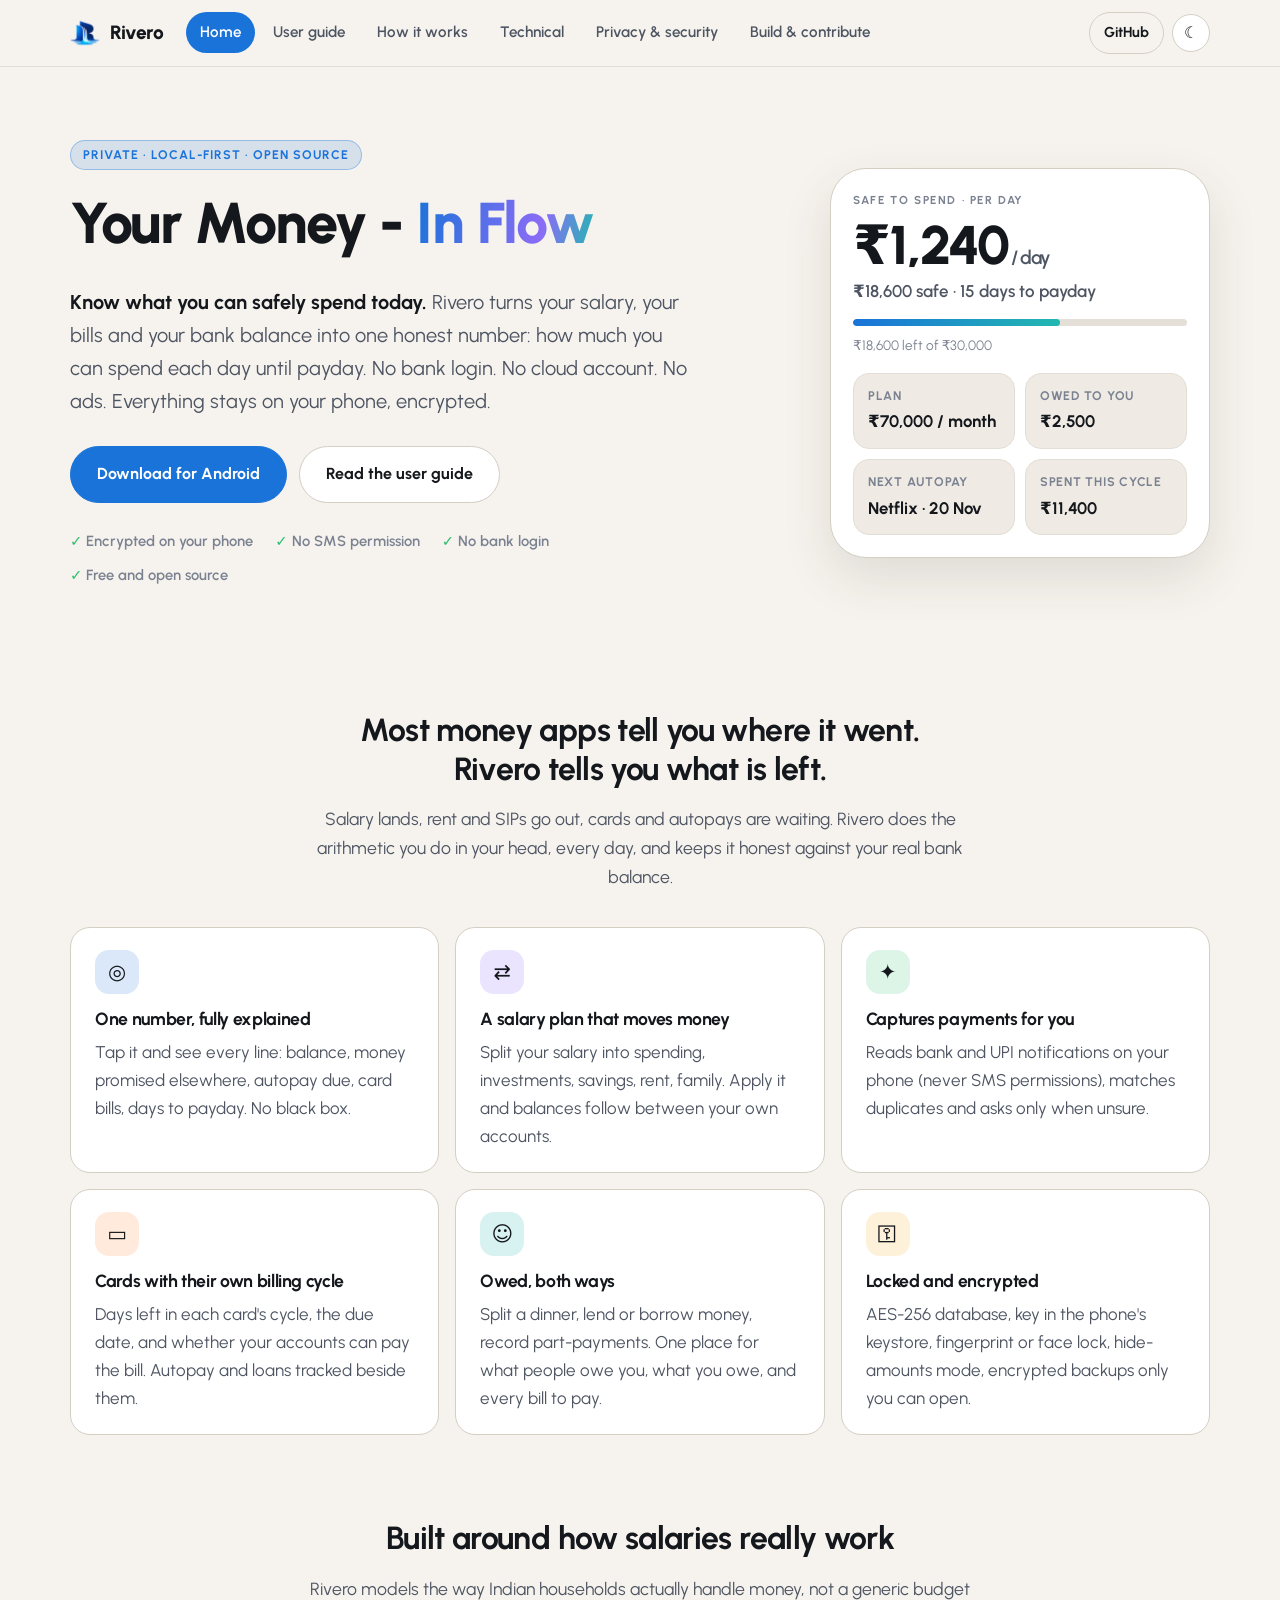
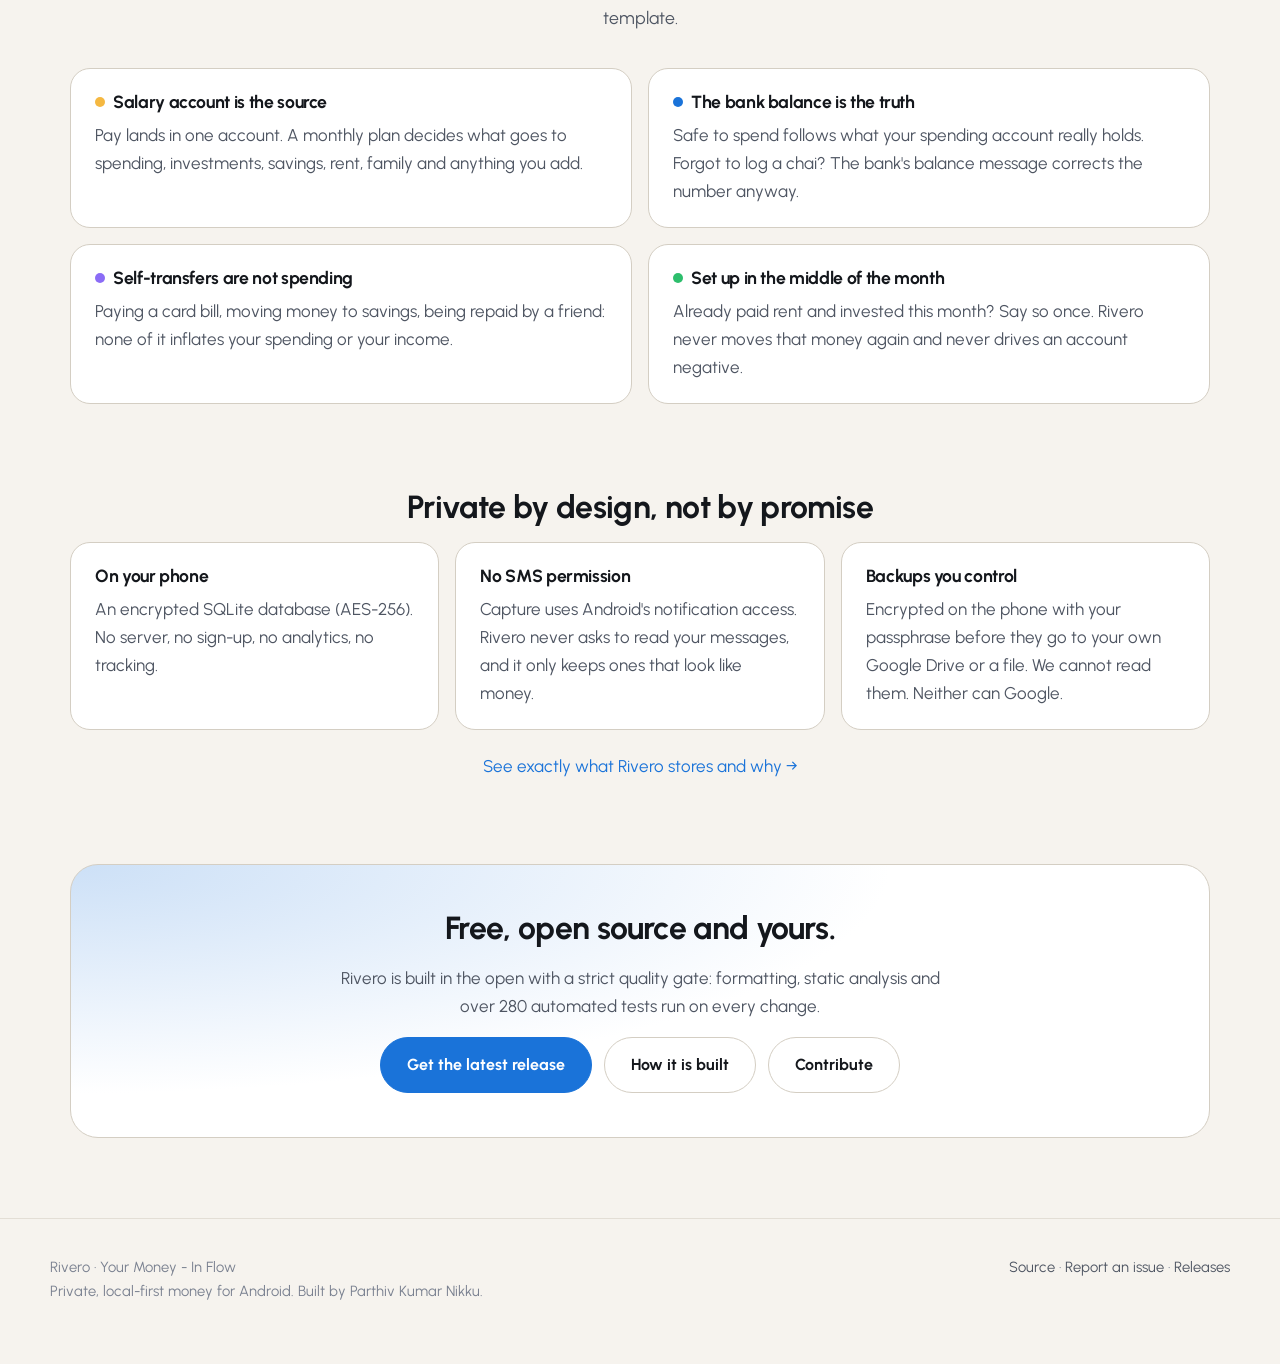
<file: docs/index.html>
<!doctype html>
<html lang="en">
<head>
<meta charset="utf-8">
<meta name="viewport" content="width=device-width, initial-scale=1">
<title>Rivero · Your Money - In Flow</title>
<meta name="description" content="Your Money - In Flow. Rivero is a private, local-first money app for Android. One honest number: what you can safely spend per day until payday. Encrypted on your phone, no bank login, no SMS permission.">
<meta name="theme-color" content="#000000">
<meta name="google-site-verification" content="UUZlqV0MLzT2VakabP84grGJDmQV3-tZlYRApDpBKyg" />
<meta property="og:title" content="Rivero · Your Money - In Flow">
<meta property="og:description" content="Your Money - In Flow. Rivero is a private, local-first money app for Android. One honest number: what you can safely spend per day until payday. Encrypted on your phone, no bank login, no SMS permission.">
<meta property="og:type" content="website">
<meta property="og:image" content="https://scap3sh4rk.github.io/Rivero/assets/Rivero.png">
<meta name="twitter:card" content="summary_large_image">
<link rel="icon" href="assets/favicon.png">
<link rel="apple-touch-icon" href="assets/apple-touch-icon.png">
<link rel="preconnect" href="https://fonts.googleapis.com">
<link rel="preconnect" href="https://fonts.gstatic.com" crossorigin>
<link href="https://fonts.googleapis.com/css2?family=JetBrains+Mono:wght@400;500&family=Urbanist:wght@400;500;600;700;800&display=swap" rel="stylesheet">
<link rel="stylesheet" href="assets/style.css">
</head>
<body>
<header class="top"><div class="top-in">
<a class="brand" href="index.html"><img src="assets/logo.png" alt="">Rivero</a>
<nav aria-label="Documentation"><a href="index.html" aria-current="page">Home</a><a href="user-guide.html">User guide</a><a href="how-it-works.html">How it works</a><a href="technical.html">Technical</a><a href="privacy-security.html">Privacy & security</a><a href="contribute.html">Build & contribute</a></nav>
<div class="tools"><a class="gh" href="https://github.com/scap3sh4rk/Rivero">GitHub</a><button class="icon-btn" id="theme" type="button" aria-label="Switch theme">☀</button></div>
</div></header>

<main>
<section class="hero">
<div>
<span class="badge">Private · Local-first · Open source</span>
<h1>Your Money - <span class="grad">In Flow</span></h1>
<p class="lede"><strong>Know what you can safely spend today.</strong> Rivero turns your salary, your bills and your bank balance into one honest number: how much you can spend each day until payday. No bank login. No cloud account. No ads. Everything stays on your phone, encrypted.</p>
<div class="cta">
<a class="btn primary" href="https://github.com/scap3sh4rk/Rivero/releases/latest">Download for Android</a>
<a class="btn" href="user-guide.html">Read the user guide</a>
</div>
<div class="trust"><span>Encrypted on your phone</span><span>No SMS permission</span><span>No bank login</span><span>Free and open source</span></div>
</div>
<div class="phone" aria-label="Illustration of the Home screen">
<div class="lbl">Safe to spend · per day</div>
<div class="big">₹1,240<small> / day</small></div>
<div style="color:var(--text-2);font-weight:600">₹18,600 safe · 15 days to payday</div>
<div class="bar"><i></i></div>
<div style="font-size:.85rem;color:var(--muted)">₹18,600 left of ₹30,000</div>
<div class="mini">
<div>Plan<b>₹70,000 / month</b></div>
<div>Owed to you<b>₹2,500</b></div>
<div>Next autopay<b>Netflix · 20 Nov</b></div>
<div>Spent this cycle<b>₹11,400</b></div>
</div>
</div>
</section>

<section class="sect">
<h2>Most money apps tell you where it went.<br>Rivero tells you what is left.</h2>
<p class="sub">Salary lands, rent and SIPs go out, cards and autopays are waiting. Rivero does the arithmetic you do in your head, every day, and keeps it honest against your real bank balance.</p>
<div class="grid g3">
<div class="card feat"><div class="ico" style="background:color-mix(in srgb,var(--accent) 16%,transparent)">◎</div><h3>One number, fully explained</h3><p>Tap it and see every line: balance, money promised elsewhere, autopay due, card bills, days to payday. No black box.</p></div>
<div class="card feat"><div class="ico" style="background:color-mix(in srgb,var(--violet) 18%,transparent)">⇄</div><h3>A salary plan that moves money</h3><p>Split your salary into spending, investments, savings, rent, family. Apply it and balances follow between your own accounts.</p></div>
<div class="card feat"><div class="ico" style="background:color-mix(in srgb,var(--success) 16%,transparent)">✦</div><h3>Captures payments for you</h3><p>Reads bank and UPI notifications on your phone (never SMS permissions), matches duplicates and asks only when unsure.</p></div>
<div class="card feat"><div class="ico" style="background:color-mix(in srgb,var(--orange) 18%,transparent)">▭</div><h3>Cards with their own billing cycle</h3><p>Days left in each card's cycle, the due date, and whether your accounts can pay the bill. Autopay and loans tracked beside them.</p></div>
<div class="card feat"><div class="ico" style="background:color-mix(in srgb,var(--teal) 18%,transparent)">☺</div><h3>Owed, both ways</h3><p>Split a dinner, lend or borrow money, record part-payments. One place for what people owe you, what you owe, and every bill to pay.</p></div>
<div class="card feat"><div class="ico" style="background:color-mix(in srgb,var(--amber) 20%,transparent)">⚿</div><h3>Locked and encrypted</h3><p>AES-256 database, key in the phone's keystore, fingerprint or face lock, hide-amounts mode, encrypted backups only you can open.</p></div>
</div>
</section>

<section class="sect">
<h2>Built around how salaries really work</h2>
<p class="sub">Rivero models the way Indian households actually handle money, not a generic budget template.</p>
<div class="grid g2">
<div class="card"><h3><span class="dot" style="background:var(--amber)"></span>Salary account is the source</h3><p>Pay lands in one account. A monthly plan decides what goes to spending, investments, savings, rent, family and anything you add.</p></div>
<div class="card"><h3><span class="dot" style="background:var(--accent)"></span>The bank balance is the truth</h3><p>Safe to spend follows what your spending account really holds. Forgot to log a chai? The bank's balance message corrects the number anyway.</p></div>
<div class="card"><h3><span class="dot" style="background:var(--violet)"></span>Self-transfers are not spending</h3><p>Paying a card bill, moving money to savings, being repaid by a friend: none of it inflates your spending or your income.</p></div>
<div class="card"><h3><span class="dot" style="background:var(--success)"></span>Set up in the middle of the month</h3><p>Already paid rent and invested this month? Say so once. Rivero never moves that money again and never drives an account negative.</p></div>
</div>
</section>

<section class="sect">
<h2>Private by design, not by promise</h2>
<div class="grid g3">
<div class="card"><h3>On your phone</h3><p>An encrypted SQLite database (AES-256). No server, no sign-up, no analytics, no tracking.</p></div>
<div class="card"><h3>No SMS permission</h3><p>Capture uses Android's notification access. Rivero never asks to read your messages, and it only keeps ones that look like money.</p></div>
<div class="card"><h3>Backups you control</h3><p>Encrypted on the phone with your passphrase before they go to your own Google Drive or a file. We cannot read them. Neither can Google.</p></div>
</div>
<p style="text-align:center;margin-top:22px"><a href="privacy-security.html">See exactly what Rivero stores and why →</a></p>
</section>

<section class="band">
<h2>Free, open source and yours.</h2>
<p>Rivero is built in the open with a strict quality gate: formatting, static analysis and over 280 automated tests run on every change.</p>
<div class="cta">
<a class="btn primary" href="https://github.com/scap3sh4rk/Rivero/releases/latest">Get the latest release</a>
<a class="btn" href="technical.html">How it is built</a>
<a class="btn" href="contribute.html">Contribute</a>
</div>
</section>
</main>
<footer><div class="foot-in">
<div>Rivero · Your Money - In Flow<br>Private, local-first money for Android. Built by Parthiv Kumar Nikku.</div>
<div><a href="https://github.com/scap3sh4rk/Rivero">Source</a> · <a href="https://github.com/scap3sh4rk/Rivero/issues">Report an issue</a> · <a href="https://github.com/scap3sh4rk/Rivero/releases">Releases</a></div>
</div></footer>
<script src="assets/site.js"></script>
</body>
</html>
</file>
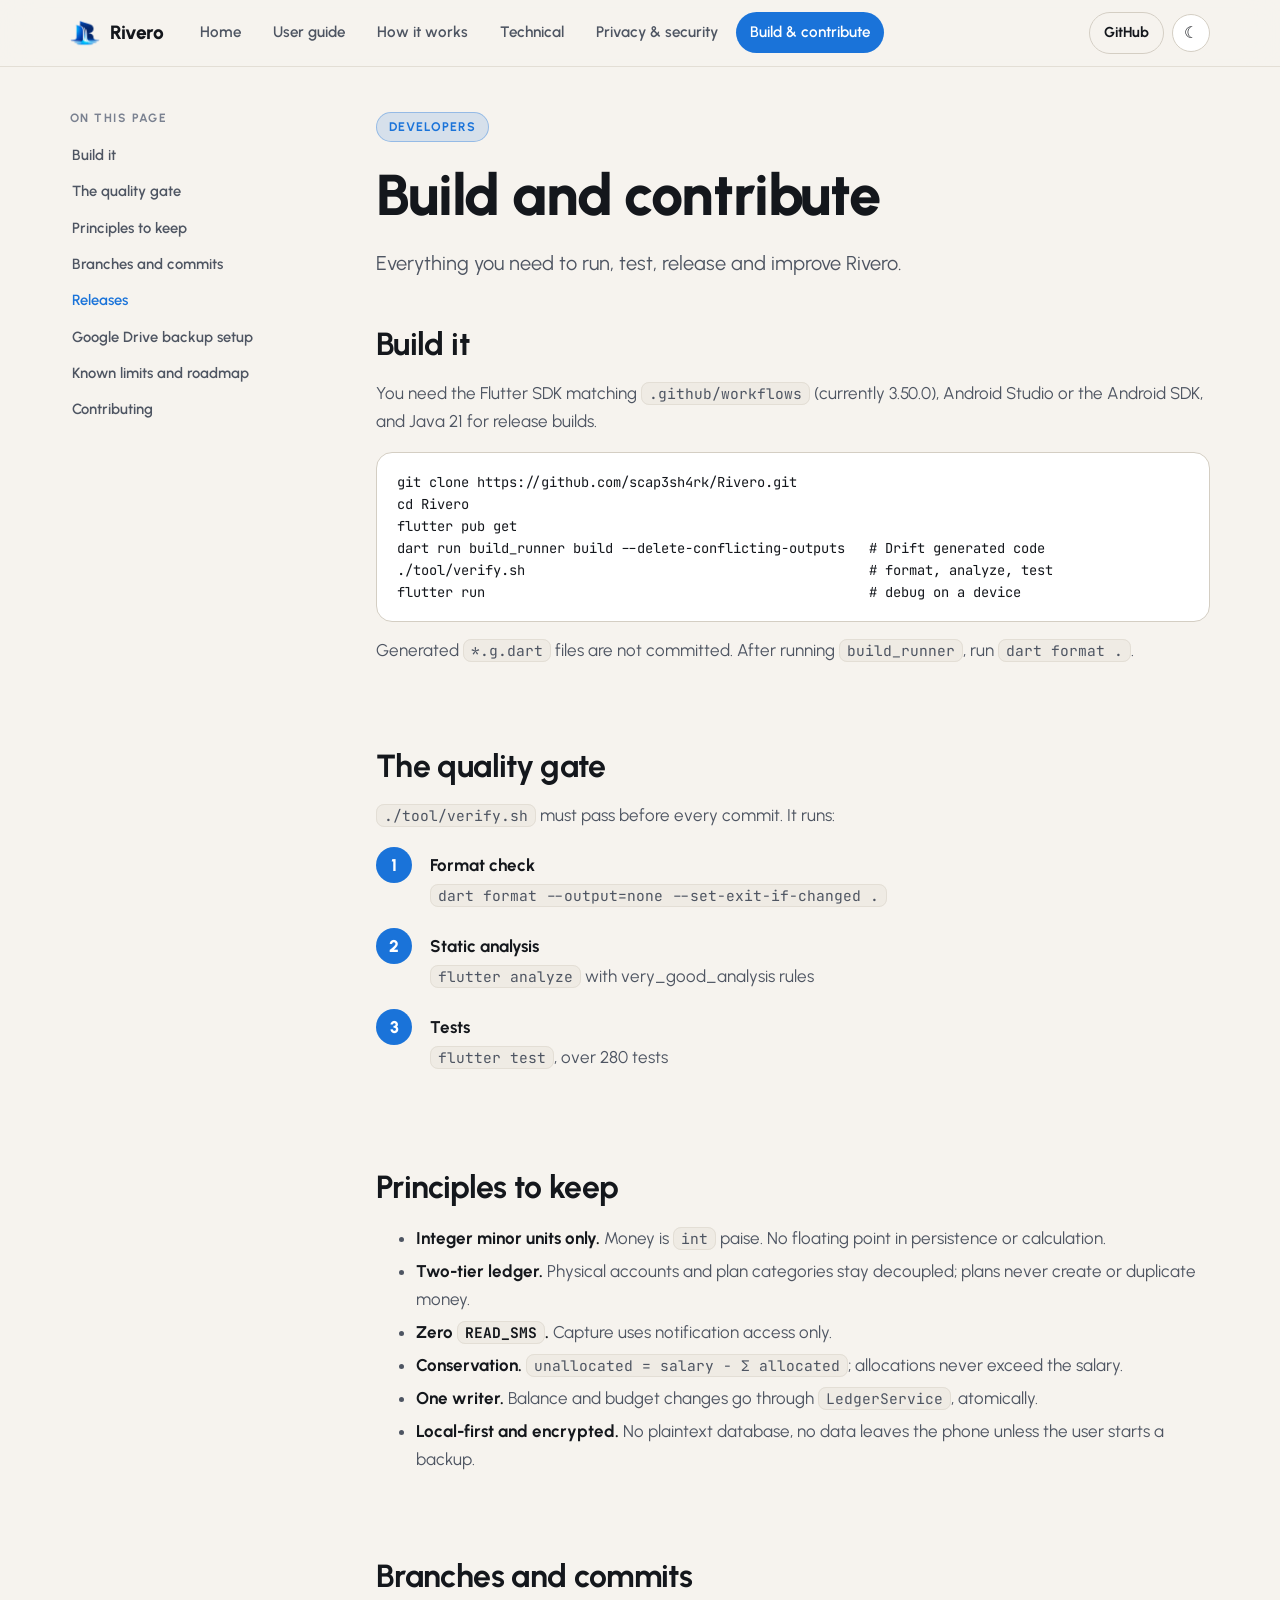
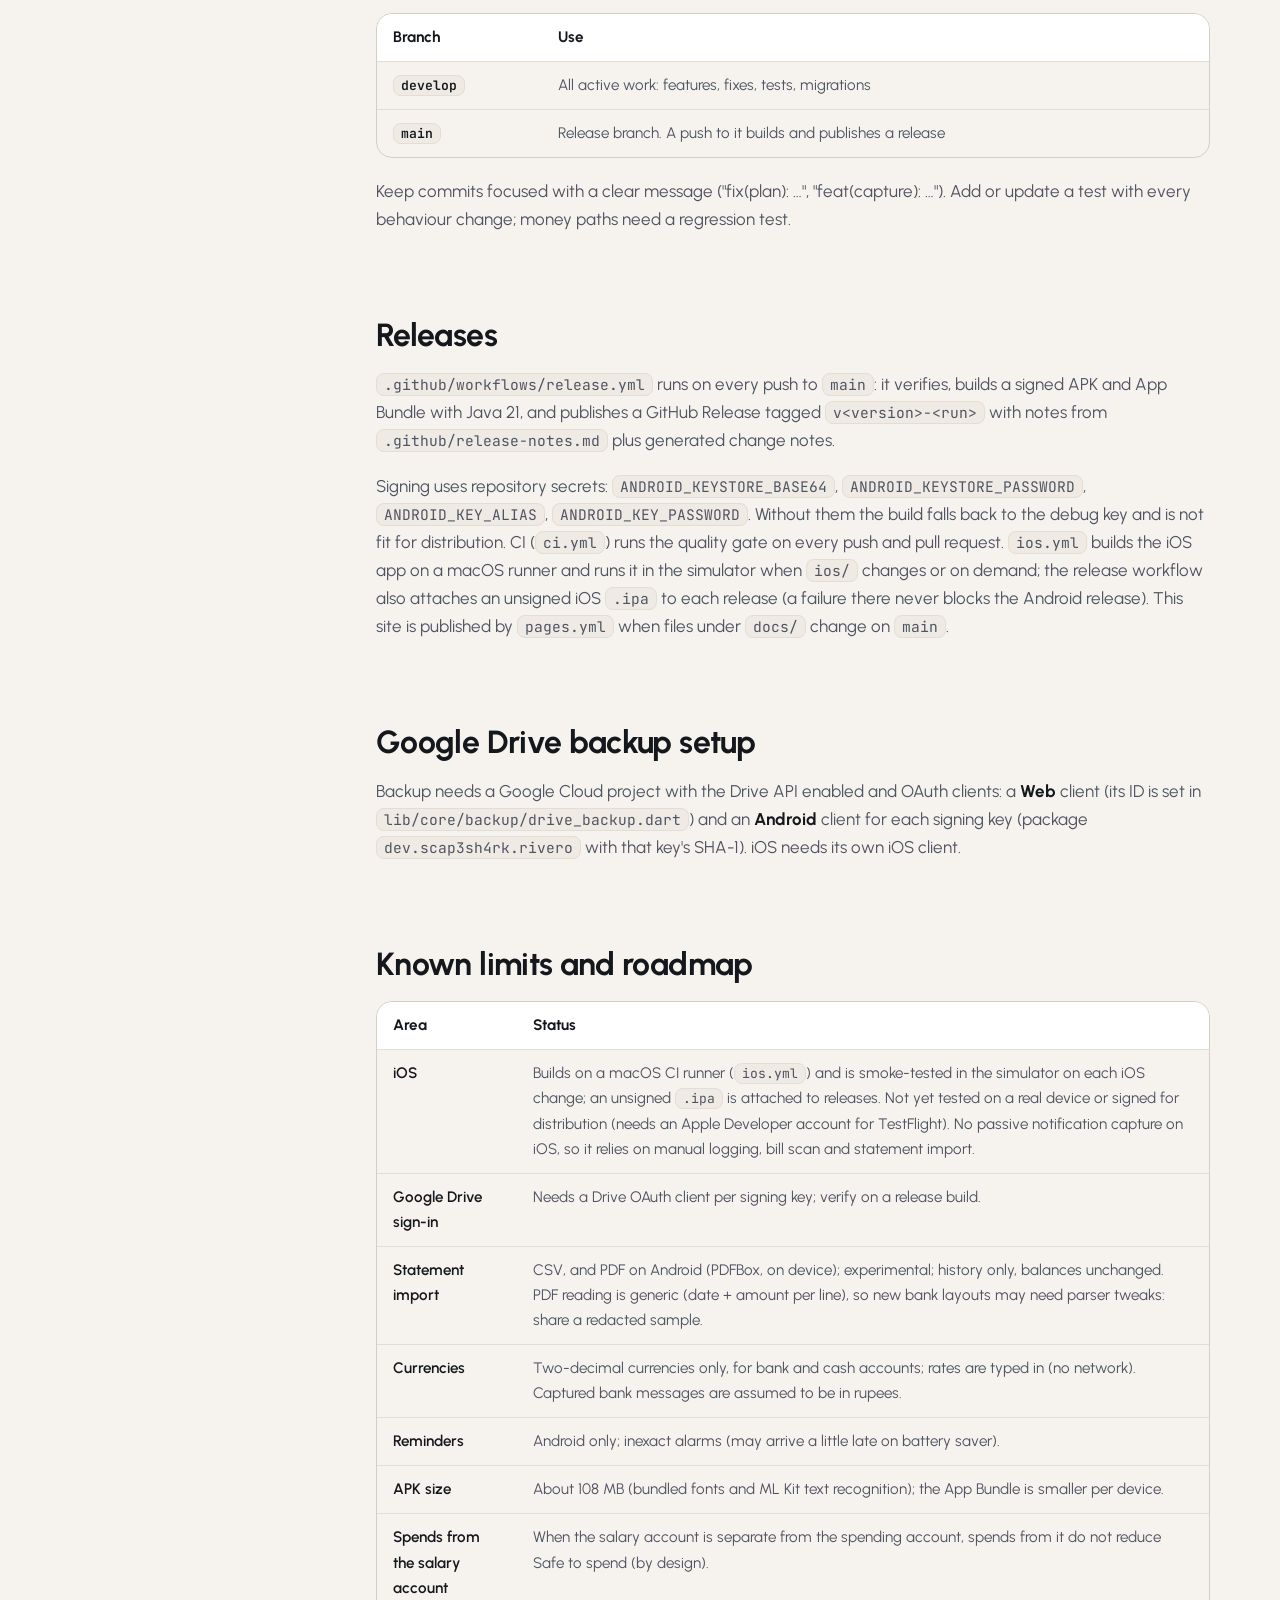
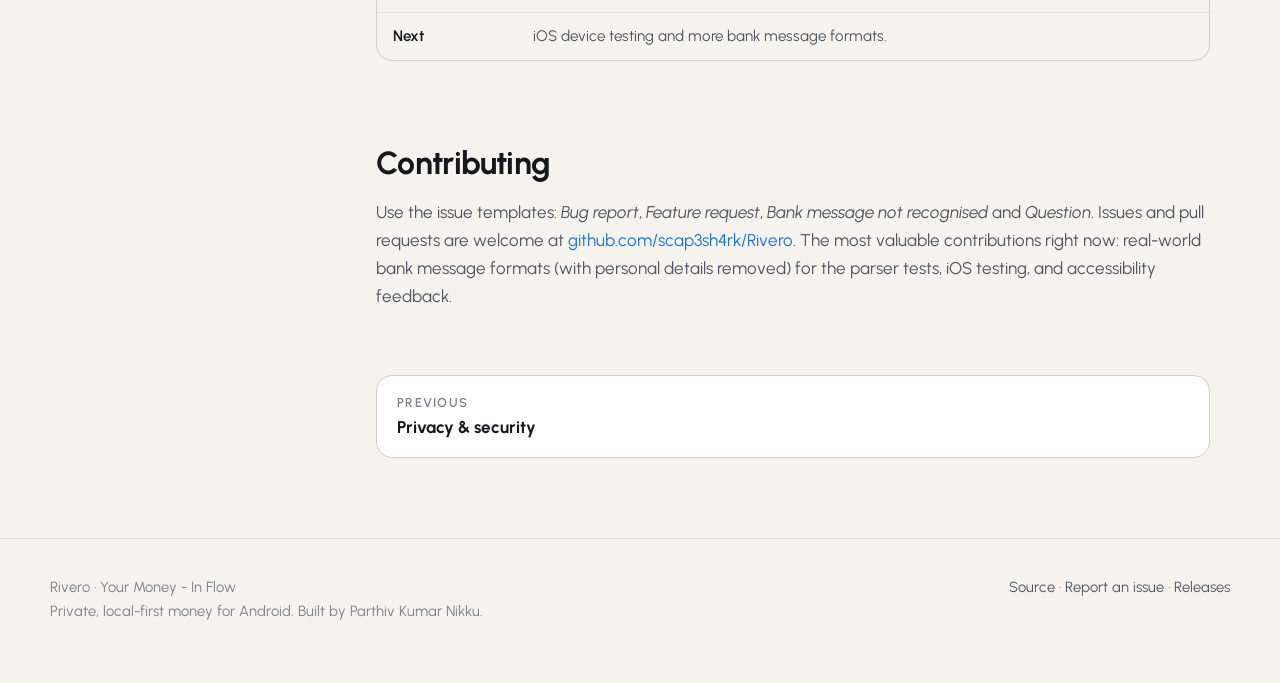
<file: docs/contribute.html>
<!doctype html>
<html lang="en">
<head>
<meta charset="utf-8">
<meta name="viewport" content="width=device-width, initial-scale=1">
<title>Build & contribute · Rivero</title>
<meta name="description" content="Build Rivero from source, the quality gate, branches, releases, CI and known limits.">
<meta name="theme-color" content="#000000">
<meta property="og:title" content="Build & contribute · Rivero">
<meta property="og:description" content="Build Rivero from source, the quality gate, branches, releases, CI and known limits.">
<meta property="og:type" content="website">
<meta property="og:image" content="https://scap3sh4rk.github.io/Rivero/assets/Rivero.png">
<meta name="twitter:card" content="summary_large_image">
<link rel="icon" href="assets/favicon.png">
<link rel="apple-touch-icon" href="assets/apple-touch-icon.png">
<link rel="preconnect" href="https://fonts.googleapis.com">
<link rel="preconnect" href="https://fonts.gstatic.com" crossorigin>
<link href="https://fonts.googleapis.com/css2?family=JetBrains+Mono:wght@400;500&family=Urbanist:wght@400;500;600;700;800&display=swap" rel="stylesheet">
<link rel="stylesheet" href="assets/style.css">
</head>
<body>
<header class="top"><div class="top-in">
<a class="brand" href="index.html"><img src="assets/logo.png" alt="">Rivero</a>
<nav aria-label="Documentation"><a href="index.html">Home</a><a href="user-guide.html">User guide</a><a href="how-it-works.html">How it works</a><a href="technical.html">Technical</a><a href="privacy-security.html">Privacy & security</a><a href="contribute.html" aria-current="page">Build & contribute</a></nav>
<div class="tools"><a class="gh" href="https://github.com/scap3sh4rk/Rivero">GitHub</a><button class="icon-btn" id="theme" type="button" aria-label="Switch theme">☀</button></div>
</div></header>
<main><div class="doc">
<aside class="toc"><h4>On this page</h4><a href="#build-it">Build it</a><a href="#the-quality-gate">The quality gate</a><a href="#principles-to-keep">Principles to keep</a><a href="#branches-and-commits">Branches and commits</a><a href="#releases">Releases</a><a href="#google-drive-backup-setup">Google Drive backup setup</a><a href="#known-limits-and-roadmap">Known limits and roadmap</a><a href="#contributing">Contributing</a></aside>
<article>
<span class="badge">Developers</span>
<h1>Build and contribute</h1>
<p class="lede">Everything you need to run, test, release and improve Rivero.</p>

<h2 id="build-it">Build it</h2>
<p>You need the Flutter SDK matching <code>.github/workflows</code> (currently 3.50.0), Android Studio or the Android SDK, and Java 21 for release builds.</p>
<pre><code>git clone https://github.com/scap3sh4rk/Rivero.git
cd Rivero
flutter pub get
dart run build_runner build --delete-conflicting-outputs   # Drift generated code
./tool/verify.sh                                           # format, analyze, test
flutter run                                                # debug on a device</code></pre>
<p>Generated <code>*.g.dart</code> files are not committed. After running <code>build_runner</code>, run <code>dart format .</code>.</p>

<h2 id="the-quality-gate">The quality gate</h2>
<p><code>./tool/verify.sh</code> must pass before every commit. It runs:</p>
<ol class="steps">
<li><strong>Format check</strong><code>dart format --output=none --set-exit-if-changed .</code></li>
<li><strong>Static analysis</strong><code>flutter analyze</code> with very_good_analysis rules</li>
<li><strong>Tests</strong><code>flutter test</code>, over 280 tests</li>
</ol>

<h2 id="principles-to-keep">Principles to keep</h2>
<ul>
<li><strong>Integer minor units only.</strong> Money is <code>int</code> paise. No floating point in persistence or calculation.</li>
<li><strong>Two-tier ledger.</strong> Physical accounts and plan categories stay decoupled; plans never create or duplicate money.</li>
<li><strong>Zero <code>READ_SMS</code>.</strong> Capture uses notification access only.</li>
<li><strong>Conservation.</strong> <code>unallocated = salary − Σ allocated</code>; allocations never exceed the salary.</li>
<li><strong>One writer.</strong> Balance and budget changes go through <code>LedgerService</code>, atomically.</li>
<li><strong>Local-first and encrypted.</strong> No plaintext database, no data leaves the phone unless the user starts a backup.</li>
</ul>

<h2 id="branches-and-commits">Branches and commits</h2>
<table>
<tr><th>Branch</th><th>Use</th></tr>
<tr><td><code>develop</code></td><td>All active work: features, fixes, tests, migrations</td></tr>
<tr><td><code>main</code></td><td>Release branch. A push to it builds and publishes a release</td></tr>
</table>
<p>Keep commits focused with a clear message ("fix(plan): …", "feat(capture): …"). Add or update a test with every behaviour change; money paths need a regression test.</p>

<h2 id="releases">Releases</h2>
<p><code>.github/workflows/release.yml</code> runs on every push to <code>main</code>: it verifies, builds a signed APK and App Bundle with Java 21, and publishes a GitHub Release tagged <code>v&lt;version&gt;-&lt;run&gt;</code> with notes from <code>.github/release-notes.md</code> plus generated change notes.</p>
<p>Signing uses repository secrets: <code>ANDROID_KEYSTORE_BASE64</code>, <code>ANDROID_KEYSTORE_PASSWORD</code>, <code>ANDROID_KEY_ALIAS</code>, <code>ANDROID_KEY_PASSWORD</code>. Without them the build falls back to the debug key and is not fit for distribution. CI (<code>ci.yml</code>) runs the quality gate on every push and pull request. <code>ios.yml</code> builds the iOS app on a macOS runner and runs it in the simulator when <code>ios/</code> changes or on demand; the release workflow also attaches an unsigned iOS <code>.ipa</code> to each release (a failure there never blocks the Android release). This site is published by <code>pages.yml</code> when files under <code>docs/</code> change on <code>main</code>.</p>

<h2 id="google-drive-backup-setup">Google Drive backup setup</h2>
<p>Backup needs a Google Cloud project with the Drive API enabled and OAuth clients: a <strong>Web</strong> client (its ID is set in <code>lib/core/backup/drive_backup.dart</code>) and an <strong>Android</strong> client for each signing key (package <code>dev.scap3sh4rk.rivero</code> with that key's SHA-1). iOS needs its own iOS client.</p>

<h2 id="known-limits-and-roadmap">Known limits and roadmap</h2>
<table>
<tr><th>Area</th><th>Status</th></tr>
<tr><td>iOS</td><td>Builds on a macOS CI runner (<code>ios.yml</code>) and is smoke-tested in the simulator on each iOS change; an unsigned <code>.ipa</code> is attached to releases. Not yet tested on a real device or signed for distribution (needs an Apple Developer account for TestFlight). No passive notification capture on iOS, so it relies on manual logging, bill scan and statement import.</td></tr>
<tr><td>Google Drive sign-in</td><td>Needs a Drive OAuth client per signing key; verify on a release build.</td></tr>
<tr><td>Statement import</td><td>CSV, and PDF on Android (PDFBox, on device); experimental; history only, balances unchanged. PDF reading is generic (date + amount per line), so new bank layouts may need parser tweaks: share a redacted sample.</td></tr>
<tr><td>Currencies</td><td>Two-decimal currencies only, for bank and cash accounts; rates are typed in (no network). Captured bank messages are assumed to be in rupees.</td></tr>
<tr><td>Reminders</td><td>Android only; inexact alarms (may arrive a little late on battery saver).</td></tr>
<tr><td>APK size</td><td>About 108 MB (bundled fonts and ML Kit text recognition); the App Bundle is smaller per device.</td></tr>
<tr><td>Spends from the salary account</td><td>When the salary account is separate from the spending account, spends from it do not reduce Safe to spend (by design).</td></tr>
<tr><td>Next</td><td>iOS device testing and more bank message formats.</td></tr>
</table>

<h2 id="contributing">Contributing</h2>
<p>Use the issue templates: <em>Bug report</em>, <em>Feature request</em>, <em>Bank message not recognised</em> and <em>Question</em>. Issues and pull requests are welcome at <a href="https://github.com/scap3sh4rk/Rivero">github.com/scap3sh4rk/Rivero</a>. The most valuable contributions right now: real-world bank message formats (with personal details removed) for the parser tests, iOS testing, and accessibility feedback.</p>

<div class="pager"><a href="privacy-security.html"><small>Previous</small>Privacy & security</a></div>
</article></div></main>
<footer><div class="foot-in">
<div>Rivero · Your Money - In Flow<br>Private, local-first money for Android. Built by Parthiv Kumar Nikku.</div>
<div><a href="https://github.com/scap3sh4rk/Rivero">Source</a> · <a href="https://github.com/scap3sh4rk/Rivero/issues">Report an issue</a> · <a href="https://github.com/scap3sh4rk/Rivero/releases">Releases</a></div>
</div></footer>
<script src="assets/site.js"></script>
</body>
</html>
</file>
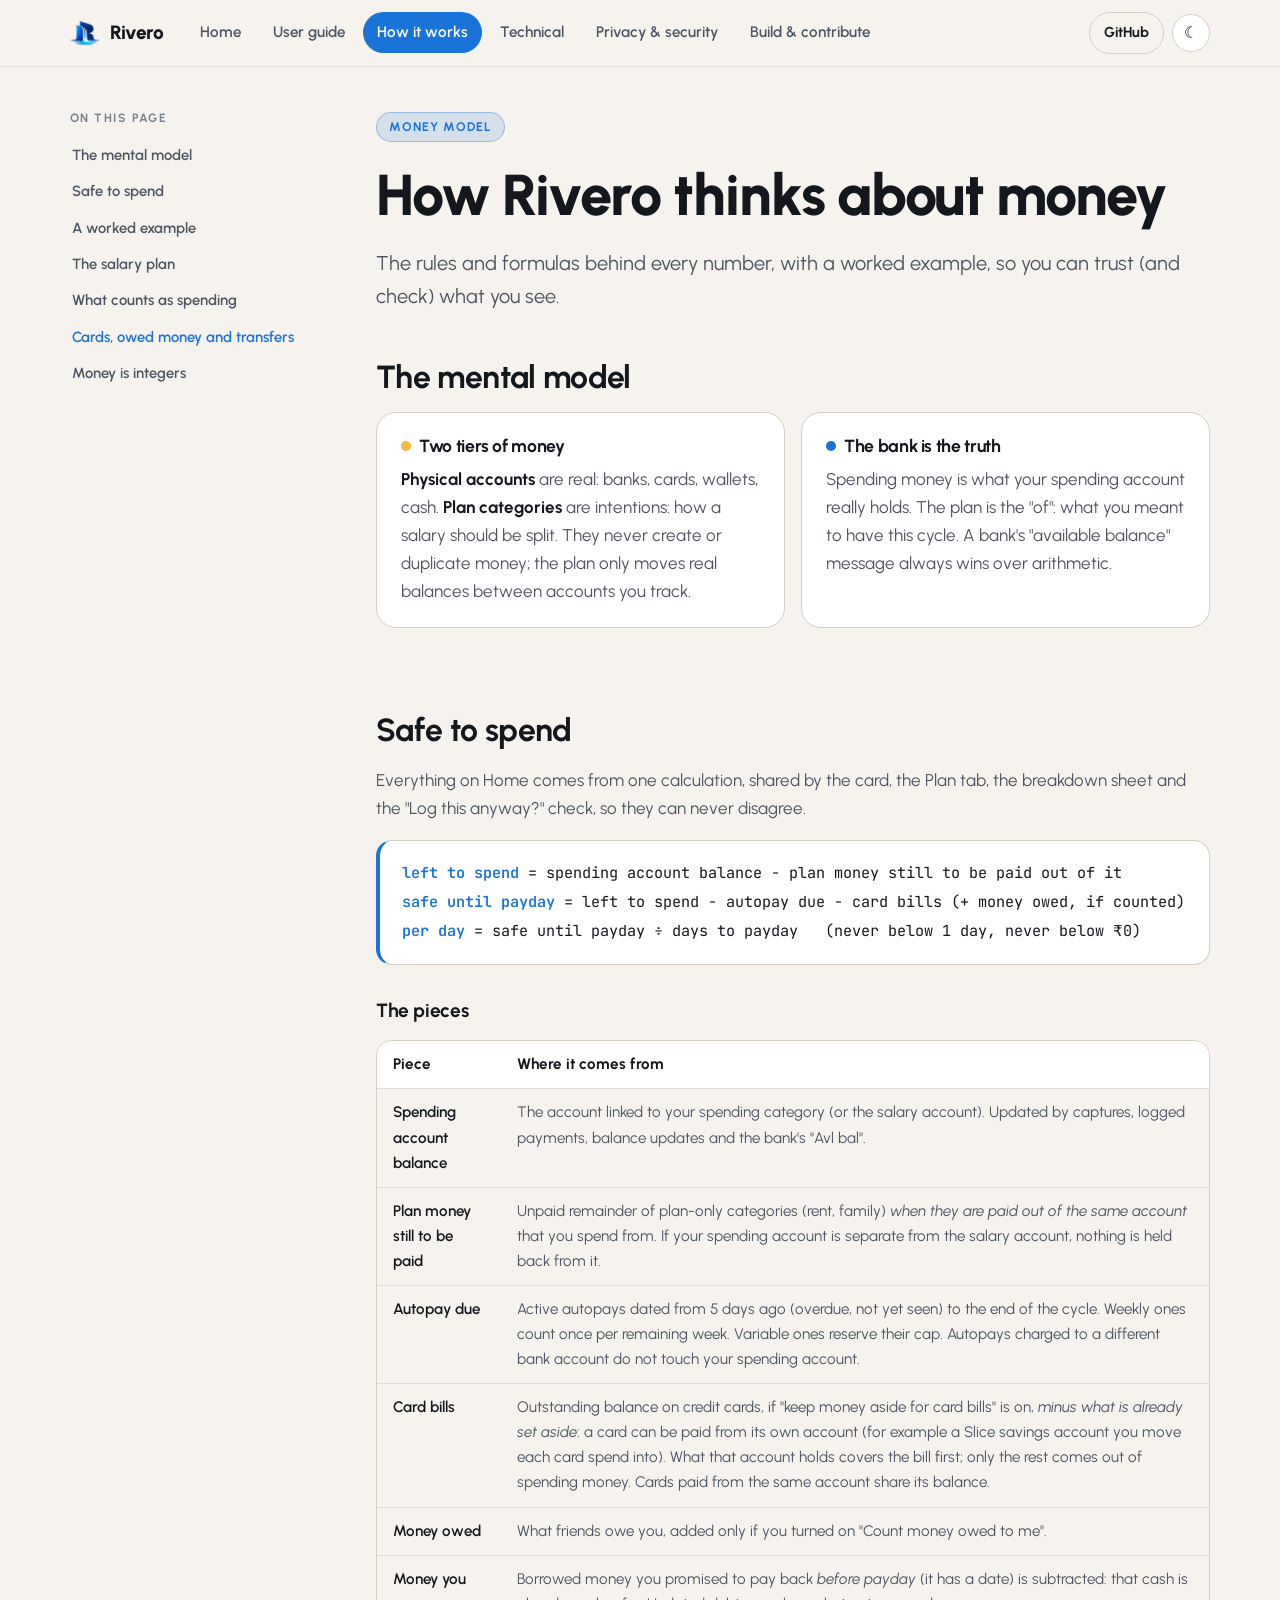
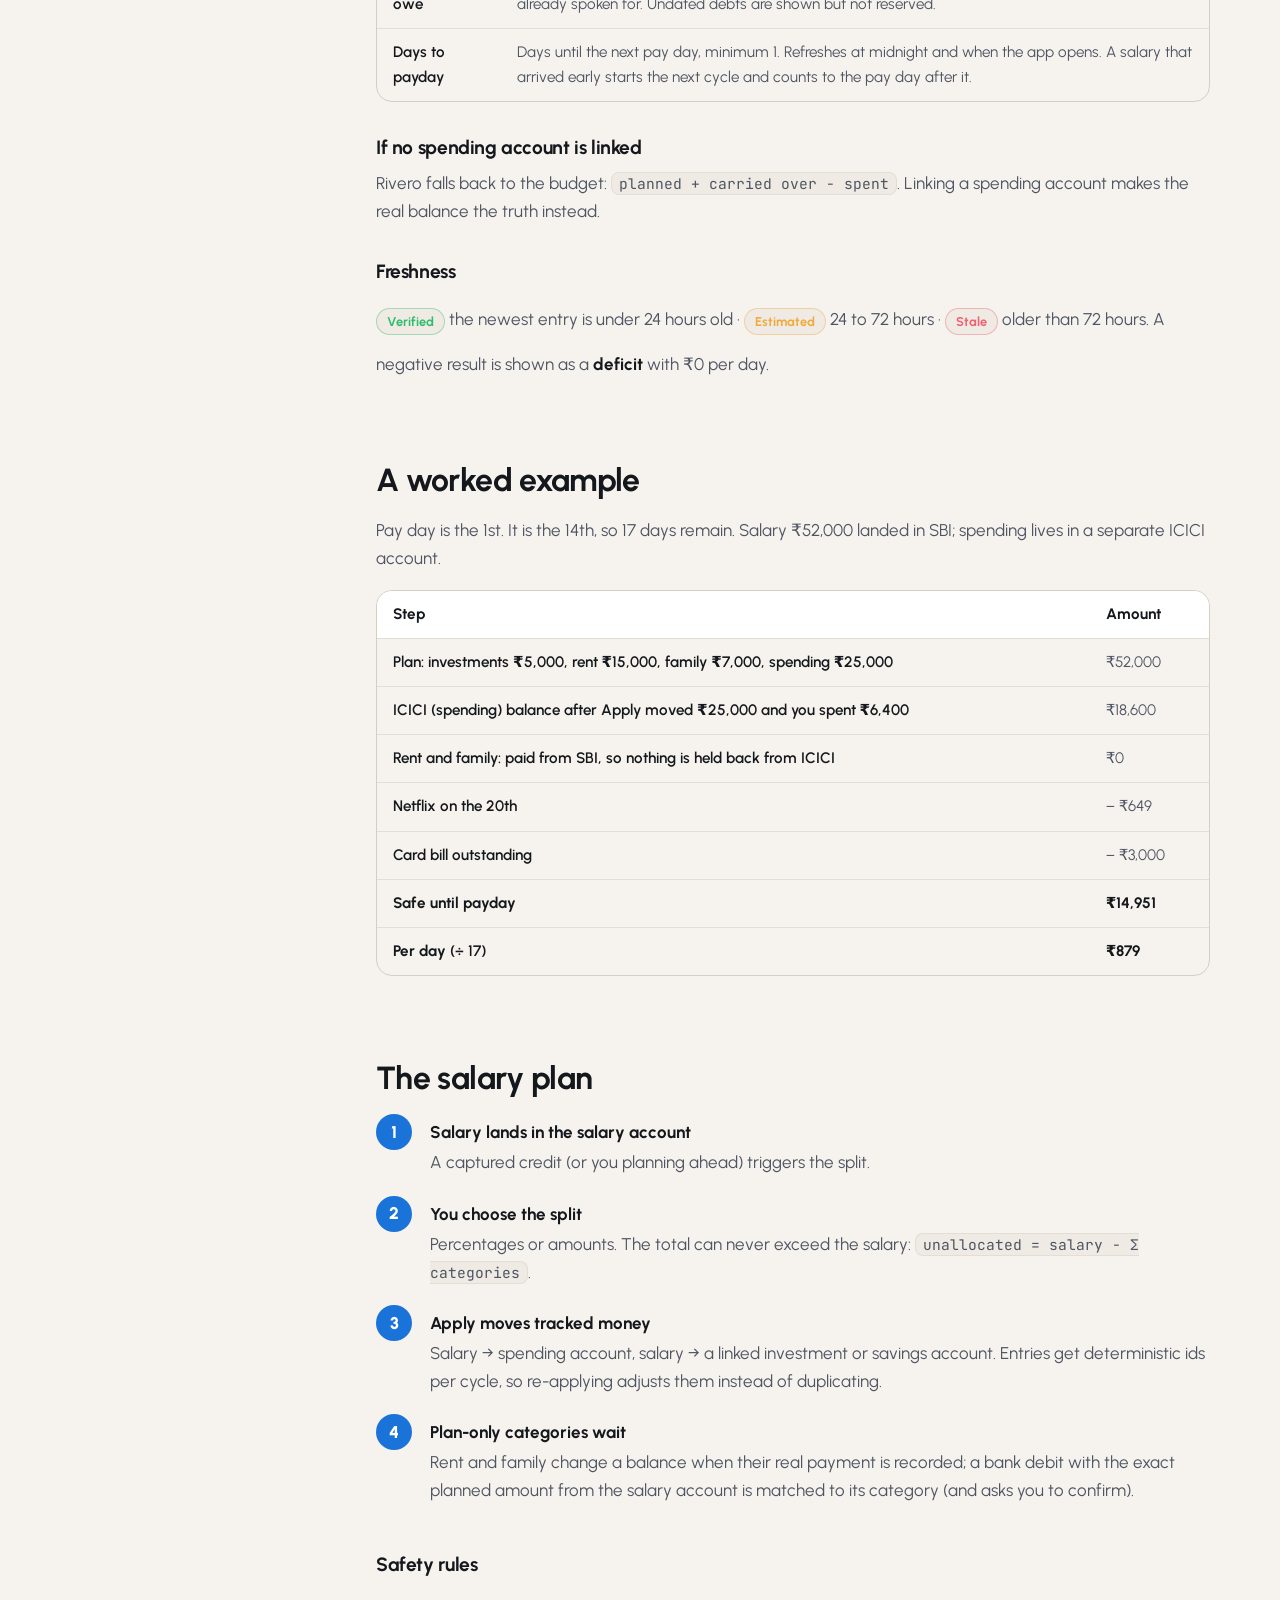
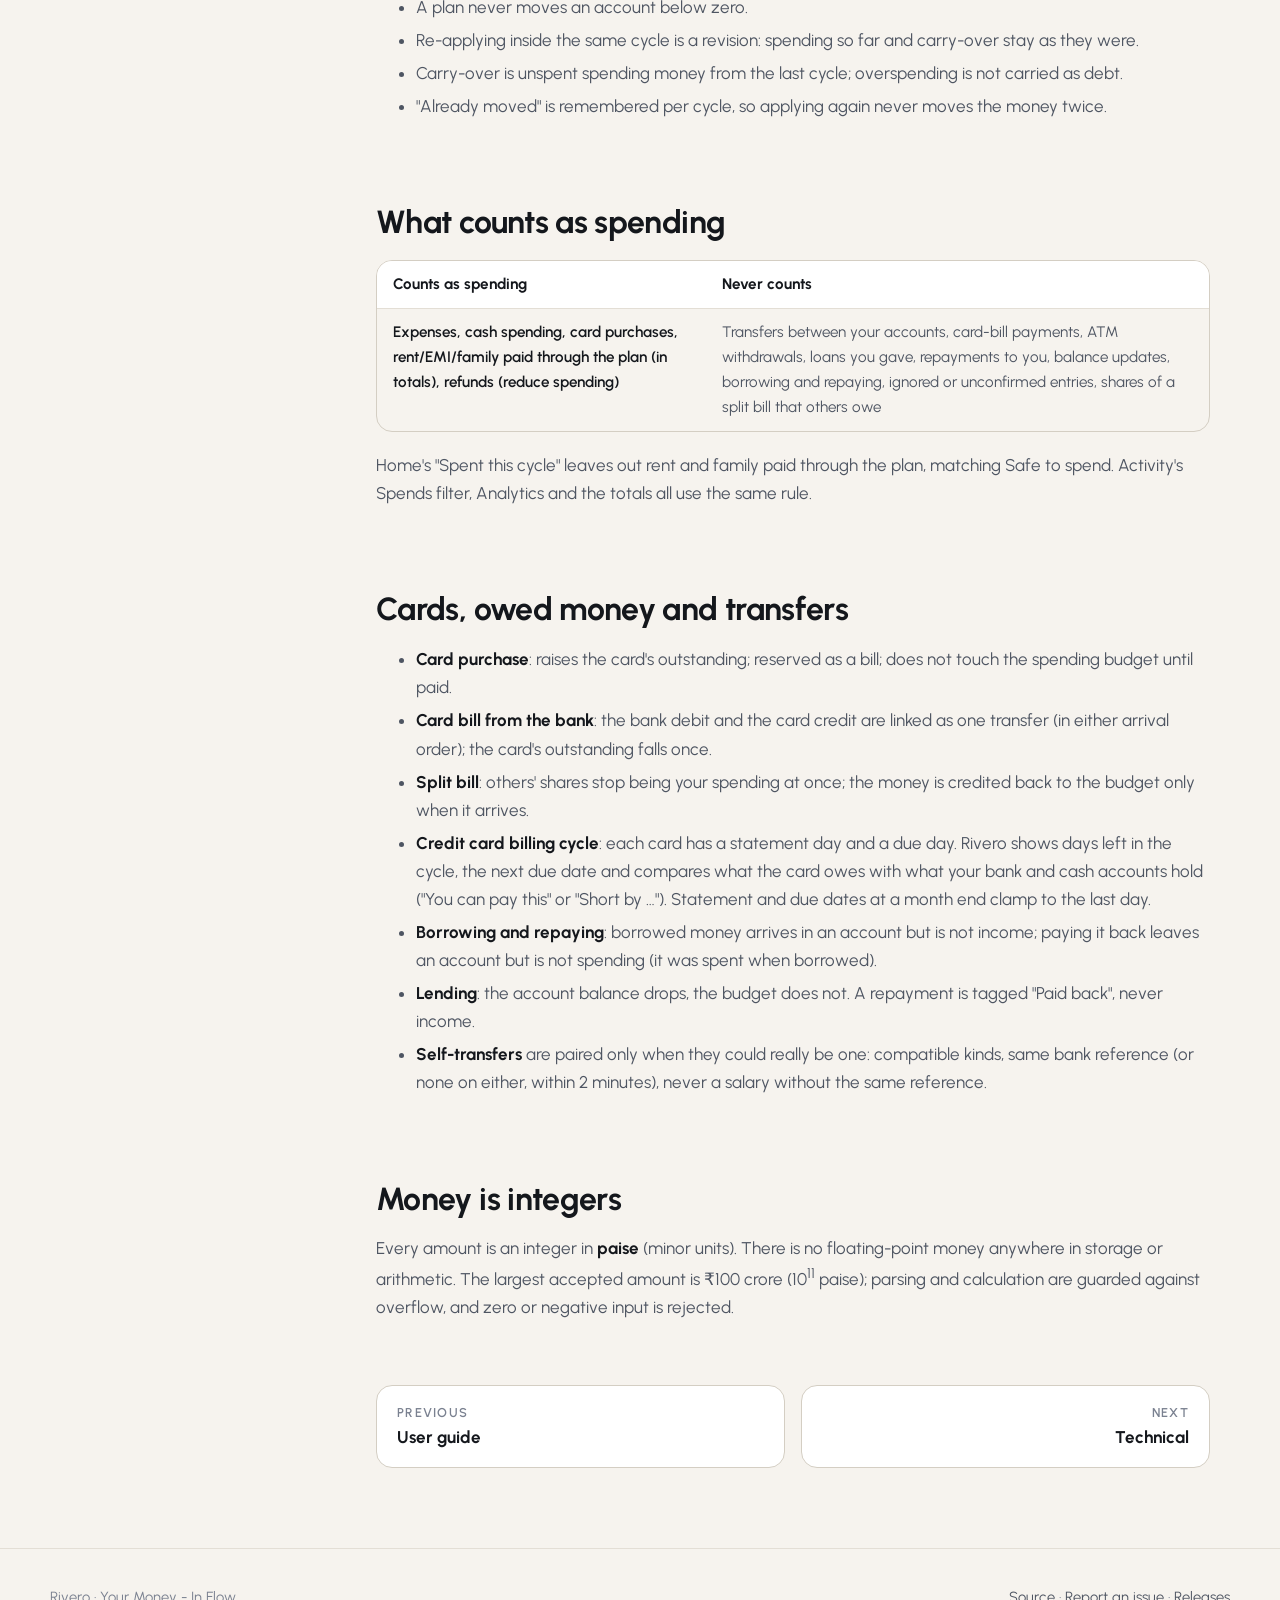
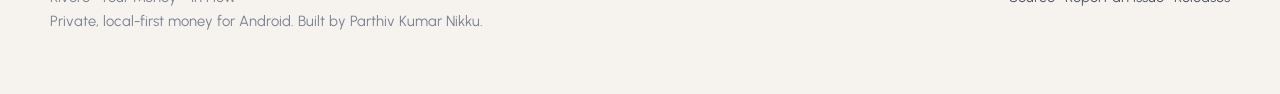
<file: docs/how-it-works.html>
<!doctype html>
<html lang="en">
<head>
<meta charset="utf-8">
<meta name="viewport" content="width=device-width, initial-scale=1">
<title>How it works · Rivero</title>
<meta name="description" content="The money model behind Rivero: safe to spend, the salary plan, what counts as spending, cards and owed money.">
<meta name="theme-color" content="#000000">
<meta property="og:title" content="How it works · Rivero">
<meta property="og:description" content="The money model behind Rivero: safe to spend, the salary plan, what counts as spending, cards and owed money.">
<meta property="og:type" content="website">
<meta property="og:image" content="https://scap3sh4rk.github.io/Rivero/assets/Rivero.png">
<meta name="twitter:card" content="summary_large_image">
<link rel="icon" href="assets/favicon.png">
<link rel="apple-touch-icon" href="assets/apple-touch-icon.png">
<link rel="preconnect" href="https://fonts.googleapis.com">
<link rel="preconnect" href="https://fonts.gstatic.com" crossorigin>
<link href="https://fonts.googleapis.com/css2?family=JetBrains+Mono:wght@400;500&family=Urbanist:wght@400;500;600;700;800&display=swap" rel="stylesheet">
<link rel="stylesheet" href="assets/style.css">
</head>
<body>
<header class="top"><div class="top-in">
<a class="brand" href="index.html"><img src="assets/logo.png" alt="">Rivero</a>
<nav aria-label="Documentation"><a href="index.html">Home</a><a href="user-guide.html">User guide</a><a href="how-it-works.html" aria-current="page">How it works</a><a href="technical.html">Technical</a><a href="privacy-security.html">Privacy & security</a><a href="contribute.html">Build & contribute</a></nav>
<div class="tools"><a class="gh" href="https://github.com/scap3sh4rk/Rivero">GitHub</a><button class="icon-btn" id="theme" type="button" aria-label="Switch theme">☀</button></div>
</div></header>
<main><div class="doc">
<aside class="toc"><h4>On this page</h4><a href="#the-mental-model">The mental model</a><a href="#safe-to-spend">Safe to spend</a><a href="#a-worked-example">A worked example</a><a href="#the-salary-plan">The salary plan</a><a href="#what-counts-as-spending">What counts as spending</a><a href="#cards-owed-money-and-transfers">Cards, owed money and transfers</a><a href="#money-is-integers">Money is integers</a></aside>
<article>
<span class="badge">Money model</span>
<h1>How Rivero thinks about money</h1>
<p class="lede">The rules and formulas behind every number, with a worked example, so you can trust (and check) what you see.</p>

<h2 id="the-mental-model">The mental model</h2>
<div class="grid g2">
<div class="card"><h3><span class="dot" style="background:var(--amber)"></span>Two tiers of money</h3><p><strong>Physical accounts</strong> are real: banks, cards, wallets, cash. <strong>Plan categories</strong> are intentions: how a salary should be split. They never create or duplicate money; the plan only moves real balances between accounts you track.</p></div>
<div class="card"><h3><span class="dot" style="background:var(--accent)"></span>The bank is the truth</h3><p>Spending money is what your spending account really holds. The plan is the "of": what you meant to have this cycle. A bank's "available balance" message always wins over arithmetic.</p></div>
</div>

<h2 id="safe-to-spend">Safe to spend</h2>
<p>Everything on Home comes from one calculation, shared by the card, the Plan tab, the breakdown sheet and the "Log this anyway?" check, so they can never disagree.</p>
<div class="formula">
<b>left to spend</b> = spending account balance − plan money still to be paid out of it<br>
<b>safe until payday</b> = left to spend − autopay due − card bills (+ money owed, if counted)<br>
<b>per day</b> = safe until payday ÷ days to payday &nbsp;&nbsp;(never below 1 day, never below ₹0)
</div>
<h3>The pieces</h3>
<table>
<tr><th>Piece</th><th>Where it comes from</th></tr>
<tr><td>Spending account balance</td><td>The account linked to your spending category (or the salary account). Updated by captures, logged payments, balance updates and the bank's "Avl bal".</td></tr>
<tr><td>Plan money still to be paid</td><td>Unpaid remainder of plan-only categories (rent, family) <em>when they are paid out of the same account</em> that you spend from. If your spending account is separate from the salary account, nothing is held back from it.</td></tr>
<tr><td>Autopay due</td><td>Active autopays dated from 5 days ago (overdue, not yet seen) to the end of the cycle. Weekly ones count once per remaining week. Variable ones reserve their cap. Autopays charged to a different bank account do not touch your spending account.</td></tr>
<tr><td>Card bills</td><td>Outstanding balance on credit cards, if "keep money aside for card bills" is on, <em>minus what is already set aside</em>: a card can be paid from its own account (for example a Slice savings account you move each card spend into). What that account holds covers the bill first; only the rest comes out of spending money. Cards paid from the same account share its balance.</td></tr>
<tr><td>Money owed</td><td>What friends owe you, added only if you turned on "Count money owed to me".</td></tr>
<tr><td>Money you owe</td><td>Borrowed money you promised to pay back <em>before payday</em> (it has a date) is subtracted: that cash is already spoken for. Undated debts are shown but not reserved.</td></tr>
<tr><td>Days to payday</td><td>Days until the next pay day, minimum 1. Refreshes at midnight and when the app opens. A salary that arrived early starts the next cycle and counts to the pay day after it.</td></tr>
</table>
<h3>If no spending account is linked</h3>
<p>Rivero falls back to the budget: <code>planned + carried over − spent</code>. Linking a spending account makes the real balance the truth instead.</p>
<h3>Freshness</h3>
<p><span class="pill ok">Verified</span> the newest entry is under 24 hours old · <span class="pill warn">Estimated</span> 24 to 72 hours · <span class="pill bad">Stale</span> older than 72 hours. A negative result is shown as a <strong>deficit</strong> with ₹0 per day.</p>

<h2 id="a-worked-example">A worked example</h2>
<p>Pay day is the 1st. It is the 14th, so 17 days remain. Salary ₹52,000 landed in SBI; spending lives in a separate ICICI account.</p>
<table>
<tr><th>Step</th><th>Amount</th></tr>
<tr><td>Plan: investments ₹5,000, rent ₹15,000, family ₹7,000, spending ₹25,000</td><td>₹52,000</td></tr>
<tr><td>ICICI (spending) balance after Apply moved ₹25,000 and you spent ₹6,400</td><td>₹18,600</td></tr>
<tr><td>Rent and family: paid from SBI, so nothing is held back from ICICI</td><td>₹0</td></tr>
<tr><td>Netflix on the 20th</td><td>− ₹649</td></tr>
<tr><td>Card bill outstanding</td><td>− ₹3,000</td></tr>
<tr><td><strong>Safe until payday</strong></td><td><strong>₹14,951</strong></td></tr>
<tr><td><strong>Per day</strong> (÷ 17)</td><td><strong>₹879</strong></td></tr>
</table>

<h2 id="the-salary-plan">The salary plan</h2>
<ol class="steps">
<li><strong>Salary lands in the salary account</strong>A captured credit (or you planning ahead) triggers the split.</li>
<li><strong>You choose the split</strong>Percentages or amounts. The total can never exceed the salary: <code>unallocated = salary − Σ categories</code>.</li>
<li><strong>Apply moves tracked money</strong>Salary → spending account, salary → a linked investment or savings account. Entries get deterministic ids per cycle, so re-applying adjusts them instead of duplicating.</li>
<li><strong>Plan-only categories wait</strong>Rent and family change a balance when their real payment is recorded; a bank debit with the exact planned amount from the salary account is matched to its category (and asks you to confirm).</li>
</ol>
<h3>Safety rules</h3>
<ul>
<li>A plan never moves an account below zero.</li>
<li>Re-applying inside the same cycle is a revision: spending so far and carry-over stay as they were.</li>
<li>Carry-over is unspent spending money from the last cycle; overspending is not carried as debt.</li>
<li>"Already moved" is remembered per cycle, so applying again never moves the money twice.</li>
</ul>

<h2 id="what-counts-as-spending">What counts as spending</h2>
<table>
<tr><th>Counts as spending</th><th>Never counts</th></tr>
<tr><td>Expenses, cash spending, card purchases, rent/EMI/family paid through the plan (in totals), refunds (reduce spending)</td><td>Transfers between your accounts, card-bill payments, ATM withdrawals, loans you gave, repayments to you, balance updates, borrowing and repaying, ignored or unconfirmed entries, shares of a split bill that others owe</td></tr>
</table>
<p>Home's "Spent this cycle" leaves out rent and family paid through the plan, matching Safe to spend. Activity's Spends filter, Analytics and the totals all use the same rule.</p>

<h2 id="cards-owed-money-and-transfers">Cards, owed money and transfers</h2>
<ul>
<li><strong>Card purchase</strong>: raises the card's outstanding; reserved as a bill; does not touch the spending budget until paid.</li>
<li><strong>Card bill from the bank</strong>: the bank debit and the card credit are linked as one transfer (in either arrival order); the card's outstanding falls once.</li>
<li><strong>Split bill</strong>: others' shares stop being your spending at once; the money is credited back to the budget only when it arrives.</li>
<li><strong>Credit card billing cycle</strong>: each card has a statement day and a due day. Rivero shows days left in the cycle, the next due date and compares what the card owes with what your bank and cash accounts hold ("You can pay this" or "Short by …"). Statement and due dates at a month end clamp to the last day.</li>
<li><strong>Borrowing and repaying</strong>: borrowed money arrives in an account but is not income; paying it back leaves an account but is not spending (it was spent when borrowed).</li>
<li><strong>Lending</strong>: the account balance drops, the budget does not. A repayment is tagged "Paid back", never income.</li>
<li><strong>Self-transfers</strong> are paired only when they could really be one: compatible kinds, same bank reference (or none on either, within 2 minutes), never a salary without the same reference.</li>
</ul>

<h2 id="money-is-integers">Money is integers</h2>
<p>Every amount is an integer in <strong>paise</strong> (minor units). There is no floating-point money anywhere in storage or arithmetic. The largest accepted amount is ₹100 crore (10<sup>11</sup> paise); parsing and calculation are guarded against overflow, and zero or negative input is rejected.</p>

<div class="pager"><a href="user-guide.html"><small>Previous</small>User guide</a><a class="next" href="technical.html"><small>Next</small>Technical</a></div>
</article></div></main>
<footer><div class="foot-in">
<div>Rivero · Your Money - In Flow<br>Private, local-first money for Android. Built by Parthiv Kumar Nikku.</div>
<div><a href="https://github.com/scap3sh4rk/Rivero">Source</a> · <a href="https://github.com/scap3sh4rk/Rivero/issues">Report an issue</a> · <a href="https://github.com/scap3sh4rk/Rivero/releases">Releases</a></div>
</div></footer>
<script src="assets/site.js"></script>
</body>
</html>
</file>
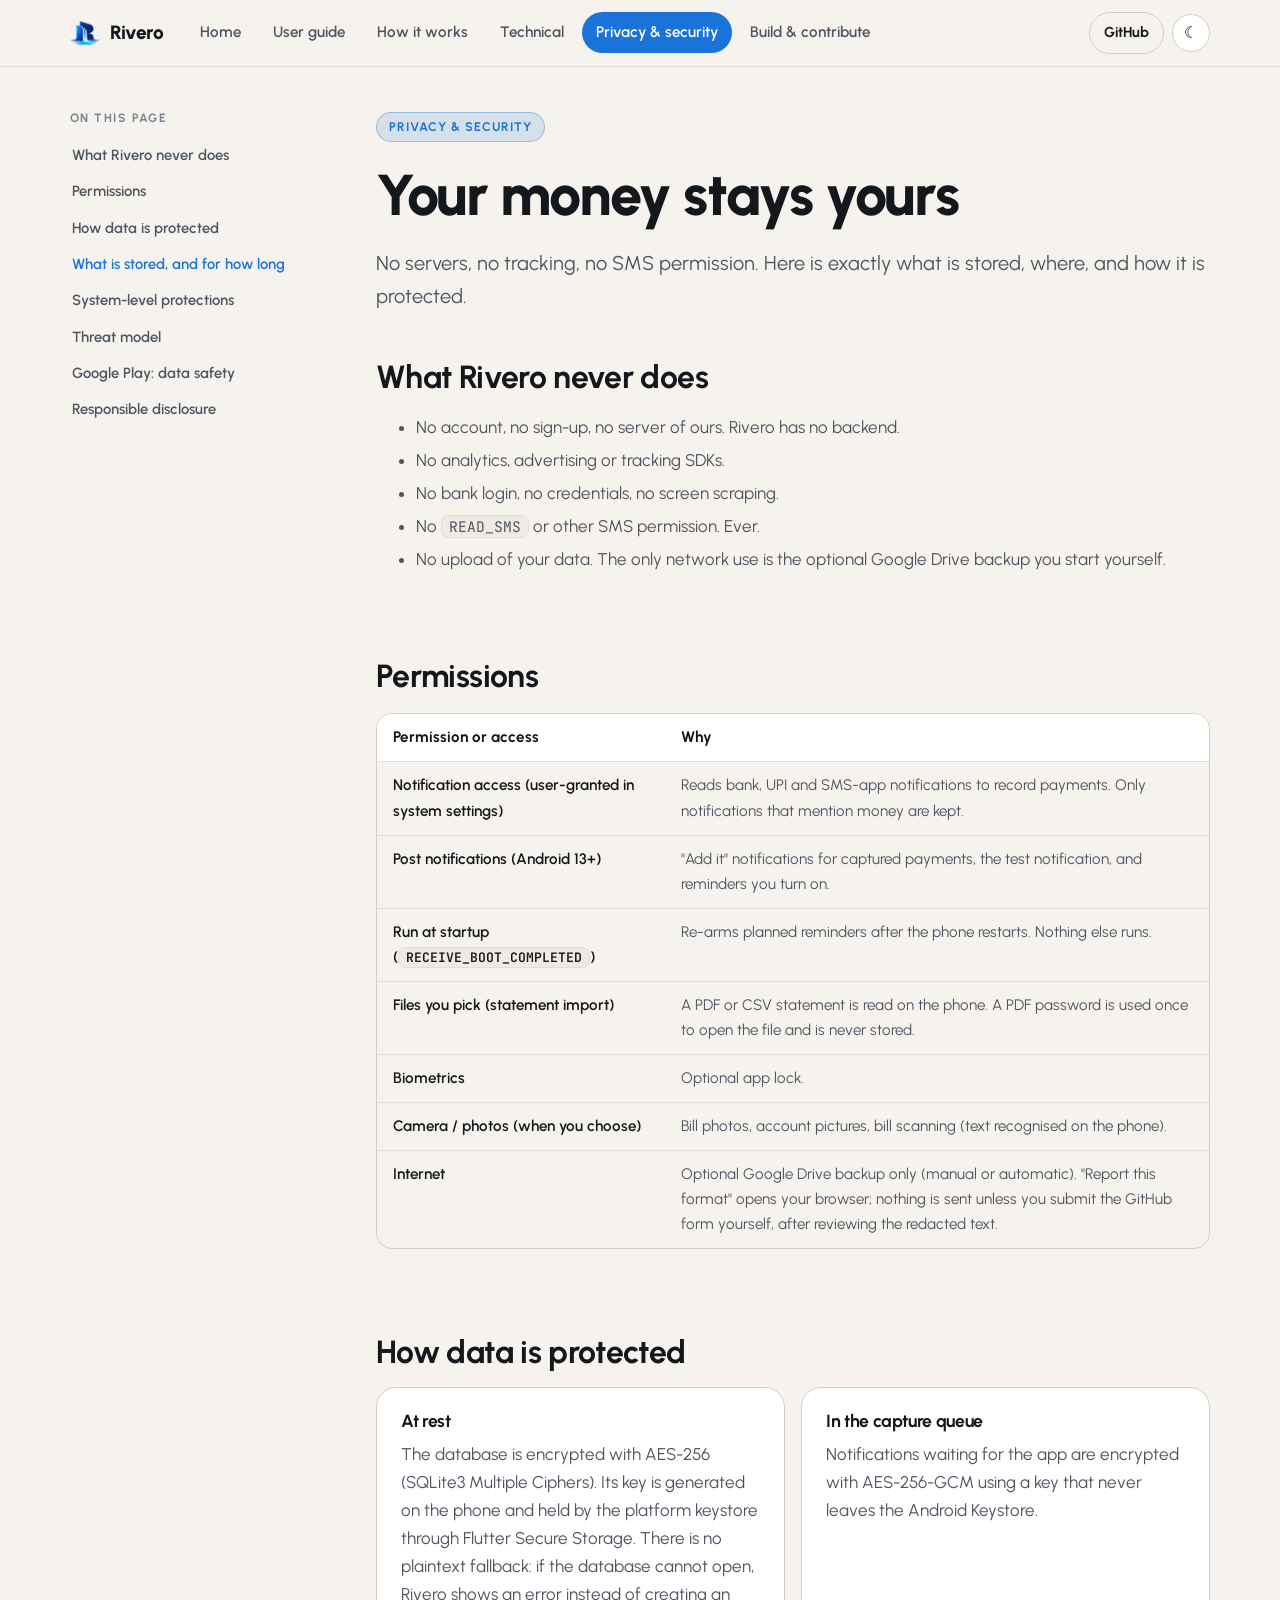
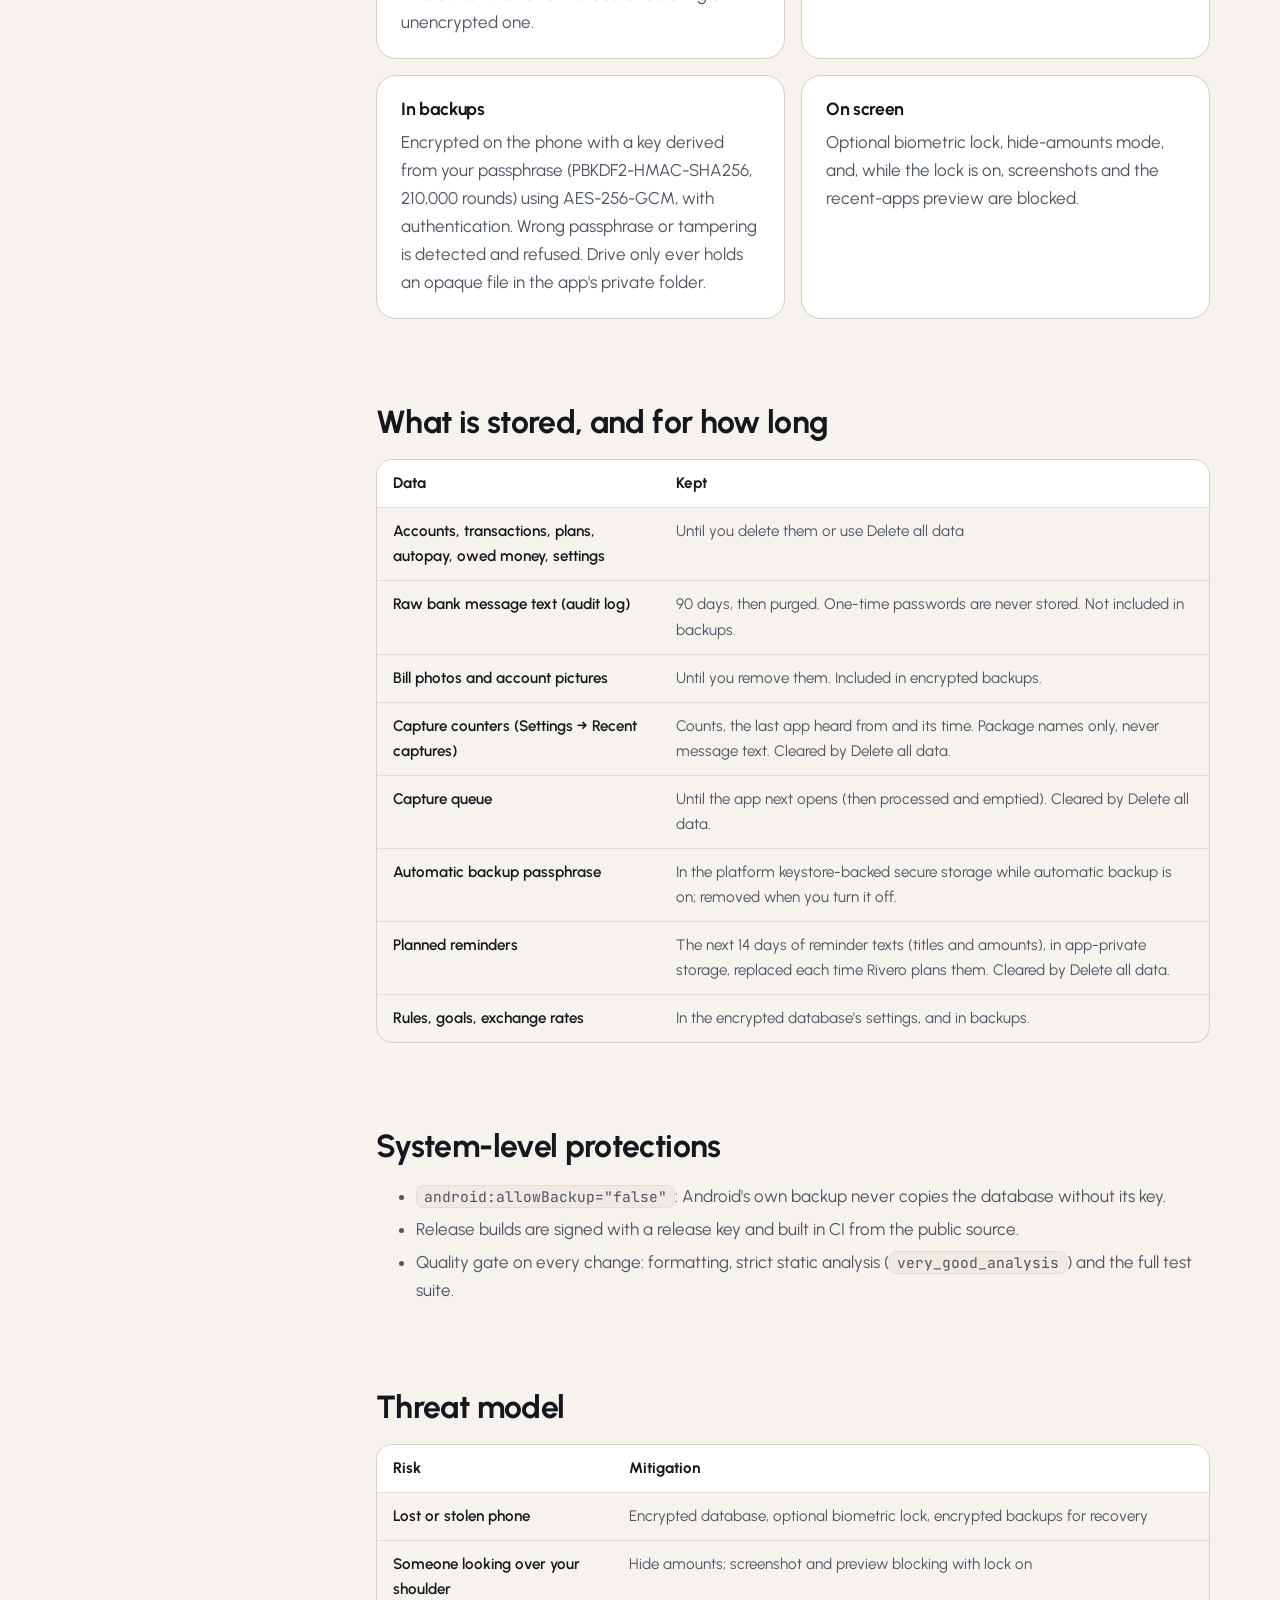
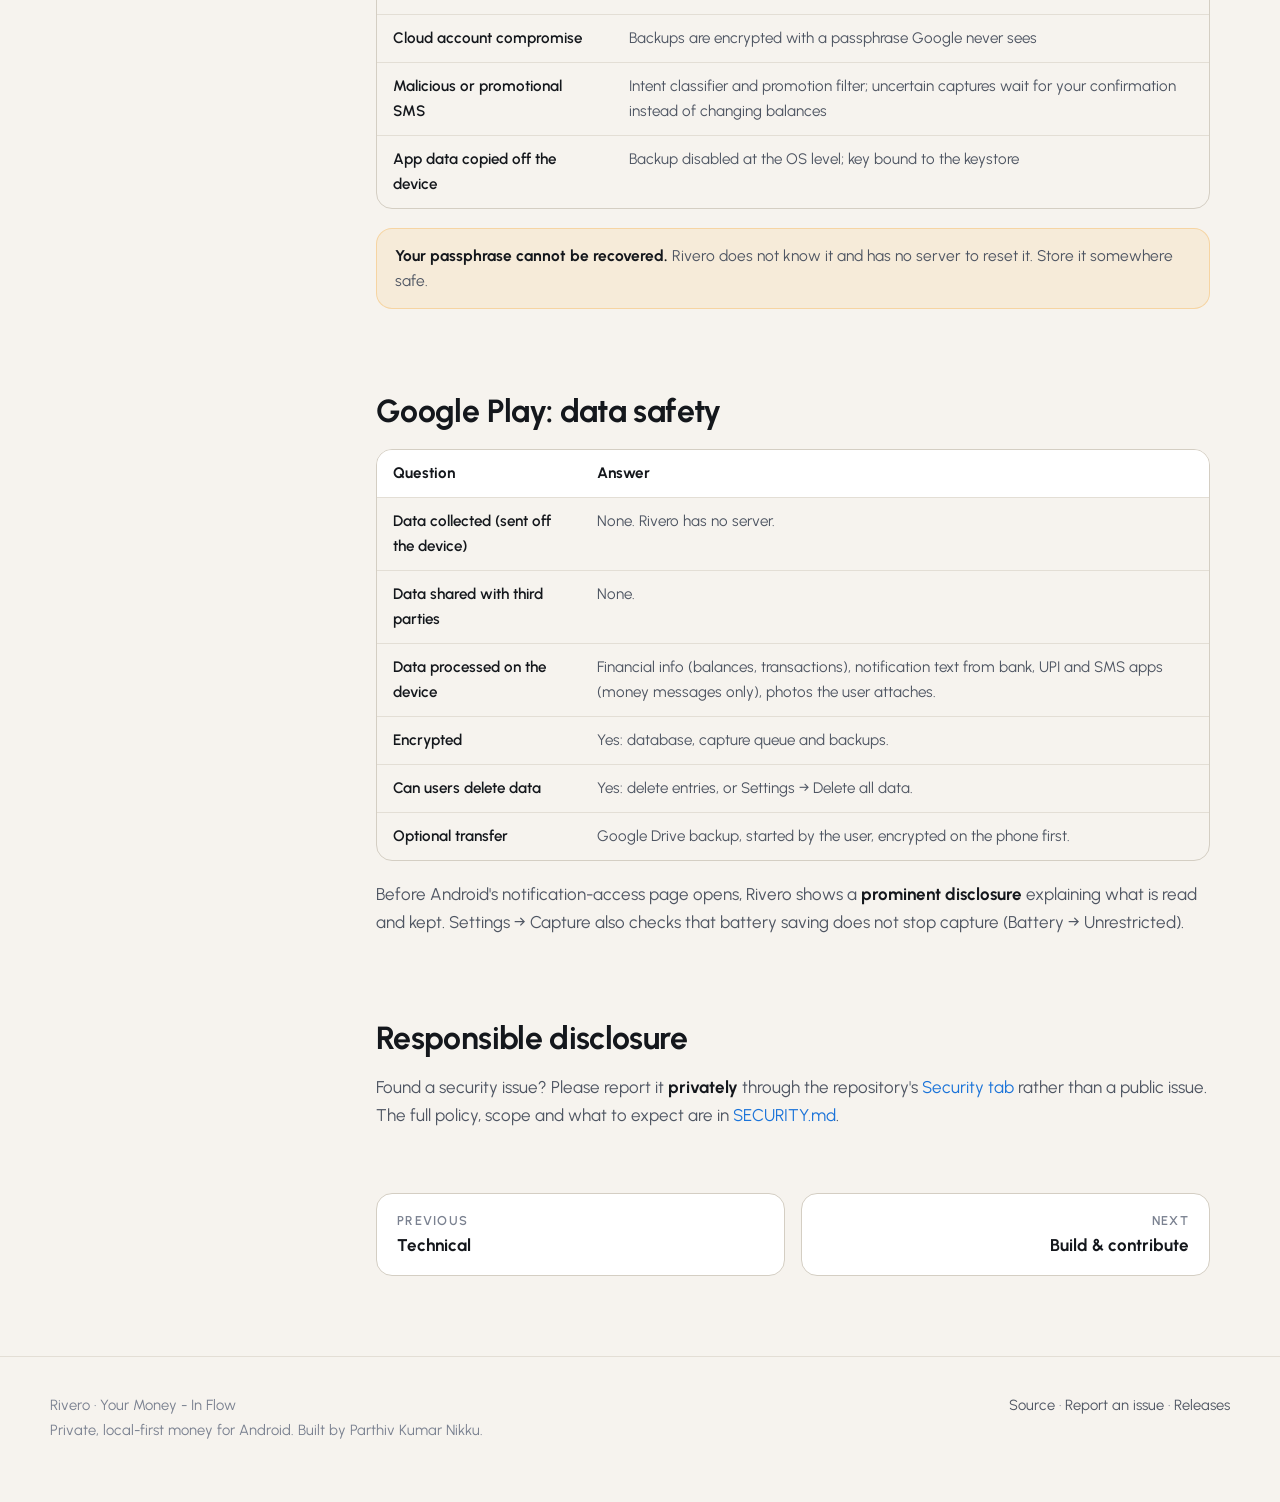
<file: docs/privacy-security.html>
<!doctype html>
<html lang="en">
<head>
<meta charset="utf-8">
<meta name="viewport" content="width=device-width, initial-scale=1">
<title>Privacy & security · Rivero</title>
<meta name="description" content="What Rivero stores, how it is encrypted and what permissions it uses.">
<meta name="theme-color" content="#000000">
<meta property="og:title" content="Privacy & security · Rivero">
<meta property="og:description" content="What Rivero stores, how it is encrypted and what permissions it uses.">
<meta property="og:type" content="website">
<meta property="og:image" content="https://scap3sh4rk.github.io/Rivero/assets/Rivero.png">
<meta name="twitter:card" content="summary_large_image">
<link rel="icon" href="assets/favicon.png">
<link rel="apple-touch-icon" href="assets/apple-touch-icon.png">
<link rel="preconnect" href="https://fonts.googleapis.com">
<link rel="preconnect" href="https://fonts.gstatic.com" crossorigin>
<link href="https://fonts.googleapis.com/css2?family=JetBrains+Mono:wght@400;500&family=Urbanist:wght@400;500;600;700;800&display=swap" rel="stylesheet">
<link rel="stylesheet" href="assets/style.css">
</head>
<body>
<header class="top"><div class="top-in">
<a class="brand" href="index.html"><img src="assets/logo.png" alt="">Rivero</a>
<nav aria-label="Documentation"><a href="index.html">Home</a><a href="user-guide.html">User guide</a><a href="how-it-works.html">How it works</a><a href="technical.html">Technical</a><a href="privacy-security.html" aria-current="page">Privacy & security</a><a href="contribute.html">Build & contribute</a></nav>
<div class="tools"><a class="gh" href="https://github.com/scap3sh4rk/Rivero">GitHub</a><button class="icon-btn" id="theme" type="button" aria-label="Switch theme">☀</button></div>
</div></header>
<main><div class="doc">
<aside class="toc"><h4>On this page</h4><a href="#what-rivero-never-does">What Rivero never does</a><a href="#permissions">Permissions</a><a href="#how-data-is-protected">How data is protected</a><a href="#what-is-stored-and-for-how-long">What is stored, and for how long</a><a href="#system-level-protections">System-level protections</a><a href="#threat-model">Threat model</a><a href="#google-play-data-safety">Google Play: data safety</a><a href="#responsible-disclosure">Responsible disclosure</a></aside>
<article>
<span class="badge">Privacy &amp; security</span>
<h1>Your money stays yours</h1>
<p class="lede">No servers, no tracking, no SMS permission. Here is exactly what is stored, where, and how it is protected.</p>

<h2 id="what-rivero-never-does">What Rivero never does</h2>
<ul>
<li>No account, no sign-up, no server of ours. Rivero has no backend.</li>
<li>No analytics, advertising or tracking SDKs.</li>
<li>No bank login, no credentials, no screen scraping.</li>
<li>No <code>READ_SMS</code> or other SMS permission. Ever.</li>
<li>No upload of your data. The only network use is the optional Google Drive backup you start yourself.</li>
</ul>

<h2 id="permissions">Permissions</h2>
<table>
<tr><th>Permission or access</th><th>Why</th></tr>
<tr><td>Notification access (user-granted in system settings)</td><td>Reads bank, UPI and SMS-app notifications to record payments. Only notifications that mention money are kept.</td></tr>
<tr><td>Post notifications (Android 13+)</td><td>"Add it" notifications for captured payments, the test notification, and reminders you turn on.</td></tr>
<tr><td>Run at startup (<code>RECEIVE_BOOT_COMPLETED</code>)</td><td>Re-arms planned reminders after the phone restarts. Nothing else runs.</td></tr>
<tr><td>Files you pick (statement import)</td><td>A PDF or CSV statement is read on the phone. A PDF password is used once to open the file and is never stored.</td></tr>
<tr><td>Biometrics</td><td>Optional app lock.</td></tr>
<tr><td>Camera / photos (when you choose)</td><td>Bill photos, account pictures, bill scanning (text recognised on the phone).</td></tr>
<tr><td>Internet</td><td>Optional Google Drive backup only (manual or automatic). "Report this format" opens your browser; nothing is sent unless you submit the GitHub form yourself, after reviewing the redacted text.</td></tr>
</table>

<h2 id="how-data-is-protected">How data is protected</h2>
<div class="grid g2">
<div class="card"><h3>At rest</h3><p>The database is encrypted with AES-256 (SQLite3 Multiple Ciphers). Its key is generated on the phone and held by the platform keystore through Flutter Secure Storage. There is no plaintext fallback: if the database cannot open, Rivero shows an error instead of creating an unencrypted one.</p></div>
<div class="card"><h3>In the capture queue</h3><p>Notifications waiting for the app are encrypted with AES-256-GCM using a key that never leaves the Android Keystore.</p></div>
<div class="card"><h3>In backups</h3><p>Encrypted on the phone with a key derived from your passphrase (PBKDF2-HMAC-SHA256, 210,000 rounds) using AES-256-GCM, with authentication. Wrong passphrase or tampering is detected and refused. Drive only ever holds an opaque file in the app's private folder.</p></div>
<div class="card"><h3>On screen</h3><p>Optional biometric lock, hide-amounts mode, and, while the lock is on, screenshots and the recent-apps preview are blocked.</p></div>
</div>

<h2 id="what-is-stored-and-for-how-long">What is stored, and for how long</h2>
<table>
<tr><th>Data</th><th>Kept</th></tr>
<tr><td>Accounts, transactions, plans, autopay, owed money, settings</td><td>Until you delete them or use Delete all data</td></tr>
<tr><td>Raw bank message text (audit log)</td><td>90 days, then purged. One-time passwords are never stored. Not included in backups.</td></tr>
<tr><td>Bill photos and account pictures</td><td>Until you remove them. Included in encrypted backups.</td></tr>
<tr><td>Capture counters (Settings → Recent captures)</td><td>Counts, the last app heard from and its time. Package names only, never message text. Cleared by Delete all data.</td></tr>
<tr><td>Capture queue</td><td>Until the app next opens (then processed and emptied). Cleared by Delete all data.</td></tr>
<tr><td>Automatic backup passphrase</td><td>In the platform keystore-backed secure storage while automatic backup is on; removed when you turn it off.</td></tr>
<tr><td>Planned reminders</td><td>The next 14 days of reminder texts (titles and amounts), in app-private storage, replaced each time Rivero plans them. Cleared by Delete all data.</td></tr>
<tr><td>Rules, goals, exchange rates</td><td>In the encrypted database's settings, and in backups.</td></tr>
</table>

<h2 id="system-level-protections">System-level protections</h2>
<ul>
<li><code>android:allowBackup="false"</code>: Android's own backup never copies the database without its key.</li>
<li>Release builds are signed with a release key and built in CI from the public source.</li>
<li>Quality gate on every change: formatting, strict static analysis (<code>very_good_analysis</code>) and the full test suite.</li>
</ul>

<h2 id="threat-model">Threat model</h2>
<table>
<tr><th>Risk</th><th>Mitigation</th></tr>
<tr><td>Lost or stolen phone</td><td>Encrypted database, optional biometric lock, encrypted backups for recovery</td></tr>
<tr><td>Someone looking over your shoulder</td><td>Hide amounts; screenshot and preview blocking with lock on</td></tr>
<tr><td>Cloud account compromise</td><td>Backups are encrypted with a passphrase Google never sees</td></tr>
<tr><td>Malicious or promotional SMS</td><td>Intent classifier and promotion filter; uncertain captures wait for your confirmation instead of changing balances</td></tr>
<tr><td>App data copied off the device</td><td>Backup disabled at the OS level; key bound to the keystore</td></tr>
</table>
<div class="warn"><p><strong>Your passphrase cannot be recovered.</strong> Rivero does not know it and has no server to reset it. Store it somewhere safe.</p></div>

<h2 id="google-play-data-safety">Google Play: data safety</h2>
<table>
<tr><th>Question</th><th>Answer</th></tr>
<tr><td>Data collected (sent off the device)</td><td>None. Rivero has no server.</td></tr>
<tr><td>Data shared with third parties</td><td>None.</td></tr>
<tr><td>Data processed on the device</td><td>Financial info (balances, transactions), notification text from bank, UPI and SMS apps (money messages only), photos the user attaches.</td></tr>
<tr><td>Encrypted</td><td>Yes: database, capture queue and backups.</td></tr>
<tr><td>Can users delete data</td><td>Yes: delete entries, or Settings → Delete all data.</td></tr>
<tr><td>Optional transfer</td><td>Google Drive backup, started by the user, encrypted on the phone first.</td></tr>
</table>
<p>Before Android's notification-access page opens, Rivero shows a <strong>prominent disclosure</strong> explaining what is read and kept. Settings → Capture also checks that battery saving does not stop capture (Battery → Unrestricted).</p>

<h2 id="responsible-disclosure">Responsible disclosure</h2>
<p>Found a security issue? Please report it <strong>privately</strong> through the repository's <a href="https://github.com/scap3sh4rk/Rivero/security/advisories/new">Security tab</a> rather than a public issue. The full policy, scope and what to expect are in <a href="https://github.com/scap3sh4rk/Rivero/blob/main/SECURITY.md">SECURITY.md</a>.</p>

<div class="pager"><a href="technical.html"><small>Previous</small>Technical</a><a class="next" href="contribute.html"><small>Next</small>Build & contribute</a></div>
</article></div></main>
<footer><div class="foot-in">
<div>Rivero · Your Money - In Flow<br>Private, local-first money for Android. Built by Parthiv Kumar Nikku.</div>
<div><a href="https://github.com/scap3sh4rk/Rivero">Source</a> · <a href="https://github.com/scap3sh4rk/Rivero/issues">Report an issue</a> · <a href="https://github.com/scap3sh4rk/Rivero/releases">Releases</a></div>
</div></footer>
<script src="assets/site.js"></script>
</body>
</html>
</file>
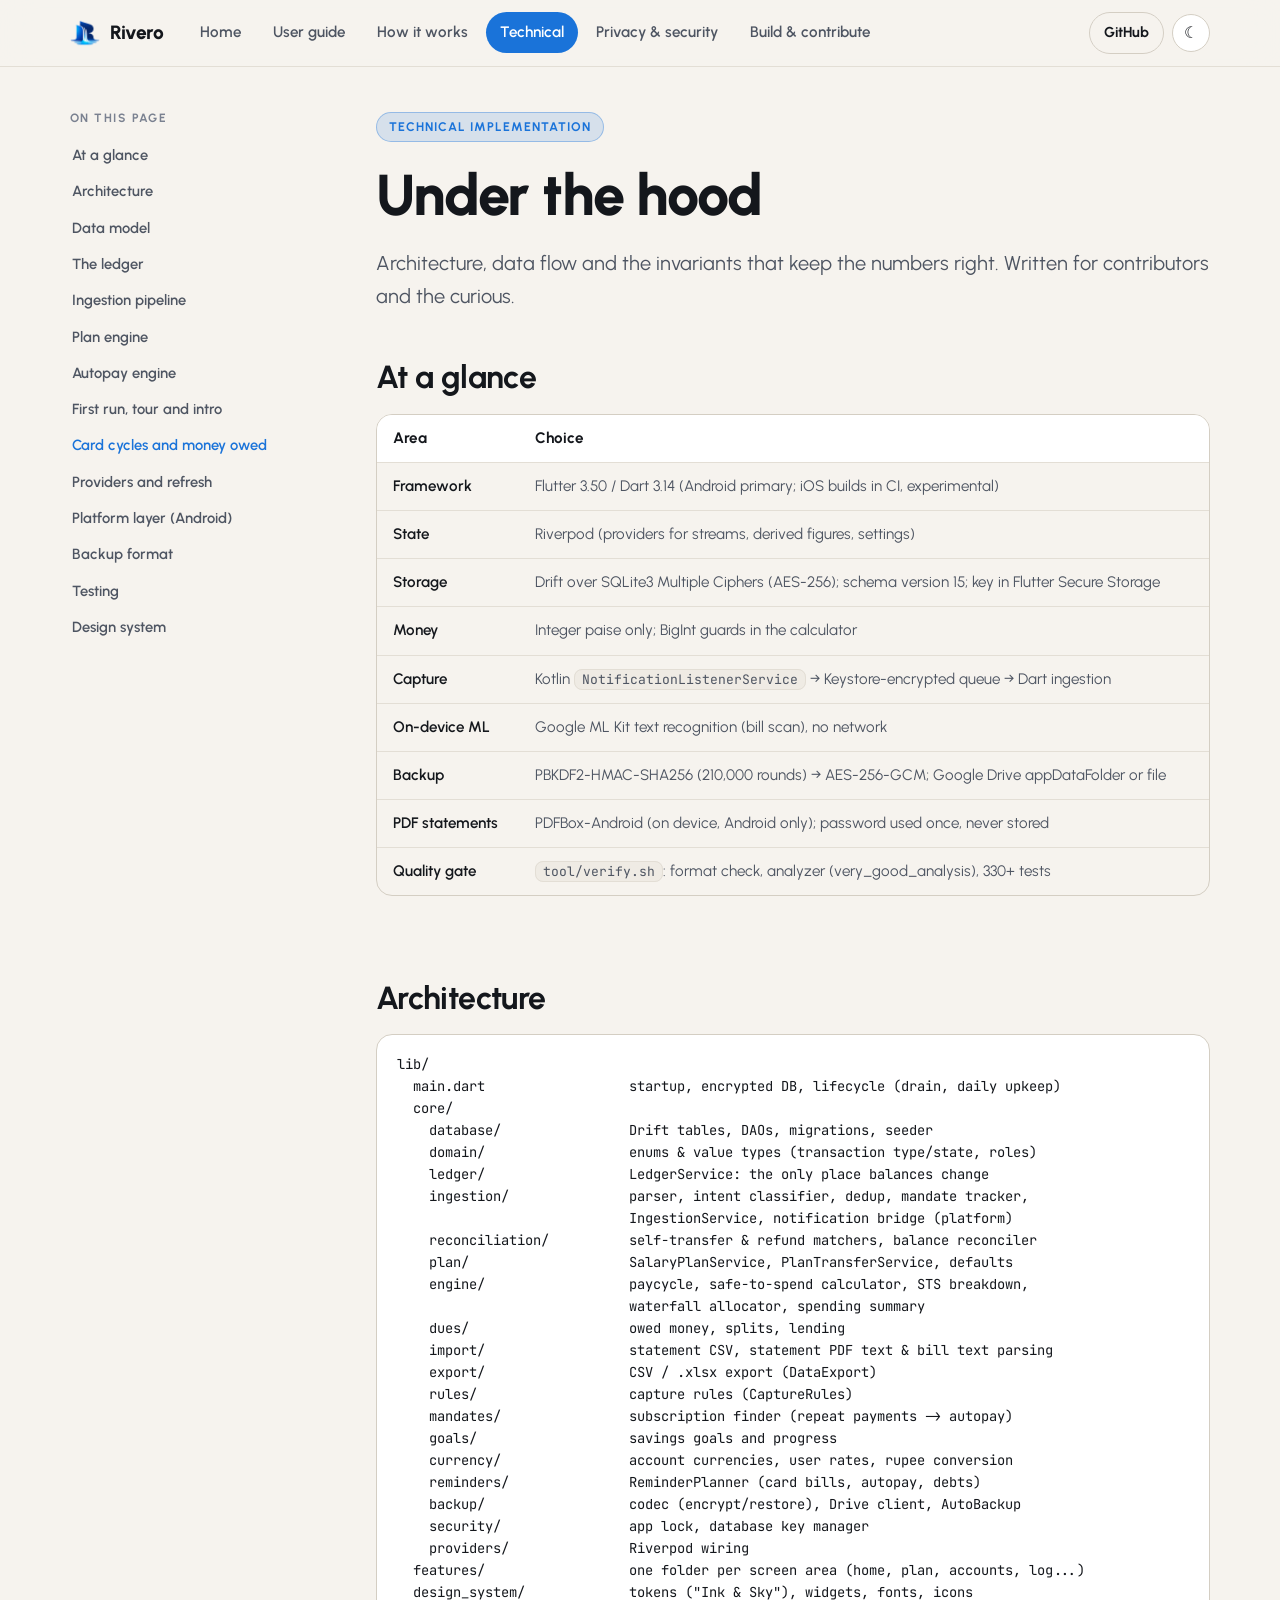
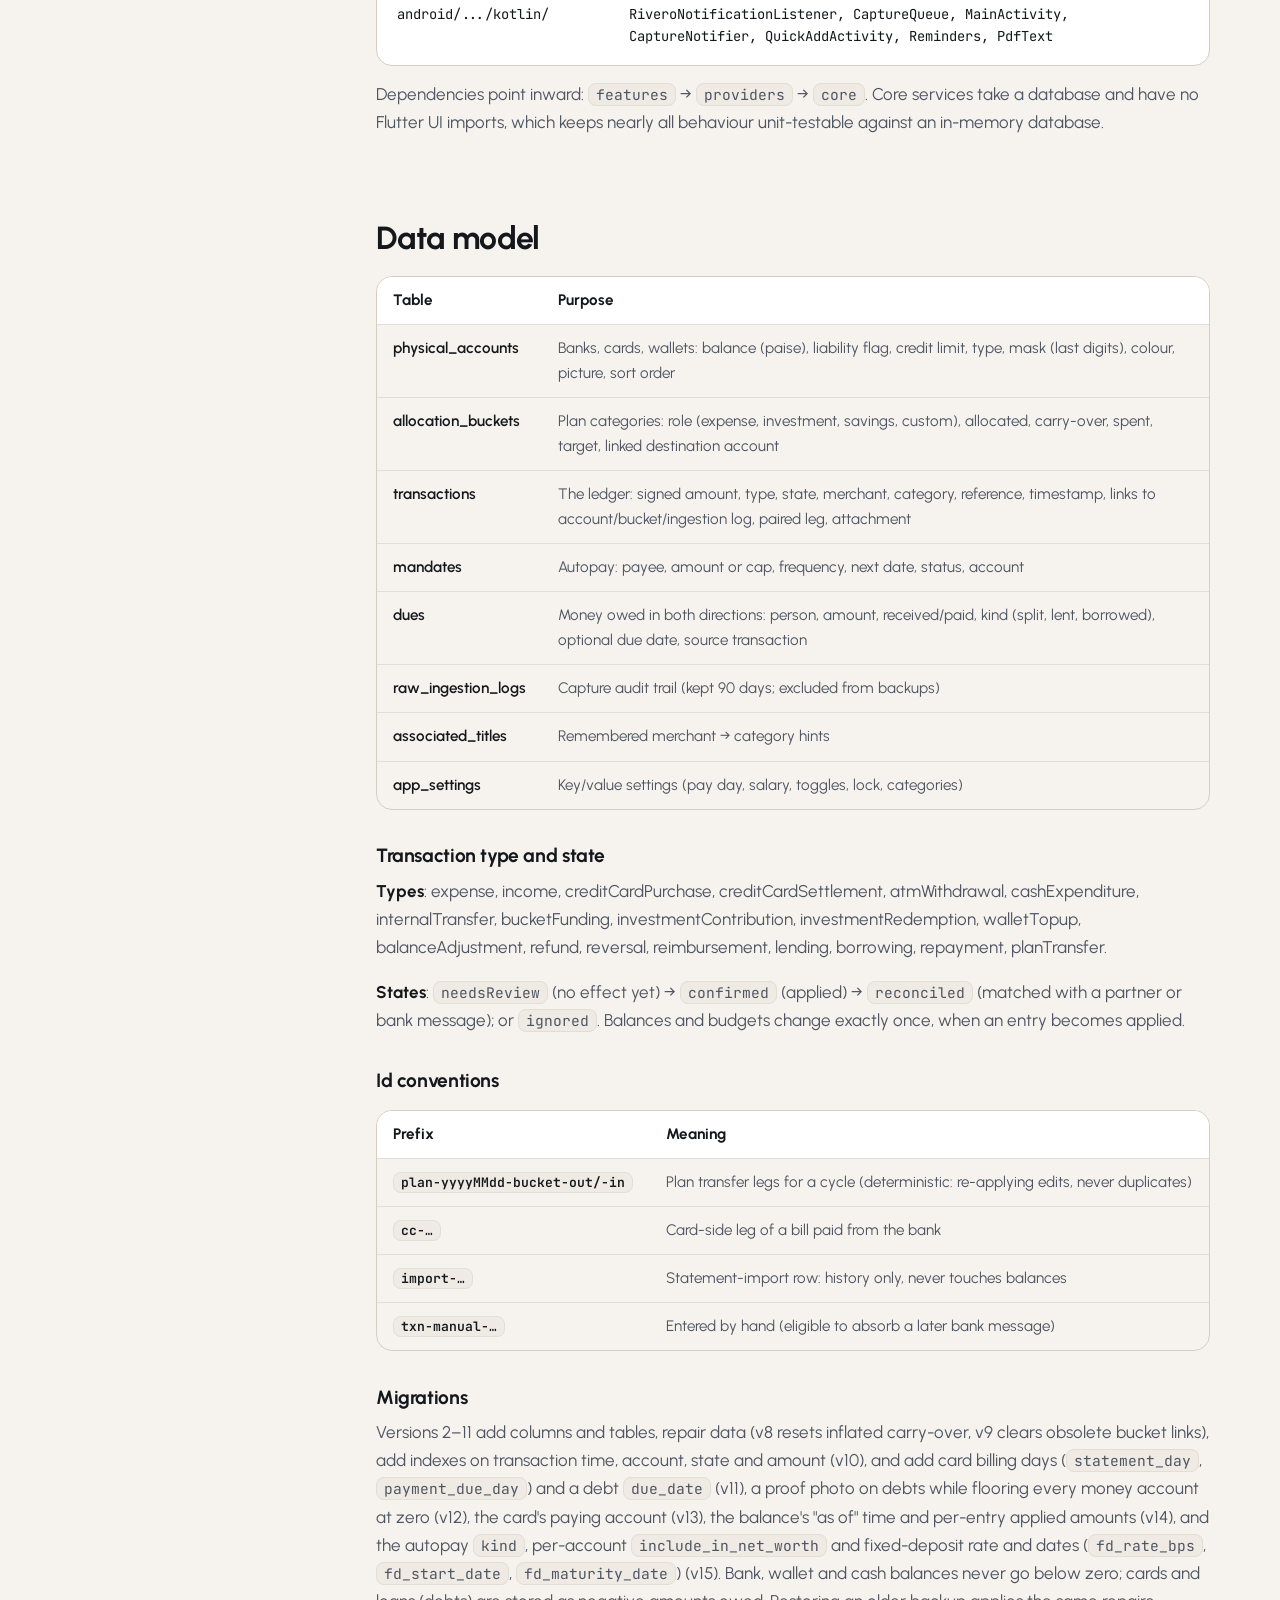
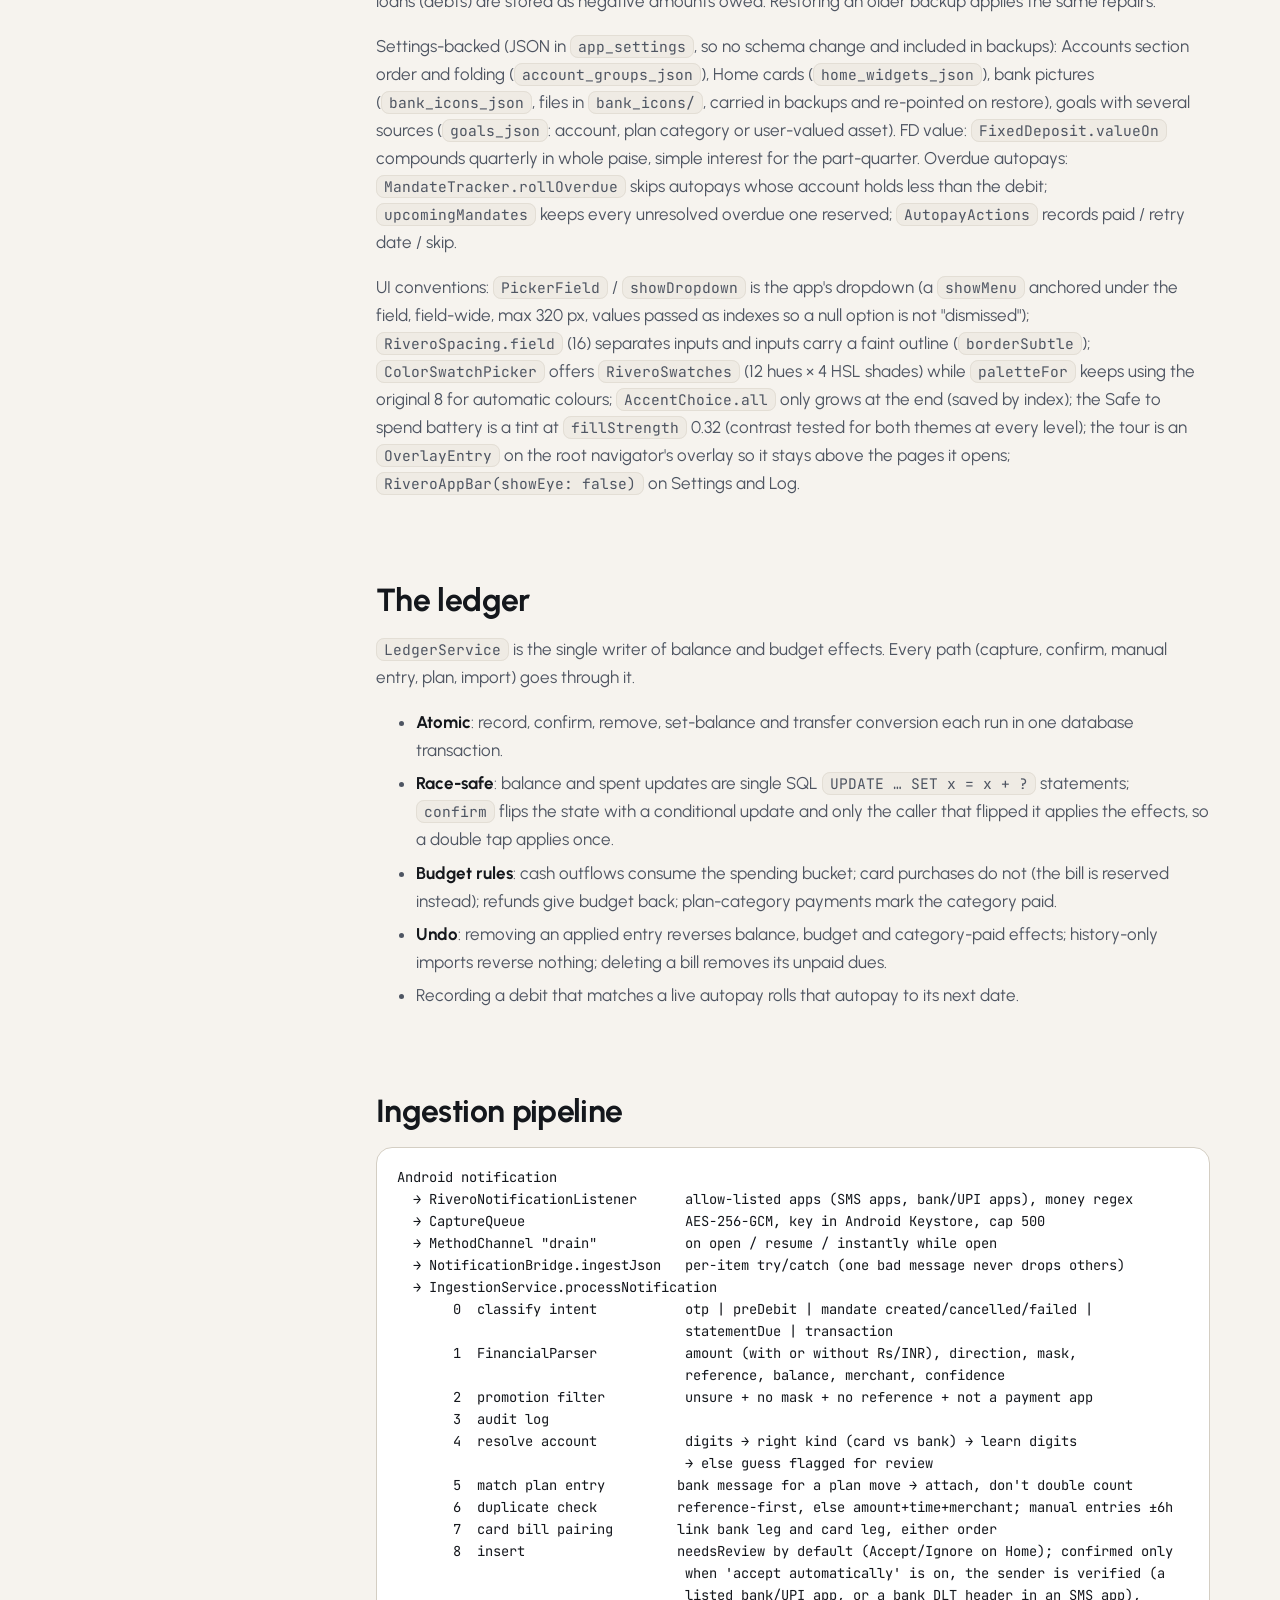
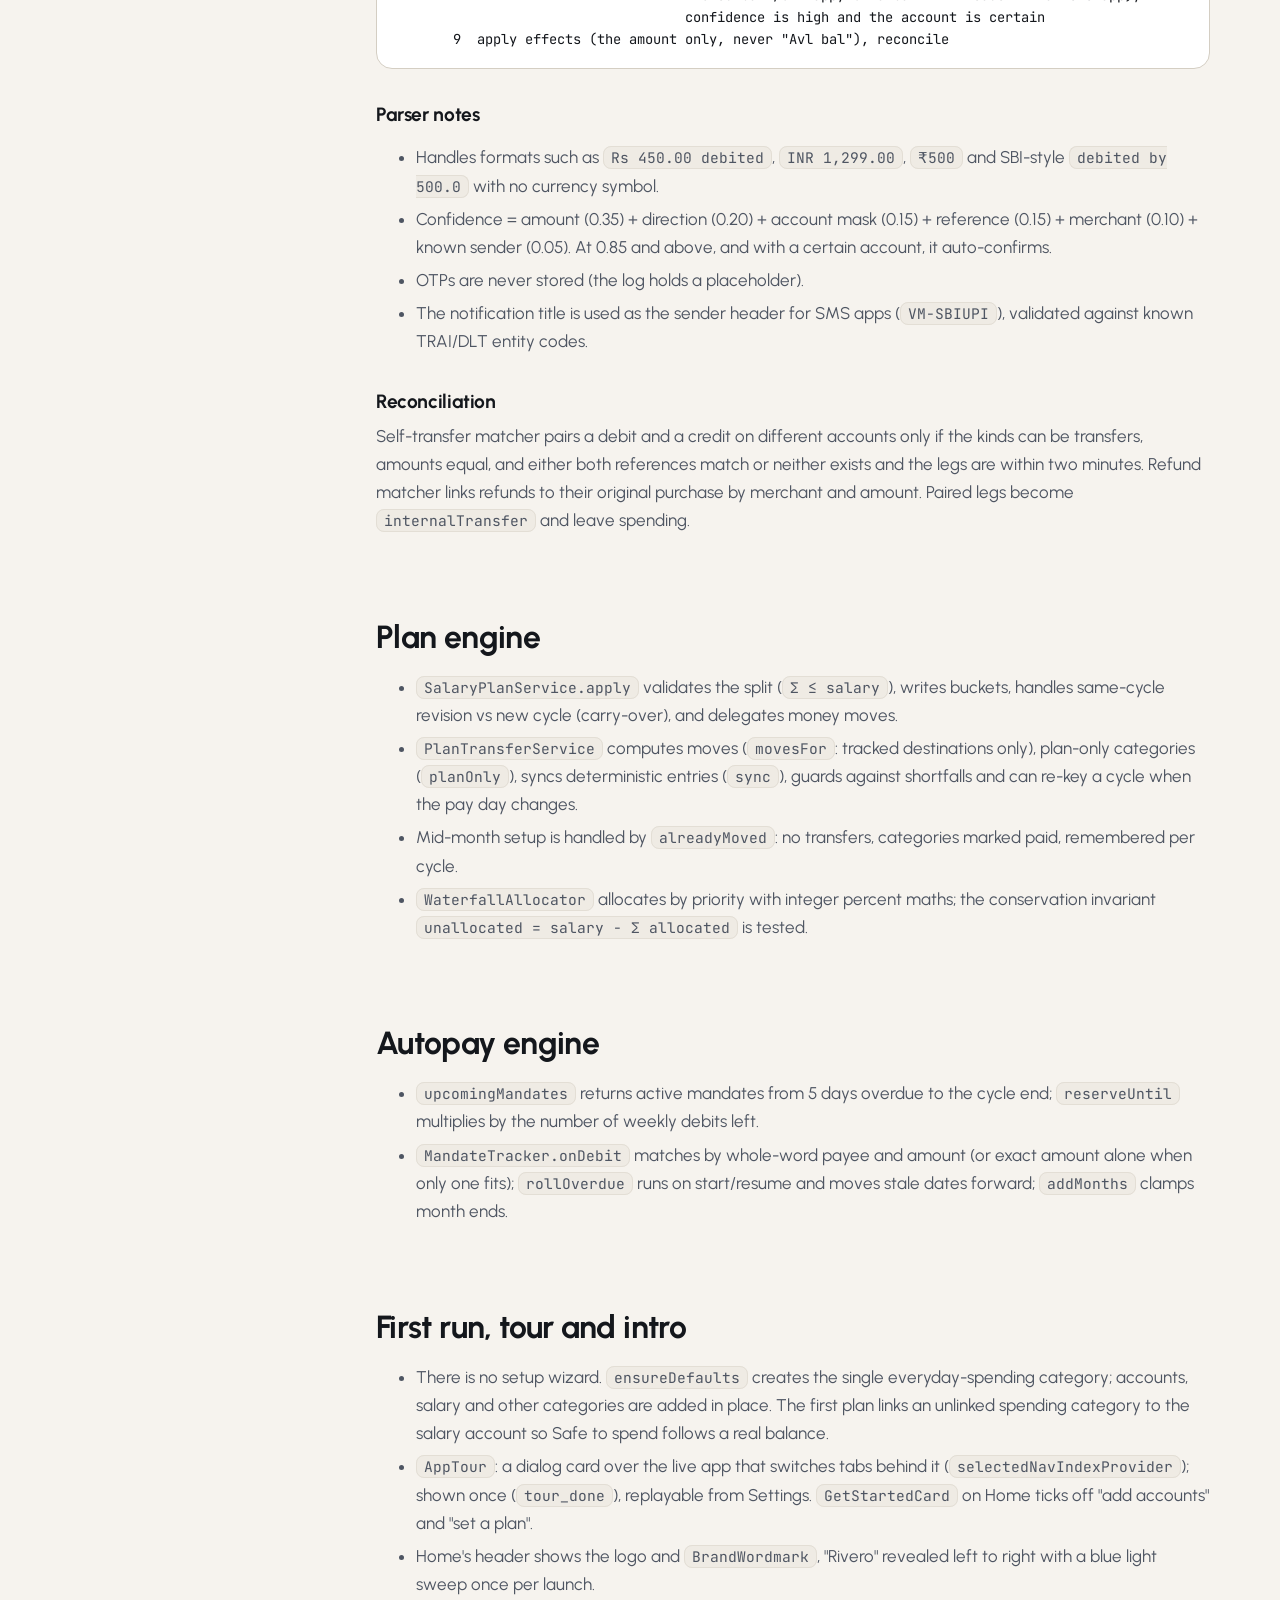
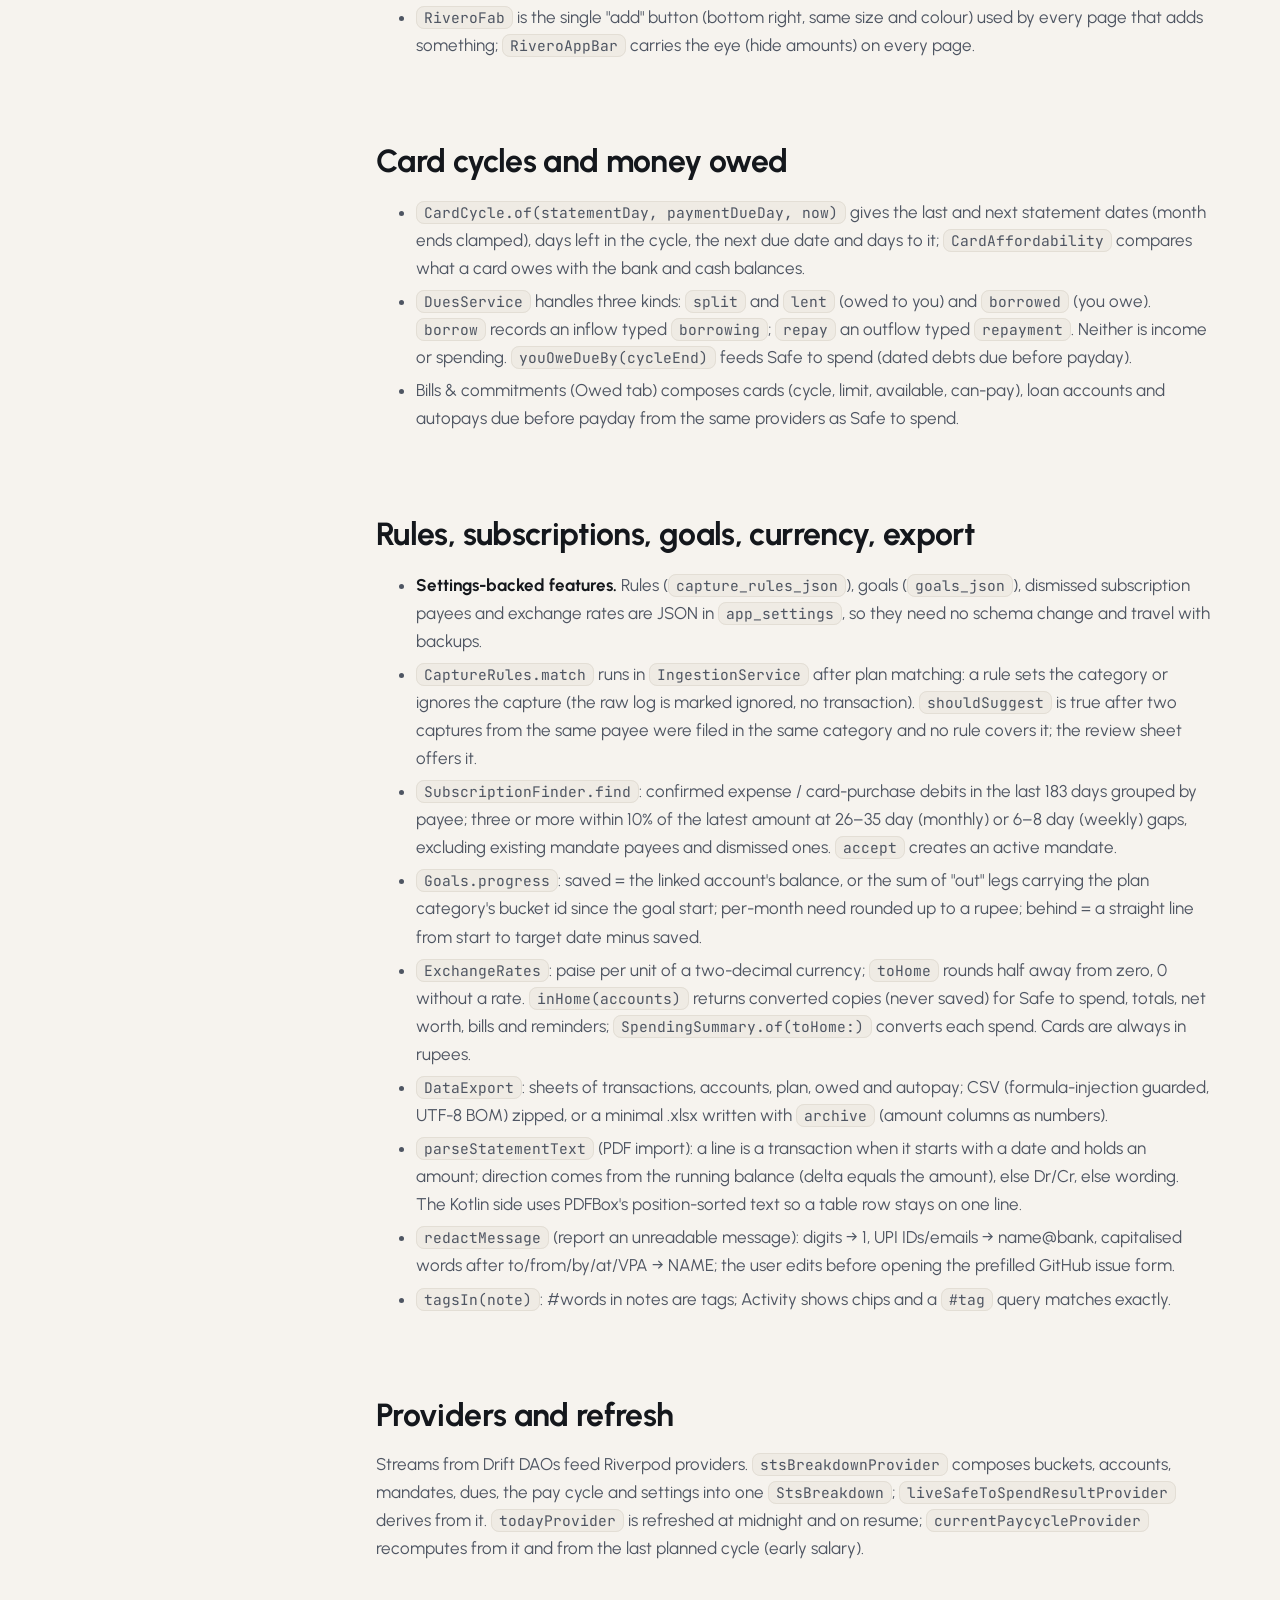
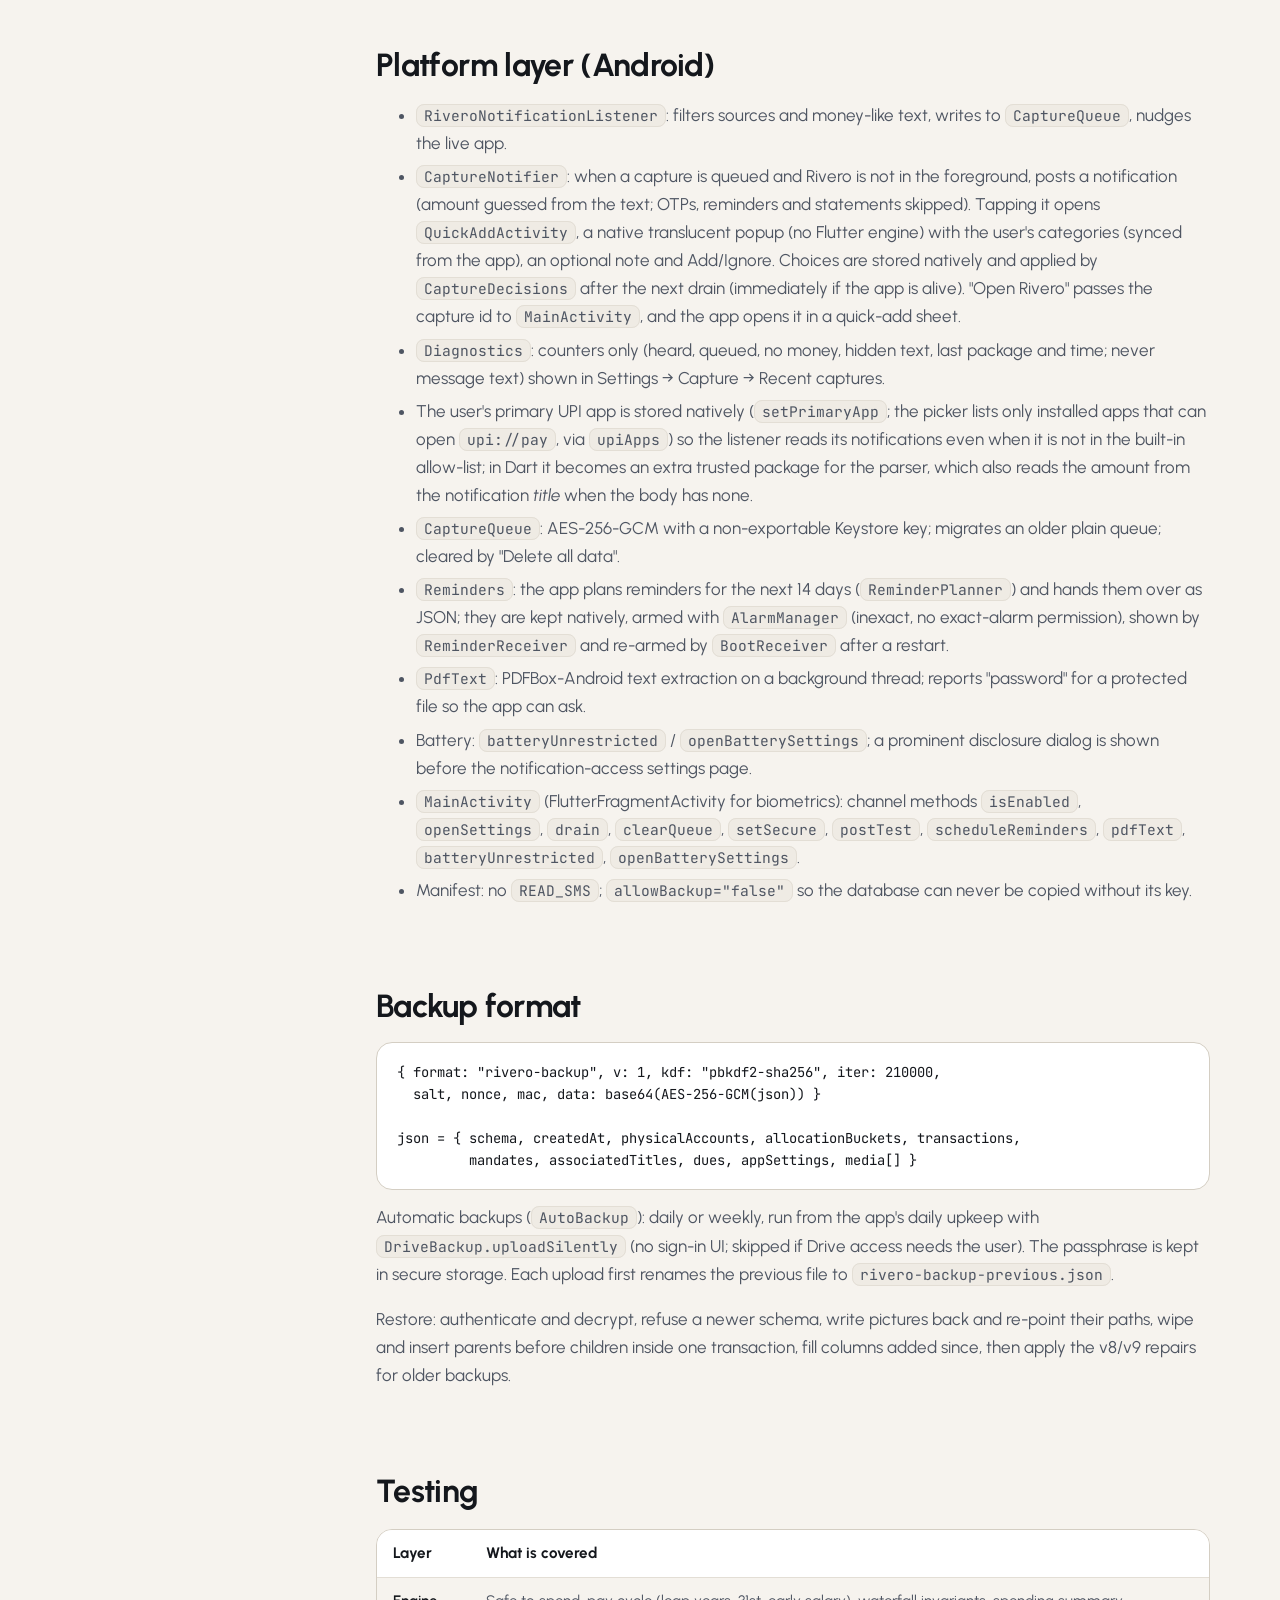
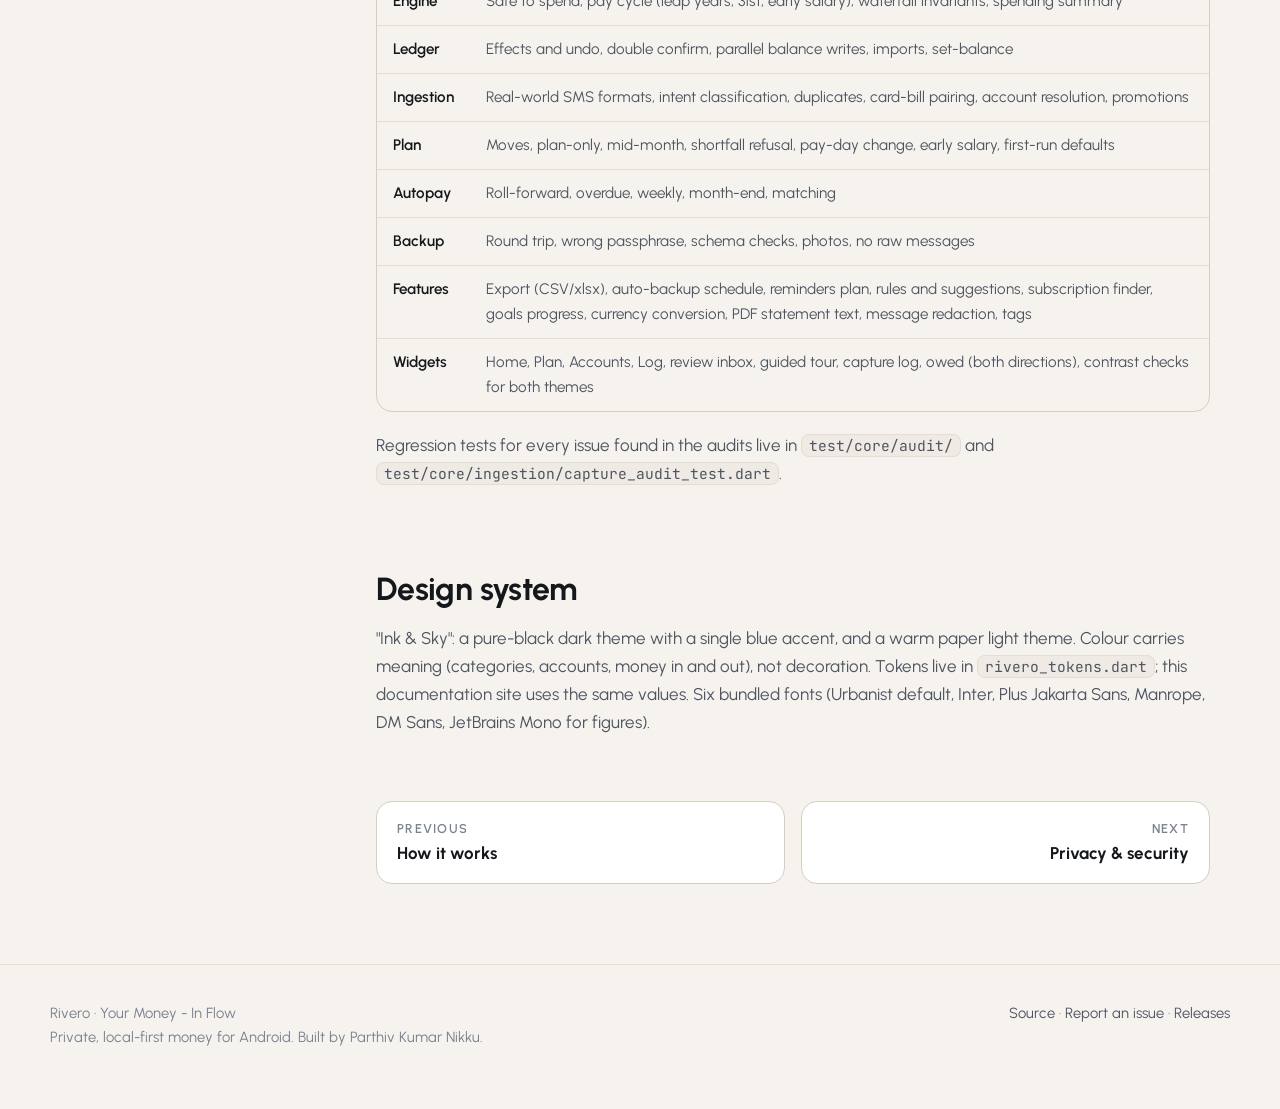
<file: docs/technical.html>
<!doctype html>
<html lang="en">
<head>
<meta charset="utf-8">
<meta name="viewport" content="width=device-width, initial-scale=1">
<title>Technical implementation · Rivero</title>
<meta name="description" content="Architecture, data model, ledger, ingestion pipeline, plan engine and backup format of Rivero.">
<meta name="theme-color" content="#000000">
<meta property="og:title" content="Technical implementation · Rivero">
<meta property="og:description" content="Architecture, data model, ledger, ingestion pipeline, plan engine and backup format of Rivero.">
<meta property="og:type" content="website">
<meta property="og:image" content="https://scap3sh4rk.github.io/Rivero/assets/Rivero.png">
<meta name="twitter:card" content="summary_large_image">
<link rel="icon" href="assets/favicon.png">
<link rel="apple-touch-icon" href="assets/apple-touch-icon.png">
<link rel="preconnect" href="https://fonts.googleapis.com">
<link rel="preconnect" href="https://fonts.gstatic.com" crossorigin>
<link href="https://fonts.googleapis.com/css2?family=JetBrains+Mono:wght@400;500&family=Urbanist:wght@400;500;600;700;800&display=swap" rel="stylesheet">
<link rel="stylesheet" href="assets/style.css">
</head>
<body>
<header class="top"><div class="top-in">
<a class="brand" href="index.html"><img src="assets/logo.png" alt="">Rivero</a>
<nav aria-label="Documentation"><a href="index.html">Home</a><a href="user-guide.html">User guide</a><a href="how-it-works.html">How it works</a><a href="technical.html" aria-current="page">Technical</a><a href="privacy-security.html">Privacy & security</a><a href="contribute.html">Build & contribute</a></nav>
<div class="tools"><a class="gh" href="https://github.com/scap3sh4rk/Rivero">GitHub</a><button class="icon-btn" id="theme" type="button" aria-label="Switch theme">☀</button></div>
</div></header>
<main><div class="doc">
<aside class="toc"><h4>On this page</h4><a href="#at-a-glance">At a glance</a><a href="#architecture">Architecture</a><a href="#data-model">Data model</a><a href="#the-ledger">The ledger</a><a href="#ingestion-pipeline">Ingestion pipeline</a><a href="#plan-engine">Plan engine</a><a href="#autopay-engine">Autopay engine</a><a href="#first-run-and-intro">First run, tour and intro</a><a href="#cards-and-owed">Card cycles and money owed</a><a href="#providers-and-refresh">Providers and refresh</a><a href="#platform-layer-android">Platform layer (Android)</a><a href="#backup-format">Backup format</a><a href="#testing">Testing</a><a href="#design-system">Design system</a></aside>
<article>
<span class="badge">Technical implementation</span>
<h1>Under the hood</h1>
<p class="lede">Architecture, data flow and the invariants that keep the numbers right. Written for contributors and the curious.</p>

<h2 id="at-a-glance">At a glance</h2>
<table>
<tr><th>Area</th><th>Choice</th></tr>
<tr><td>Framework</td><td>Flutter 3.50 / Dart 3.14 (Android primary; iOS builds in CI, experimental)</td></tr>
<tr><td>State</td><td>Riverpod (providers for streams, derived figures, settings)</td></tr>
<tr><td>Storage</td><td>Drift over SQLite3 Multiple Ciphers (AES-256); schema version 15; key in Flutter Secure Storage</td></tr>
<tr><td>Money</td><td>Integer paise only; BigInt guards in the calculator</td></tr>
<tr><td>Capture</td><td>Kotlin <code>NotificationListenerService</code> → Keystore-encrypted queue → Dart ingestion</td></tr>
<tr><td>On-device ML</td><td>Google ML Kit text recognition (bill scan), no network</td></tr>
<tr><td>Backup</td><td>PBKDF2-HMAC-SHA256 (210,000 rounds) → AES-256-GCM; Google Drive appDataFolder or file</td></tr>
<tr><td>PDF statements</td><td>PDFBox-Android (on device, Android only); password used once, never stored</td></tr>
<tr><td>Quality gate</td><td><code>tool/verify.sh</code>: format check, analyzer (very_good_analysis), 330+ tests</td></tr>
</table>

<h2 id="architecture">Architecture</h2>
<pre><code>lib/
  main.dart                  startup, encrypted DB, lifecycle (drain, daily upkeep)
  core/
    database/                Drift tables, DAOs, migrations, seeder
    domain/                  enums & value types (transaction type/state, roles)
    ledger/                  LedgerService: the only place balances change
    ingestion/               parser, intent classifier, dedup, mandate tracker,
                             IngestionService, notification bridge (platform)
    reconciliation/          self-transfer & refund matchers, balance reconciler
    plan/                    SalaryPlanService, PlanTransferService, defaults
    engine/                  paycycle, safe-to-spend calculator, STS breakdown,
                             waterfall allocator, spending summary
    dues/                    owed money, splits, lending
    import/                  statement CSV, statement PDF text & bill text parsing
    export/                  CSV / .xlsx export (DataExport)
    rules/                   capture rules (CaptureRules)
    mandates/                subscription finder (repeat payments -> autopay)
    goals/                   savings goals and progress
    currency/                account currencies, user rates, rupee conversion
    reminders/               ReminderPlanner (card bills, autopay, debts)
    backup/                  codec (encrypt/restore), Drive client, AutoBackup
    security/                app lock, database key manager
    providers/               Riverpod wiring
  features/                  one folder per screen area (home, plan, accounts, log...)
  design_system/             tokens ("Ink &amp; Sky"), widgets, fonts, icons
android/.../kotlin/          RiveroNotificationListener, CaptureQueue, MainActivity,
                             CaptureNotifier, QuickAddActivity, Reminders, PdfText</code></pre>
<p>Dependencies point inward: <code>features</code> → <code>providers</code> → <code>core</code>. Core services take a database and have no Flutter UI imports, which keeps nearly all behaviour unit-testable against an in-memory database.</p>

<h2 id="data-model">Data model</h2>
<table>
<tr><th>Table</th><th>Purpose</th></tr>
<tr><td>physical_accounts</td><td>Banks, cards, wallets: balance (paise), liability flag, credit limit, type, mask (last digits), colour, picture, sort order</td></tr>
<tr><td>allocation_buckets</td><td>Plan categories: role (expense, investment, savings, custom), allocated, carry-over, spent, target, linked destination account</td></tr>
<tr><td>transactions</td><td>The ledger: signed amount, type, state, merchant, category, reference, timestamp, links to account/bucket/ingestion log, paired leg, attachment</td></tr>
<tr><td>mandates</td><td>Autopay: payee, amount or cap, frequency, next date, status, account</td></tr>
<tr><td>dues</td><td>Money owed in both directions: person, amount, received/paid, kind (split, lent, borrowed), optional due date, source transaction</td></tr>
<tr><td>raw_ingestion_logs</td><td>Capture audit trail (kept 90 days; excluded from backups)</td></tr>
<tr><td>associated_titles</td><td>Remembered merchant → category hints</td></tr>
<tr><td>app_settings</td><td>Key/value settings (pay day, salary, toggles, lock, categories)</td></tr>
</table>
<h3>Transaction type and state</h3>
<p><strong>Types</strong>: expense, income, creditCardPurchase, creditCardSettlement, atmWithdrawal, cashExpenditure, internalTransfer, bucketFunding, investmentContribution, investmentRedemption, walletTopup, balanceAdjustment, refund, reversal, reimbursement, lending, borrowing, repayment, planTransfer.</p>
<p><strong>States</strong>: <code>needsReview</code> (no effect yet) → <code>confirmed</code> (applied) → <code>reconciled</code> (matched with a partner or bank message); or <code>ignored</code>. Balances and budgets change exactly once, when an entry becomes applied.</p>
<h3>Id conventions</h3>
<table>
<tr><th>Prefix</th><th>Meaning</th></tr>
<tr><td><code>plan-yyyyMMdd-bucket-out/-in</code></td><td>Plan transfer legs for a cycle (deterministic: re-applying edits, never duplicates)</td></tr>
<tr><td><code>cc-…</code></td><td>Card-side leg of a bill paid from the bank</td></tr>
<tr><td><code>import-…</code></td><td>Statement-import row: history only, never touches balances</td></tr>
<tr><td><code>txn-manual-…</code></td><td>Entered by hand (eligible to absorb a later bank message)</td></tr>
</table>
<h3>Migrations</h3>
<p>Versions 2–11 add columns and tables, repair data (v8 resets inflated carry-over, v9 clears obsolete bucket links), add indexes on transaction time, account, state and amount (v10), and add card billing days (<code>statement_day</code>, <code>payment_due_day</code>) and a debt <code>due_date</code> (v11), a proof photo on debts while flooring every money account at zero (v12), the card's paying account (v13), the balance's "as of" time and per-entry applied amounts (v14), and the autopay <code>kind</code>, per-account <code>include_in_net_worth</code> and fixed-deposit rate and dates (<code>fd_rate_bps</code>, <code>fd_start_date</code>, <code>fd_maturity_date</code>) (v15). Bank, wallet and cash balances never go below zero; cards and loans (debts) are stored as negative amounts owed. Restoring an older backup applies the same repairs.</p>

<p>Settings-backed (JSON in <code>app_settings</code>, so no schema change and included in backups): Accounts section order and folding (<code>account_groups_json</code>), Home cards (<code>home_widgets_json</code>), bank pictures (<code>bank_icons_json</code>, files in <code>bank_icons/</code>, carried in backups and re-pointed on restore), goals with several sources (<code>goals_json</code>: account, plan category or user-valued asset). FD value: <code>FixedDeposit.valueOn</code> compounds quarterly in whole paise, simple interest for the part-quarter. Overdue autopays: <code>MandateTracker.rollOverdue</code> skips autopays whose account holds less than the debit; <code>upcomingMandates</code> keeps every unresolved overdue one reserved; <code>AutopayActions</code> records paid / retry date / skip.</p>

<p>UI conventions: <code>PickerField</code> / <code>showDropdown</code> is the app's dropdown (a <code>showMenu</code> anchored under the field, field-wide, max 320 px, values passed as indexes so a null option is not "dismissed"); <code>RiveroSpacing.field</code> (16) separates inputs and inputs carry a faint outline (<code>borderSubtle</code>); <code>ColorSwatchPicker</code> offers <code>RiveroSwatches</code> (12 hues × 4 HSL shades) while <code>paletteFor</code> keeps using the original 8 for automatic colours; <code>AccentChoice.all</code> only grows at the end (saved by index); the Safe to spend battery is a tint at <code>fillStrength</code> 0.32 (contrast tested for both themes at every level); the tour is an <code>OverlayEntry</code> on the root navigator's overlay so it stays above the pages it opens; <code>RiveroAppBar(showEye: false)</code> on Settings and Log.</p>

<h2 id="the-ledger">The ledger</h2>
<p><code>LedgerService</code> is the single writer of balance and budget effects. Every path (capture, confirm, manual entry, plan, import) goes through it.</p>
<ul>
<li><strong>Atomic</strong>: record, confirm, remove, set-balance and transfer conversion each run in one database transaction.</li>
<li><strong>Race-safe</strong>: balance and spent updates are single SQL <code>UPDATE … SET x = x + ?</code> statements; <code>confirm</code> flips the state with a conditional update and only the caller that flipped it applies the effects, so a double tap applies once.</li>
<li><strong>Budget rules</strong>: cash outflows consume the spending bucket; card purchases do not (the bill is reserved instead); refunds give budget back; plan-category payments mark the category paid.</li>
<li><strong>Undo</strong>: removing an applied entry reverses balance, budget and category-paid effects; history-only imports reverse nothing; deleting a bill removes its unpaid dues.</li>
<li>Recording a debit that matches a live autopay rolls that autopay to its next date.</li>
</ul>

<h2 id="ingestion-pipeline">Ingestion pipeline</h2>
<pre><code>Android notification
  → RiveroNotificationListener      allow-listed apps (SMS apps, bank/UPI apps), money regex
  → CaptureQueue                    AES-256-GCM, key in Android Keystore, cap 500
  → MethodChannel "drain"           on open / resume / instantly while open
  → NotificationBridge.ingestJson   per-item try/catch (one bad message never drops others)
  → IngestionService.processNotification
       0  classify intent           otp | preDebit | mandate created/cancelled/failed |
                                    statementDue | transaction
       1  FinancialParser           amount (with or without Rs/INR), direction, mask,
                                    reference, balance, merchant, confidence
       2  promotion filter          unsure + no mask + no reference + not a payment app
       3  audit log
       4  resolve account           digits → right kind (card vs bank) → learn digits
                                    → else guess flagged for review
       5  match plan entry         bank message for a plan move → attach, don't double count
       6  duplicate check          reference-first, else amount+time+merchant; manual entries ±6h
       7  card bill pairing        link bank leg and card leg, either order
       8  insert                   needsReview by default (Accept/Ignore on Home); confirmed only
                                    when 'accept automatically' is on, the sender is verified (a
                                    listed bank/UPI app, or a bank DLT header in an SMS app),
                                    confidence is high and the account is certain
       9  apply effects (the amount only, never "Avl bal"), reconcile</code></pre>
<h3>Parser notes</h3>
<ul>
<li>Handles formats such as <code>Rs 450.00 debited</code>, <code>INR 1,299.00</code>, <code>₹500</code> and SBI-style <code>debited by 500.0</code> with no currency symbol.</li>
<li>Confidence = amount (0.35) + direction (0.20) + account mask (0.15) + reference (0.15) + merchant (0.10) + known sender (0.05). At 0.85 and above, and with a certain account, it auto-confirms.</li>
<li>OTPs are never stored (the log holds a placeholder).</li>
<li>The notification title is used as the sender header for SMS apps (<code>VM-SBIUPI</code>), validated against known TRAI/DLT entity codes.</li>
</ul>
<h3>Reconciliation</h3>
<p>Self-transfer matcher pairs a debit and a credit on different accounts only if the kinds can be transfers, amounts equal, and either both references match or neither exists and the legs are within two minutes. Refund matcher links refunds to their original purchase by merchant and amount. Paired legs become <code>internalTransfer</code> and leave spending.</p>

<h2 id="plan-engine">Plan engine</h2>
<ul>
<li><code>SalaryPlanService.apply</code> validates the split (<code>Σ ≤ salary</code>), writes buckets, handles same-cycle revision vs new cycle (carry-over), and delegates money moves.</li>
<li><code>PlanTransferService</code> computes moves (<code>movesFor</code>: tracked destinations only), plan-only categories (<code>planOnly</code>), syncs deterministic entries (<code>sync</code>), guards against shortfalls and can re-key a cycle when the pay day changes.</li>
<li>Mid-month setup is handled by <code>alreadyMoved</code>: no transfers, categories marked paid, remembered per cycle.</li>
<li><code>WaterfallAllocator</code> allocates by priority with integer percent maths; the conservation invariant <code>unallocated = salary − Σ allocated</code> is tested.</li>
</ul>

<h2 id="autopay-engine">Autopay engine</h2>
<ul>
<li><code>upcomingMandates</code> returns active mandates from 5 days overdue to the cycle end; <code>reserveUntil</code> multiplies by the number of weekly debits left.</li>
<li><code>MandateTracker.onDebit</code> matches by whole-word payee and amount (or exact amount alone when only one fits); <code>rollOverdue</code> runs on start/resume and moves stale dates forward; <code>addMonths</code> clamps month ends.</li>
</ul>

<h2 id="first-run-and-intro">First run, tour and intro</h2>
<ul>
<li>There is no setup wizard. <code>ensureDefaults</code> creates the single everyday-spending category; accounts, salary and other categories are added in place. The first plan links an unlinked spending category to the salary account so Safe to spend follows a real balance.</li>
<li><code>AppTour</code>: a dialog card over the live app that switches tabs behind it (<code>selectedNavIndexProvider</code>); shown once (<code>tour_done</code>), replayable from Settings. <code>GetStartedCard</code> on Home ticks off "add accounts" and "set a plan".</li>
<li>Home's header shows the logo and <code>BrandWordmark</code>, "Rivero" revealed left to right with a blue light sweep once per launch.</li>
<li><code>RiveroFab</code> is the single "add" button (bottom right, same size and colour) used by every page that adds something; <code>RiveroAppBar</code> carries the eye (hide amounts) on every page.</li>
</ul>

<h2 id="cards-and-owed">Card cycles and money owed</h2>
<ul>
<li><code>CardCycle.of(statementDay, paymentDueDay, now)</code> gives the last and next statement dates (month ends clamped), days left in the cycle, the next due date and days to it; <code>CardAffordability</code> compares what a card owes with the bank and cash balances.</li>
<li><code>DuesService</code> handles three kinds: <code>split</code> and <code>lent</code> (owed to you) and <code>borrowed</code> (you owe). <code>borrow</code> records an inflow typed <code>borrowing</code>; <code>repay</code> an outflow typed <code>repayment</code>. Neither is income or spending. <code>youOweDueBy(cycleEnd)</code> feeds Safe to spend (dated debts due before payday).</li>
<li>Bills &amp; commitments (Owed tab) composes cards (cycle, limit, available, can-pay), loan accounts and autopays due before payday from the same providers as Safe to spend.</li>
</ul>

<h2 id="rules-goals-currency">Rules, subscriptions, goals, currency, export</h2>
<ul>
<li><strong>Settings-backed features.</strong> Rules (<code>capture_rules_json</code>), goals (<code>goals_json</code>), dismissed subscription payees and exchange rates are JSON in <code>app_settings</code>, so they need no schema change and travel with backups.</li>
<li><code>CaptureRules.match</code> runs in <code>IngestionService</code> after plan matching: a rule sets the category or ignores the capture (the raw log is marked ignored, no transaction). <code>shouldSuggest</code> is true after two captures from the same payee were filed in the same category and no rule covers it; the review sheet offers it.</li>
<li><code>SubscriptionFinder.find</code>: confirmed expense / card-purchase debits in the last 183 days grouped by payee; three or more within 10% of the latest amount at 26–35 day (monthly) or 6–8 day (weekly) gaps, excluding existing mandate payees and dismissed ones. <code>accept</code> creates an active mandate.</li>
<li><code>Goals.progress</code>: saved = the linked account's balance, or the sum of "out" legs carrying the plan category's bucket id since the goal start; per-month need rounded up to a rupee; behind = a straight line from start to target date minus saved.</li>
<li><code>ExchangeRates</code>: paise per unit of a two-decimal currency; <code>toHome</code> rounds half away from zero, 0 without a rate. <code>inHome(accounts)</code> returns converted copies (never saved) for Safe to spend, totals, net worth, bills and reminders; <code>SpendingSummary.of(toHome:)</code> converts each spend. Cards are always in rupees.</li>
<li><code>DataExport</code>: sheets of transactions, accounts, plan, owed and autopay; CSV (formula-injection guarded, UTF-8 BOM) zipped, or a minimal .xlsx written with <code>archive</code> (amount columns as numbers).</li>
<li><code>parseStatementText</code> (PDF import): a line is a transaction when it starts with a date and holds an amount; direction comes from the running balance (delta equals the amount), else Dr/Cr, else wording. The Kotlin side uses PDFBox's position-sorted text so a table row stays on one line.</li>
<li><code>redactMessage</code> (report an unreadable message): digits → 1, UPI IDs/emails → name@bank, capitalised words after to/from/by/at/VPA → NAME; the user edits before opening the prefilled GitHub issue form.</li>
<li><code>tagsIn(note)</code>: #words in notes are tags; Activity shows chips and a <code>#tag</code> query matches exactly.</li>
</ul>

<h2 id="providers-and-refresh">Providers and refresh</h2>
<p>Streams from Drift DAOs feed Riverpod providers. <code>stsBreakdownProvider</code> composes buckets, accounts, mandates, dues, the pay cycle and settings into one <code>StsBreakdown</code>; <code>liveSafeToSpendResultProvider</code> derives from it. <code>todayProvider</code> is refreshed at midnight and on resume; <code>currentPaycycleProvider</code> recomputes from it and from the last planned cycle (early salary).</p>

<h2 id="platform-layer-android">Platform layer (Android)</h2>
<ul>
<li><code>RiveroNotificationListener</code>: filters sources and money-like text, writes to <code>CaptureQueue</code>, nudges the live app.</li>
<li><code>CaptureNotifier</code>: when a capture is queued and Rivero is not in the foreground, posts a notification (amount guessed from the text; OTPs, reminders and statements skipped). Tapping it opens <code>QuickAddActivity</code>, a native translucent popup (no Flutter engine) with the user's categories (synced from the app), an optional note and Add/Ignore. Choices are stored natively and applied by <code>CaptureDecisions</code> after the next drain (immediately if the app is alive). "Open Rivero" passes the capture id to <code>MainActivity</code>, and the app opens it in a quick-add sheet.</li>
<li><code>Diagnostics</code>: counters only (heard, queued, no money, hidden text, last package and time; never message text) shown in Settings → Capture → Recent captures.</li>
<li>The user's primary UPI app is stored natively (<code>setPrimaryApp</code>; the picker lists only installed apps that can open <code>upi://pay</code>, via <code>upiApps</code>) so the listener reads its notifications even when it is not in the built-in allow-list; in Dart it becomes an extra trusted package for the parser, which also reads the amount from the notification <em>title</em> when the body has none.</li>
<li><code>CaptureQueue</code>: AES-256-GCM with a non-exportable Keystore key; migrates an older plain queue; cleared by "Delete all data".</li>
<li><code>Reminders</code>: the app plans reminders for the next 14 days (<code>ReminderPlanner</code>) and hands them over as JSON; they are kept natively, armed with <code>AlarmManager</code> (inexact, no exact-alarm permission), shown by <code>ReminderReceiver</code> and re-armed by <code>BootReceiver</code> after a restart.</li>
<li><code>PdfText</code>: PDFBox-Android text extraction on a background thread; reports "password" for a protected file so the app can ask.</li>
<li>Battery: <code>batteryUnrestricted</code> / <code>openBatterySettings</code>; a prominent disclosure dialog is shown before the notification-access settings page.</li>
<li><code>MainActivity</code> (FlutterFragmentActivity for biometrics): channel methods <code>isEnabled</code>, <code>openSettings</code>, <code>drain</code>, <code>clearQueue</code>, <code>setSecure</code>, <code>postTest</code>, <code>scheduleReminders</code>, <code>pdfText</code>, <code>batteryUnrestricted</code>, <code>openBatterySettings</code>.</li>
<li>Manifest: no <code>READ_SMS</code>; <code>allowBackup="false"</code> so the database can never be copied without its key.</li>
</ul>

<h2 id="backup-format">Backup format</h2>
<pre><code>{ format: "rivero-backup", v: 1, kdf: "pbkdf2-sha256", iter: 210000,
  salt, nonce, mac, data: base64(AES-256-GCM(json)) }

json = { schema, createdAt, physicalAccounts, allocationBuckets, transactions,
         mandates, associatedTitles, dues, appSettings, media[] }</code></pre>
<p>Automatic backups (<code>AutoBackup</code>): daily or weekly, run from the app's daily upkeep with <code>DriveBackup.uploadSilently</code> (no sign-in UI; skipped if Drive access needs the user). The passphrase is kept in secure storage. Each upload first renames the previous file to <code>rivero-backup-previous.json</code>.</p>
<p>Restore: authenticate and decrypt, refuse a newer schema, write pictures back and re-point their paths, wipe and insert parents before children inside one transaction, fill columns added since, then apply the v8/v9 repairs for older backups.</p>

<h2 id="testing">Testing</h2>
<table>
<tr><th>Layer</th><th>What is covered</th></tr>
<tr><td>Engine</td><td>Safe to spend, pay cycle (leap years, 31st, early salary), waterfall invariants, spending summary</td></tr>
<tr><td>Ledger</td><td>Effects and undo, double confirm, parallel balance writes, imports, set-balance</td></tr>
<tr><td>Ingestion</td><td>Real-world SMS formats, intent classification, duplicates, card-bill pairing, account resolution, promotions</td></tr>
<tr><td>Plan</td><td>Moves, plan-only, mid-month, shortfall refusal, pay-day change, early salary, first-run defaults</td></tr>
<tr><td>Autopay</td><td>Roll-forward, overdue, weekly, month-end, matching</td></tr>
<tr><td>Backup</td><td>Round trip, wrong passphrase, schema checks, photos, no raw messages</td></tr>
<tr><td>Features</td><td>Export (CSV/xlsx), auto-backup schedule, reminders plan, rules and suggestions, subscription finder, goals progress, currency conversion, PDF statement text, message redaction, tags</td></tr>
<tr><td>Widgets</td><td>Home, Plan, Accounts, Log, review inbox, guided tour, capture log, owed (both directions), contrast checks for both themes</td></tr>
</table>
<p>Regression tests for every issue found in the audits live in <code>test/core/audit/</code> and <code>test/core/ingestion/capture_audit_test.dart</code>.</p>

<h2 id="design-system">Design system</h2>
<p>"Ink &amp; Sky": a pure-black dark theme with a single blue accent, and a warm paper light theme. Colour carries meaning (categories, accounts, money in and out), not decoration. Tokens live in <code>rivero_tokens.dart</code>; this documentation site uses the same values. Six bundled fonts (Urbanist default, Inter, Plus Jakarta Sans, Manrope, DM Sans, JetBrains Mono for figures).</p>

<div class="pager"><a href="how-it-works.html"><small>Previous</small>How it works</a><a class="next" href="privacy-security.html"><small>Next</small>Privacy & security</a></div>
</article></div></main>
<footer><div class="foot-in">
<div>Rivero · Your Money - In Flow<br>Private, local-first money for Android. Built by Parthiv Kumar Nikku.</div>
<div><a href="https://github.com/scap3sh4rk/Rivero">Source</a> · <a href="https://github.com/scap3sh4rk/Rivero/issues">Report an issue</a> · <a href="https://github.com/scap3sh4rk/Rivero/releases">Releases</a></div>
</div></footer>
<script src="assets/site.js"></script>
</body>
</html>
</file>
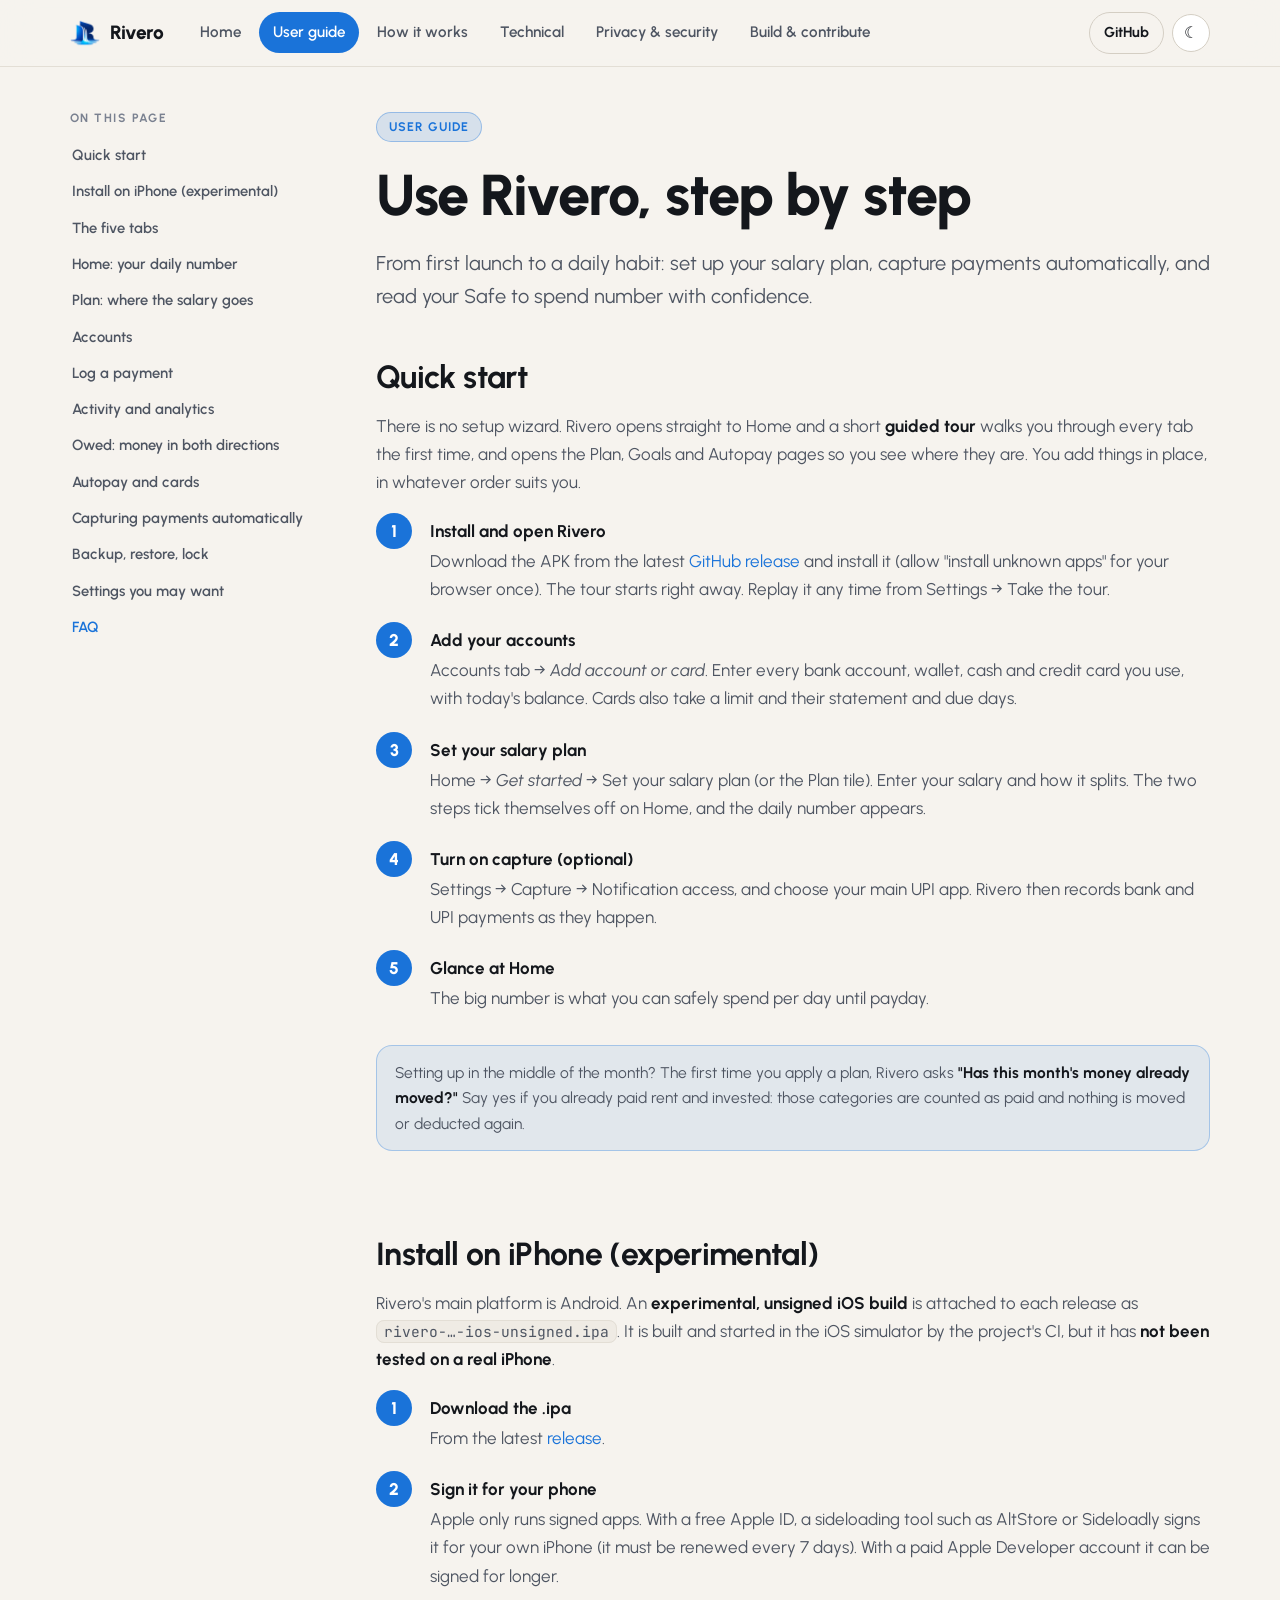
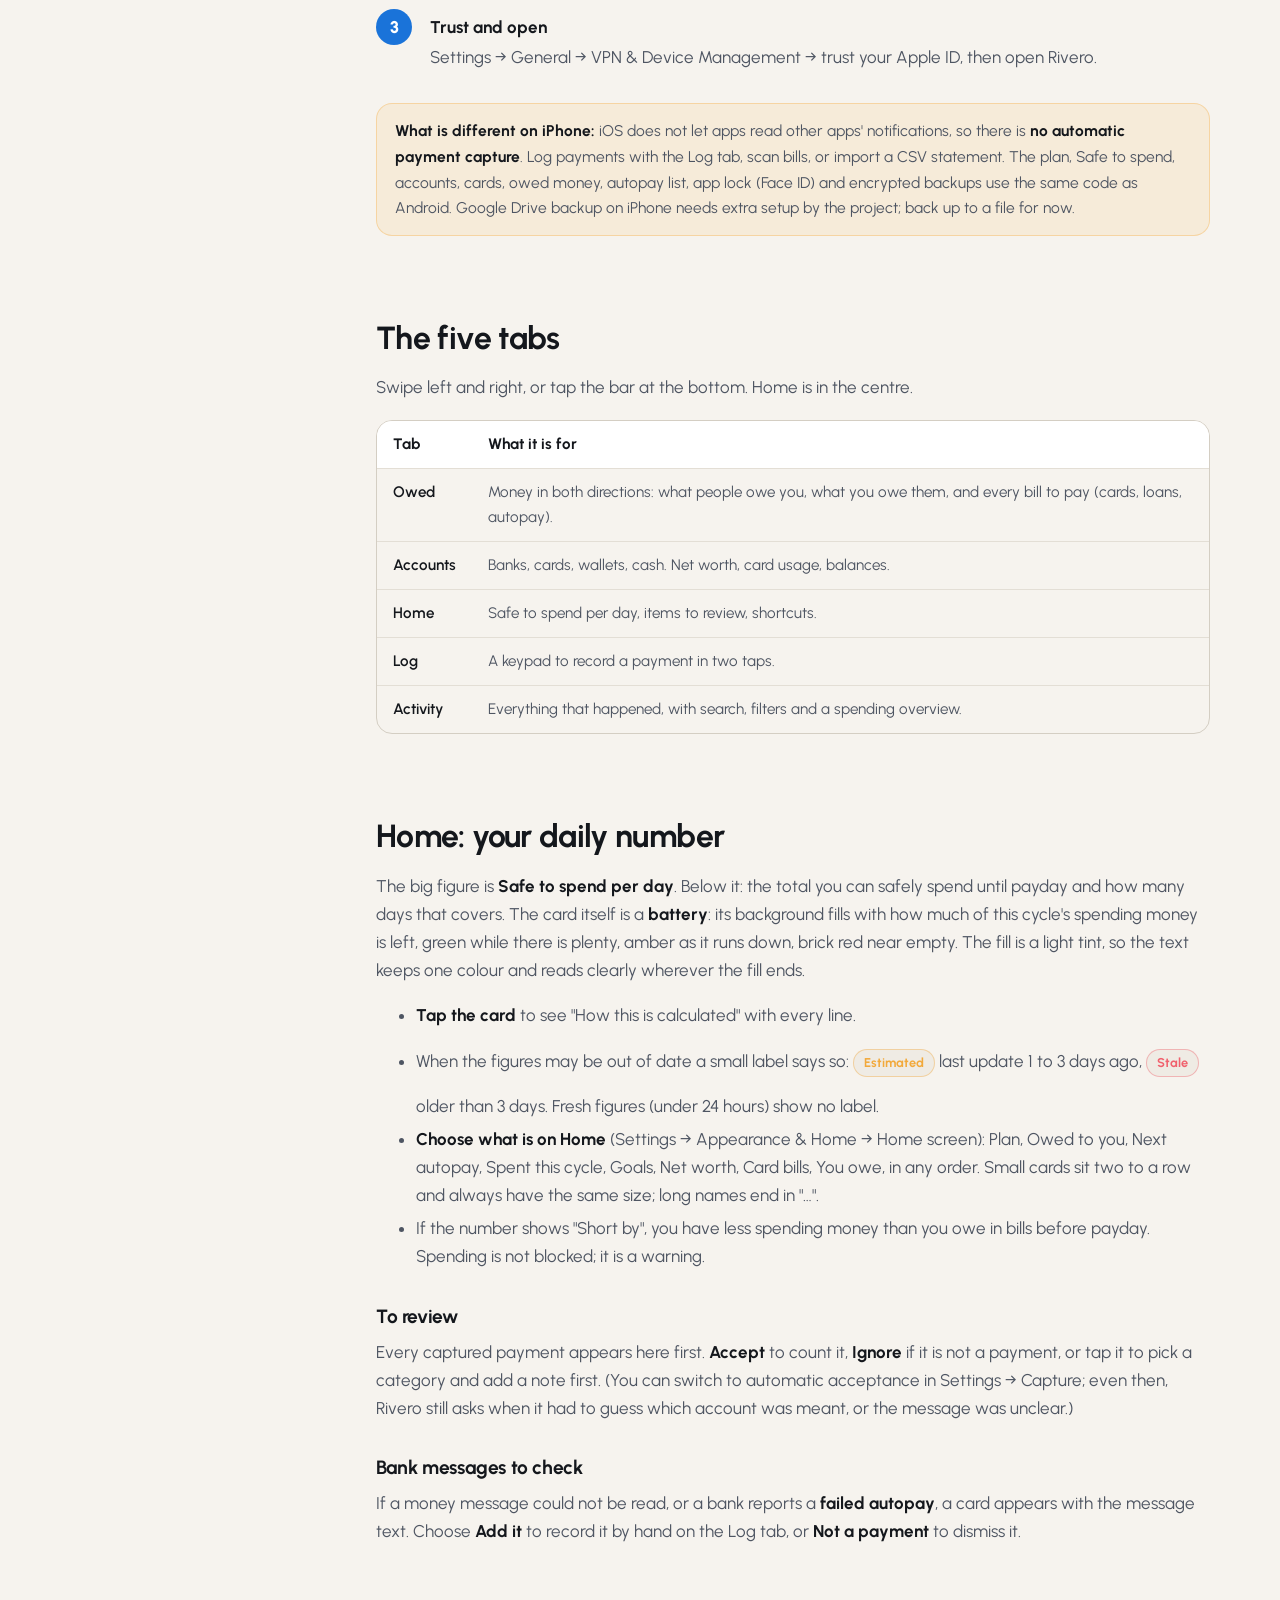
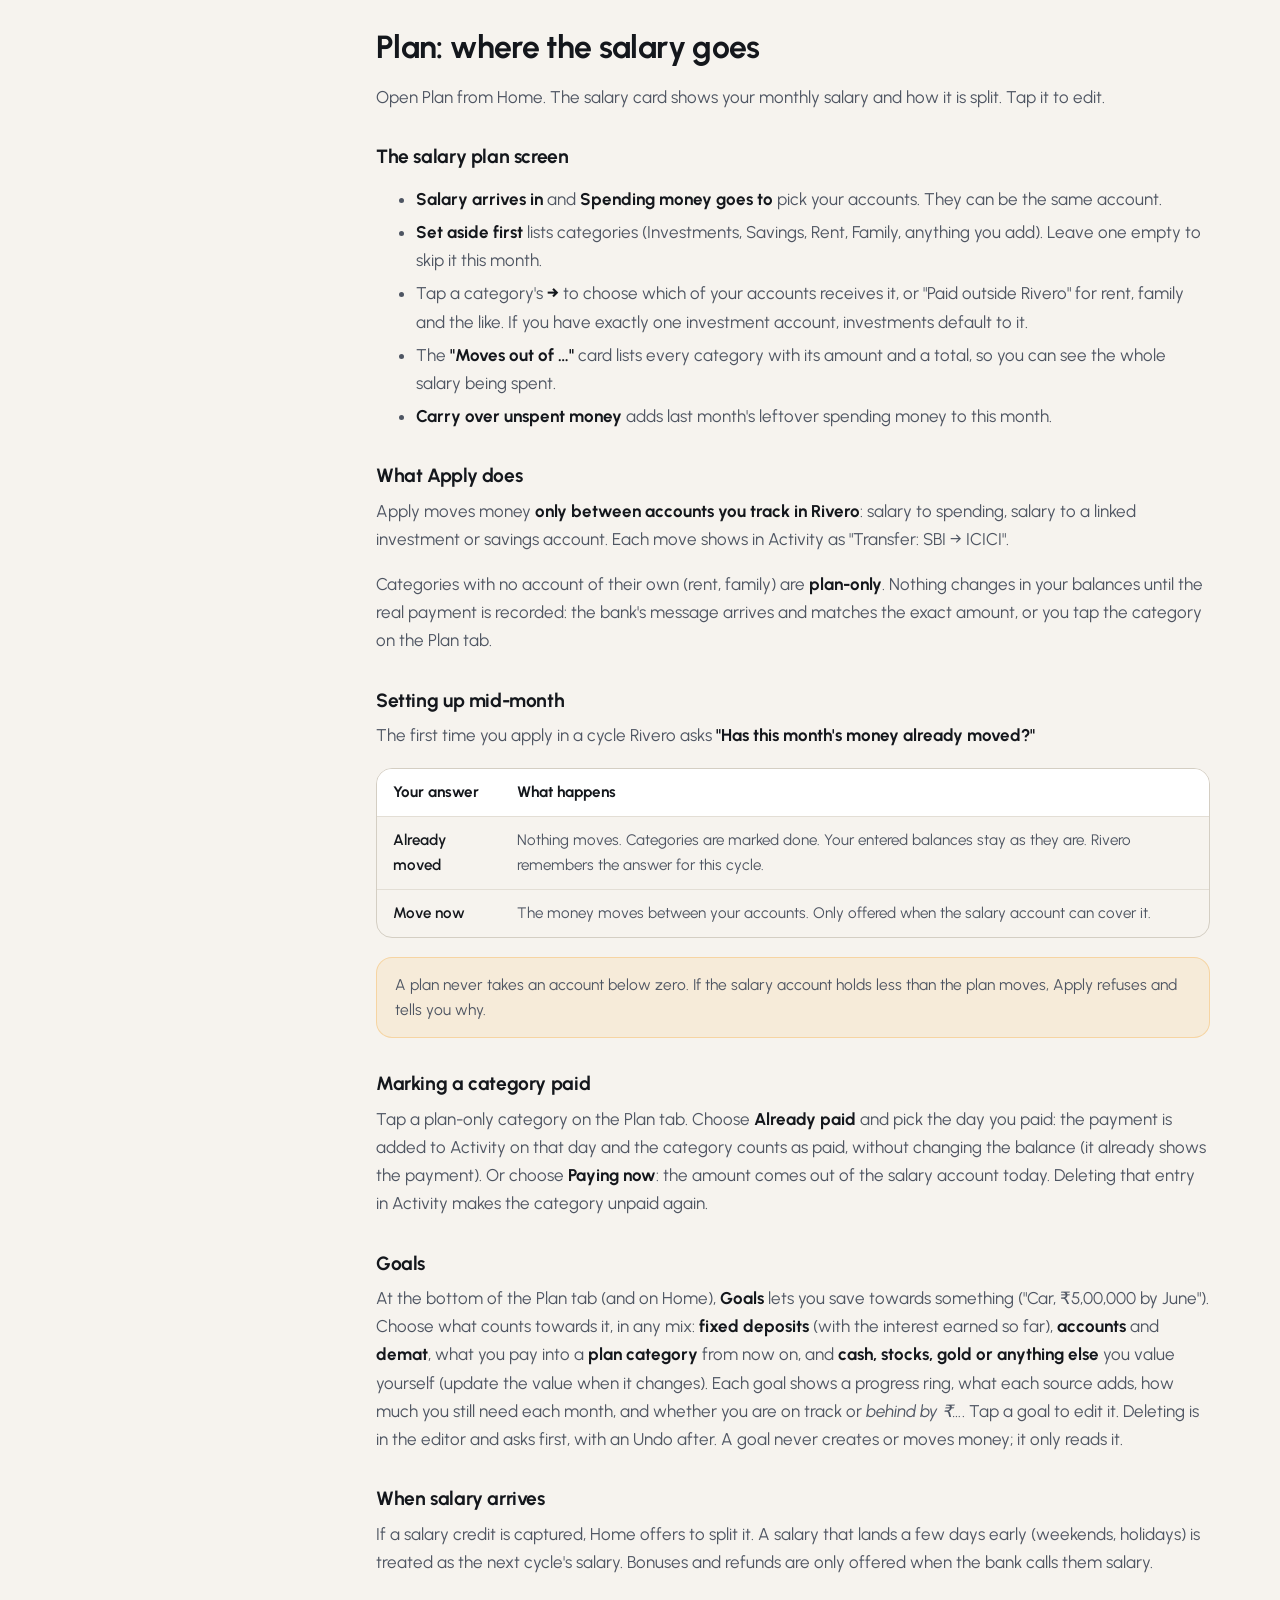
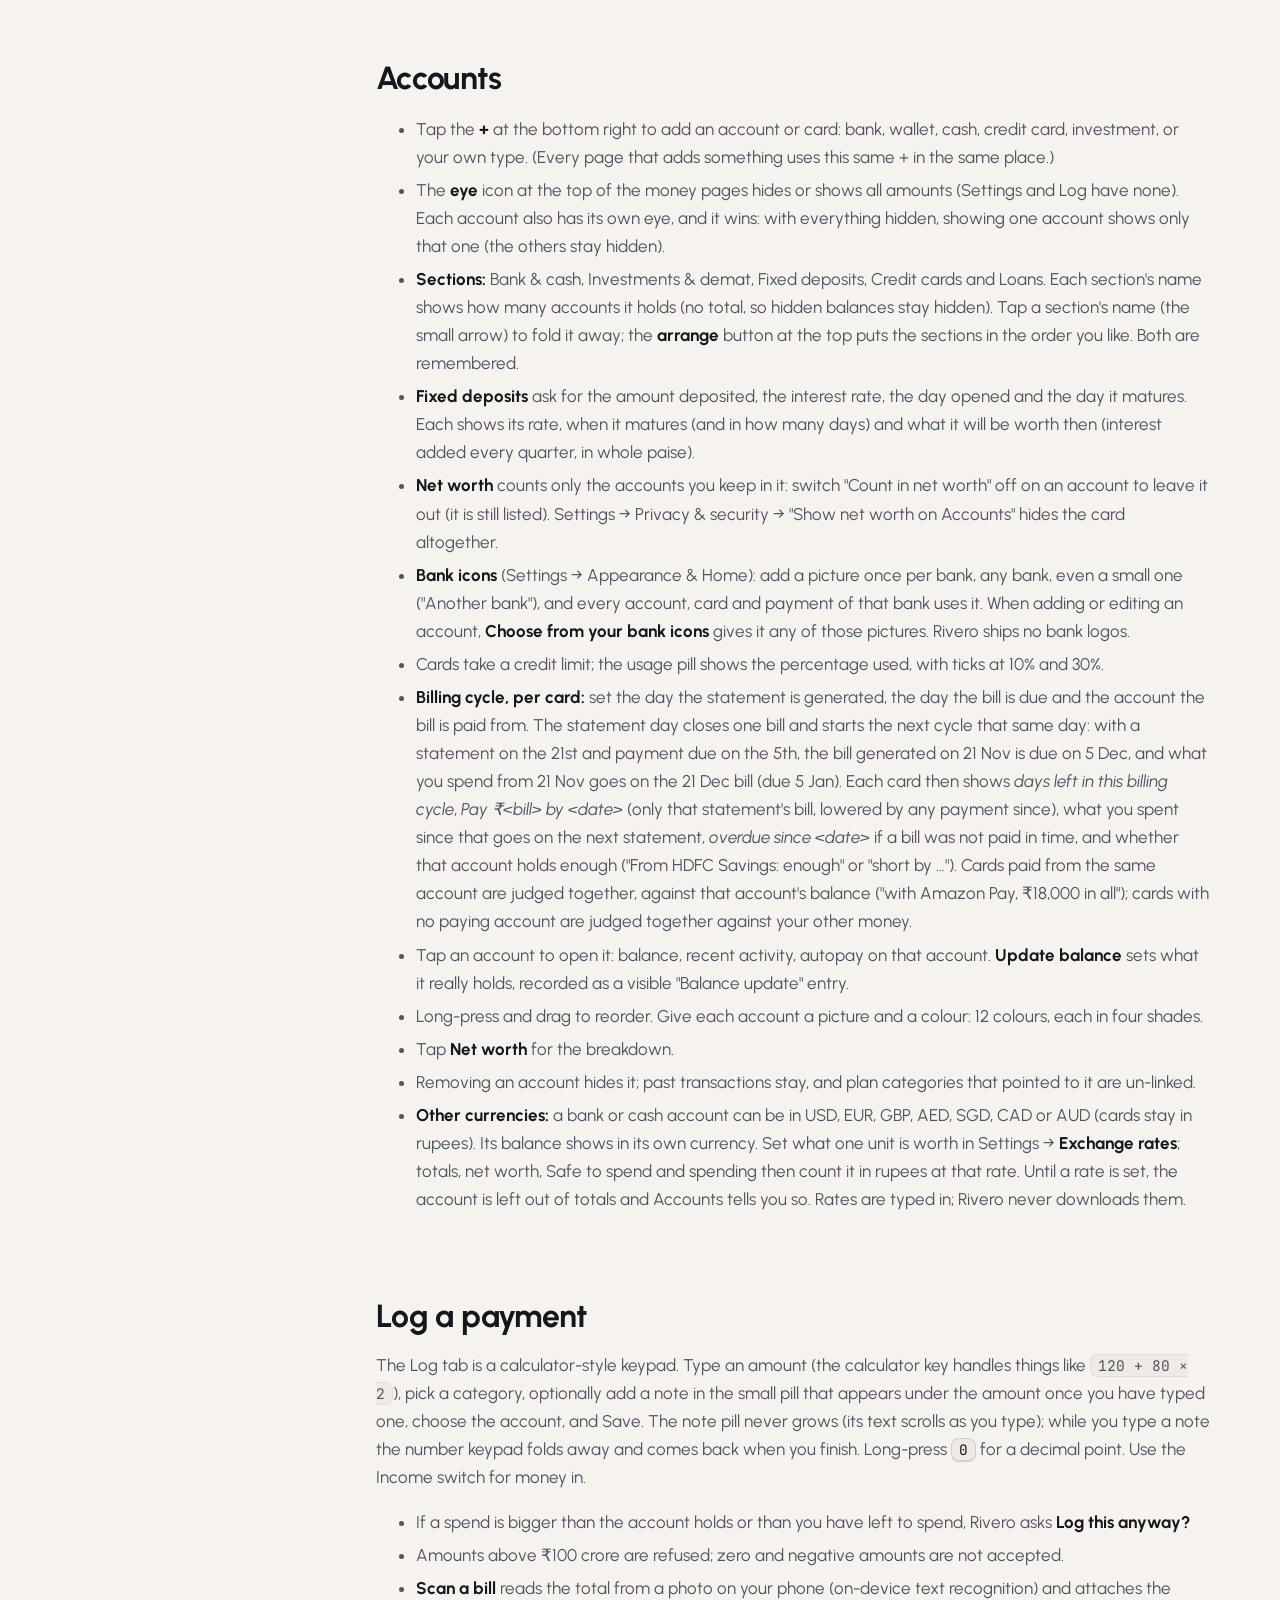
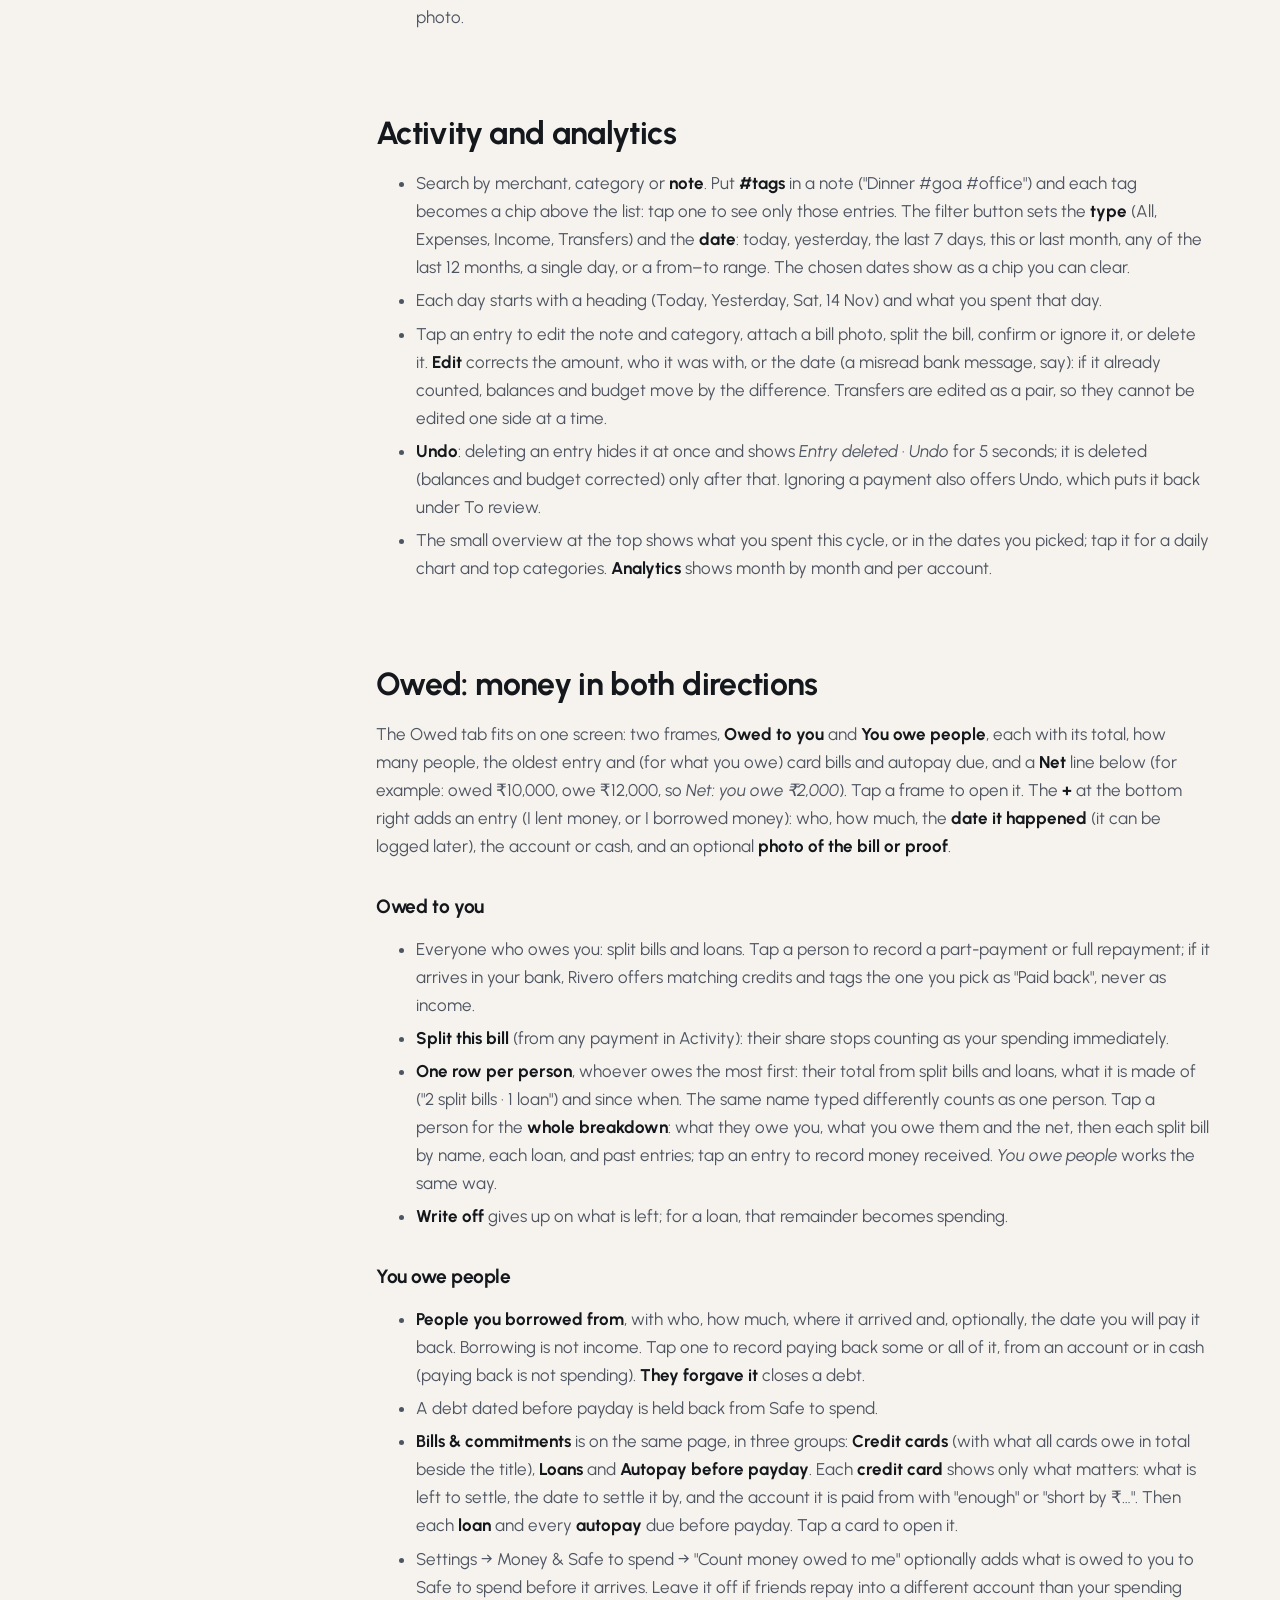
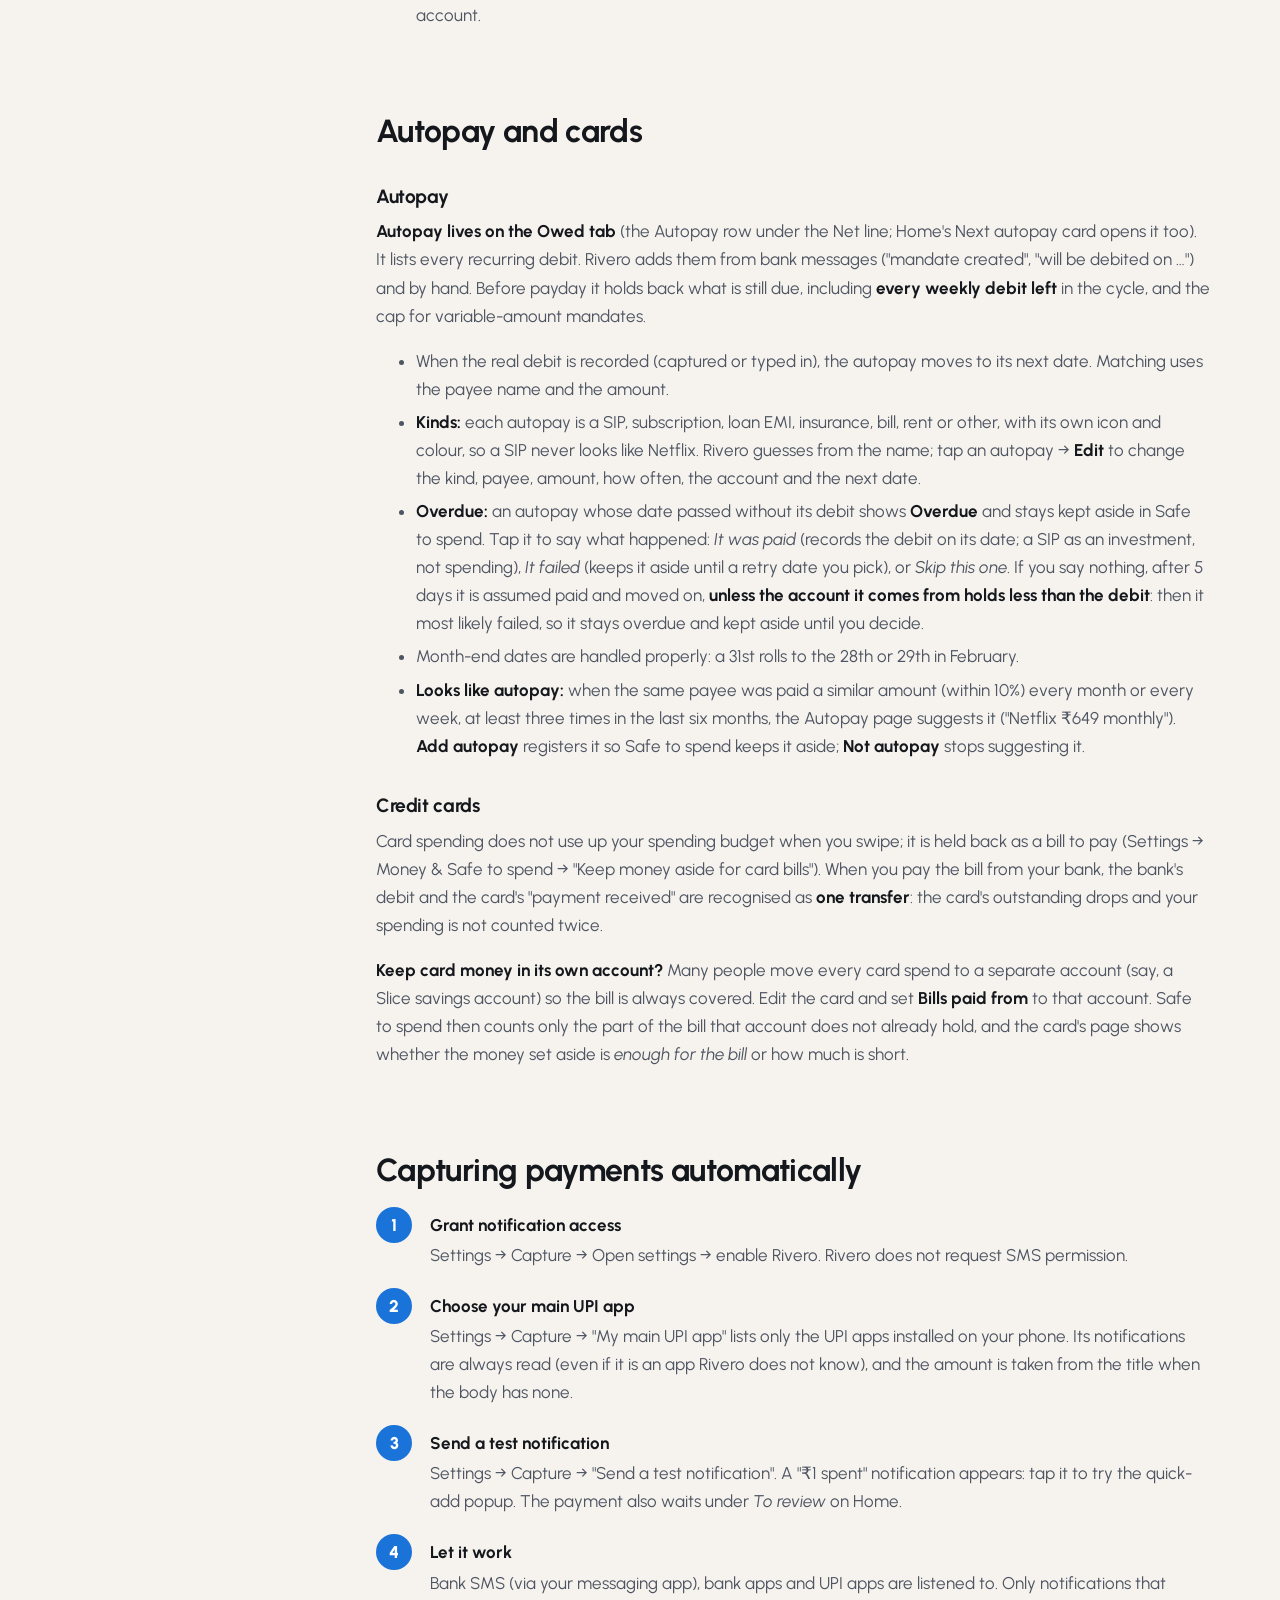
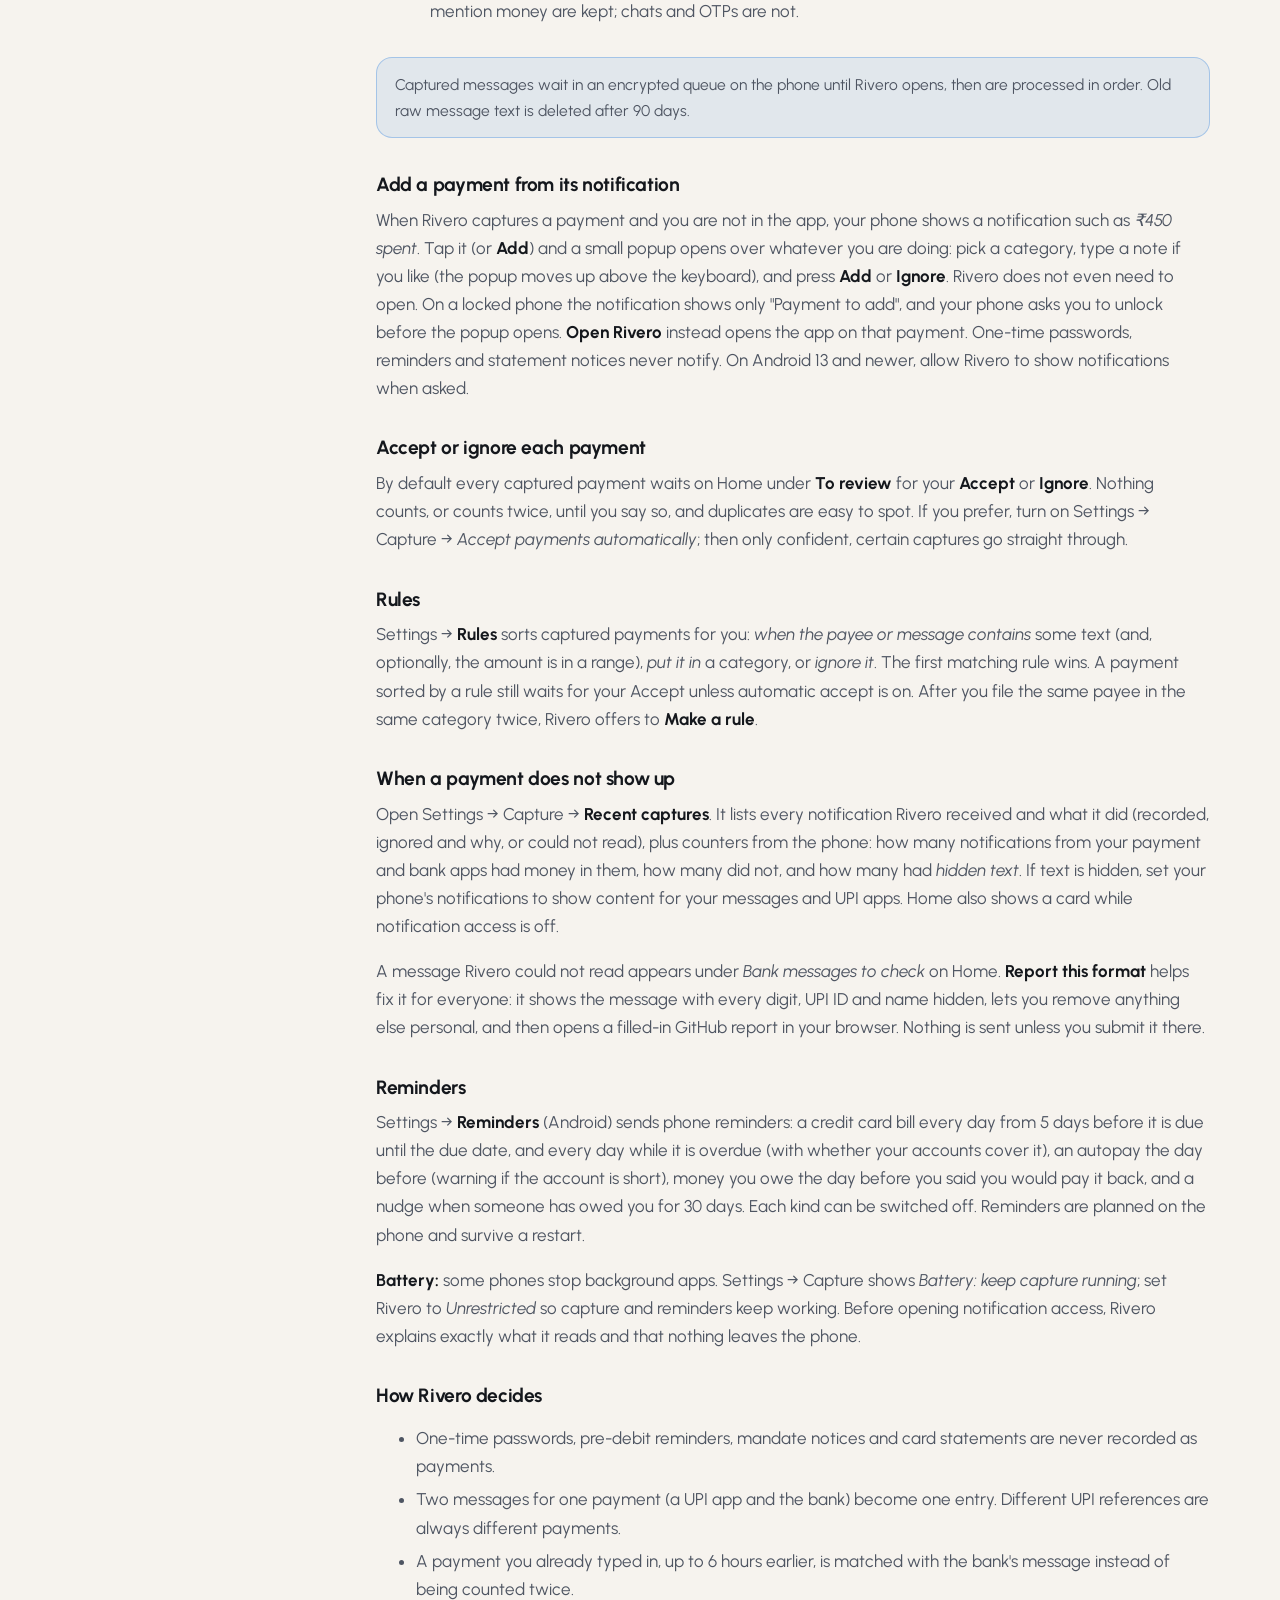
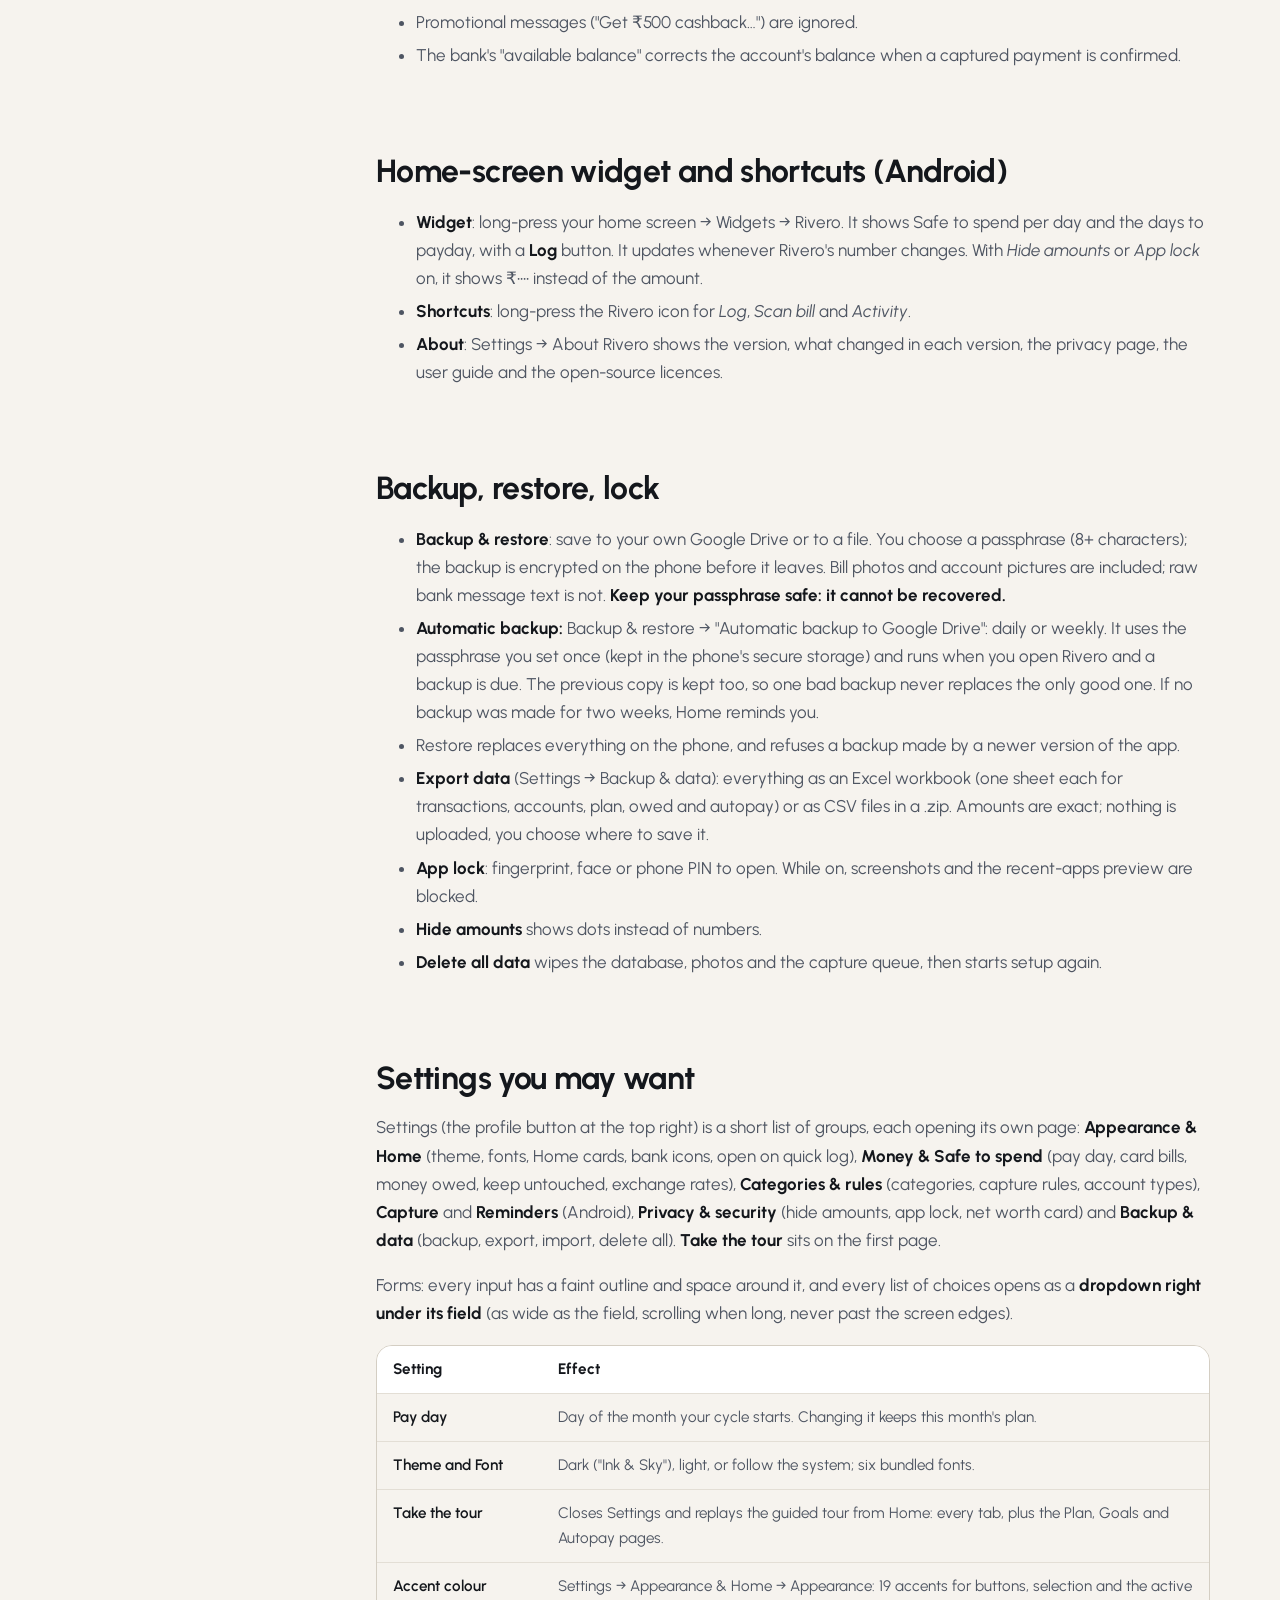
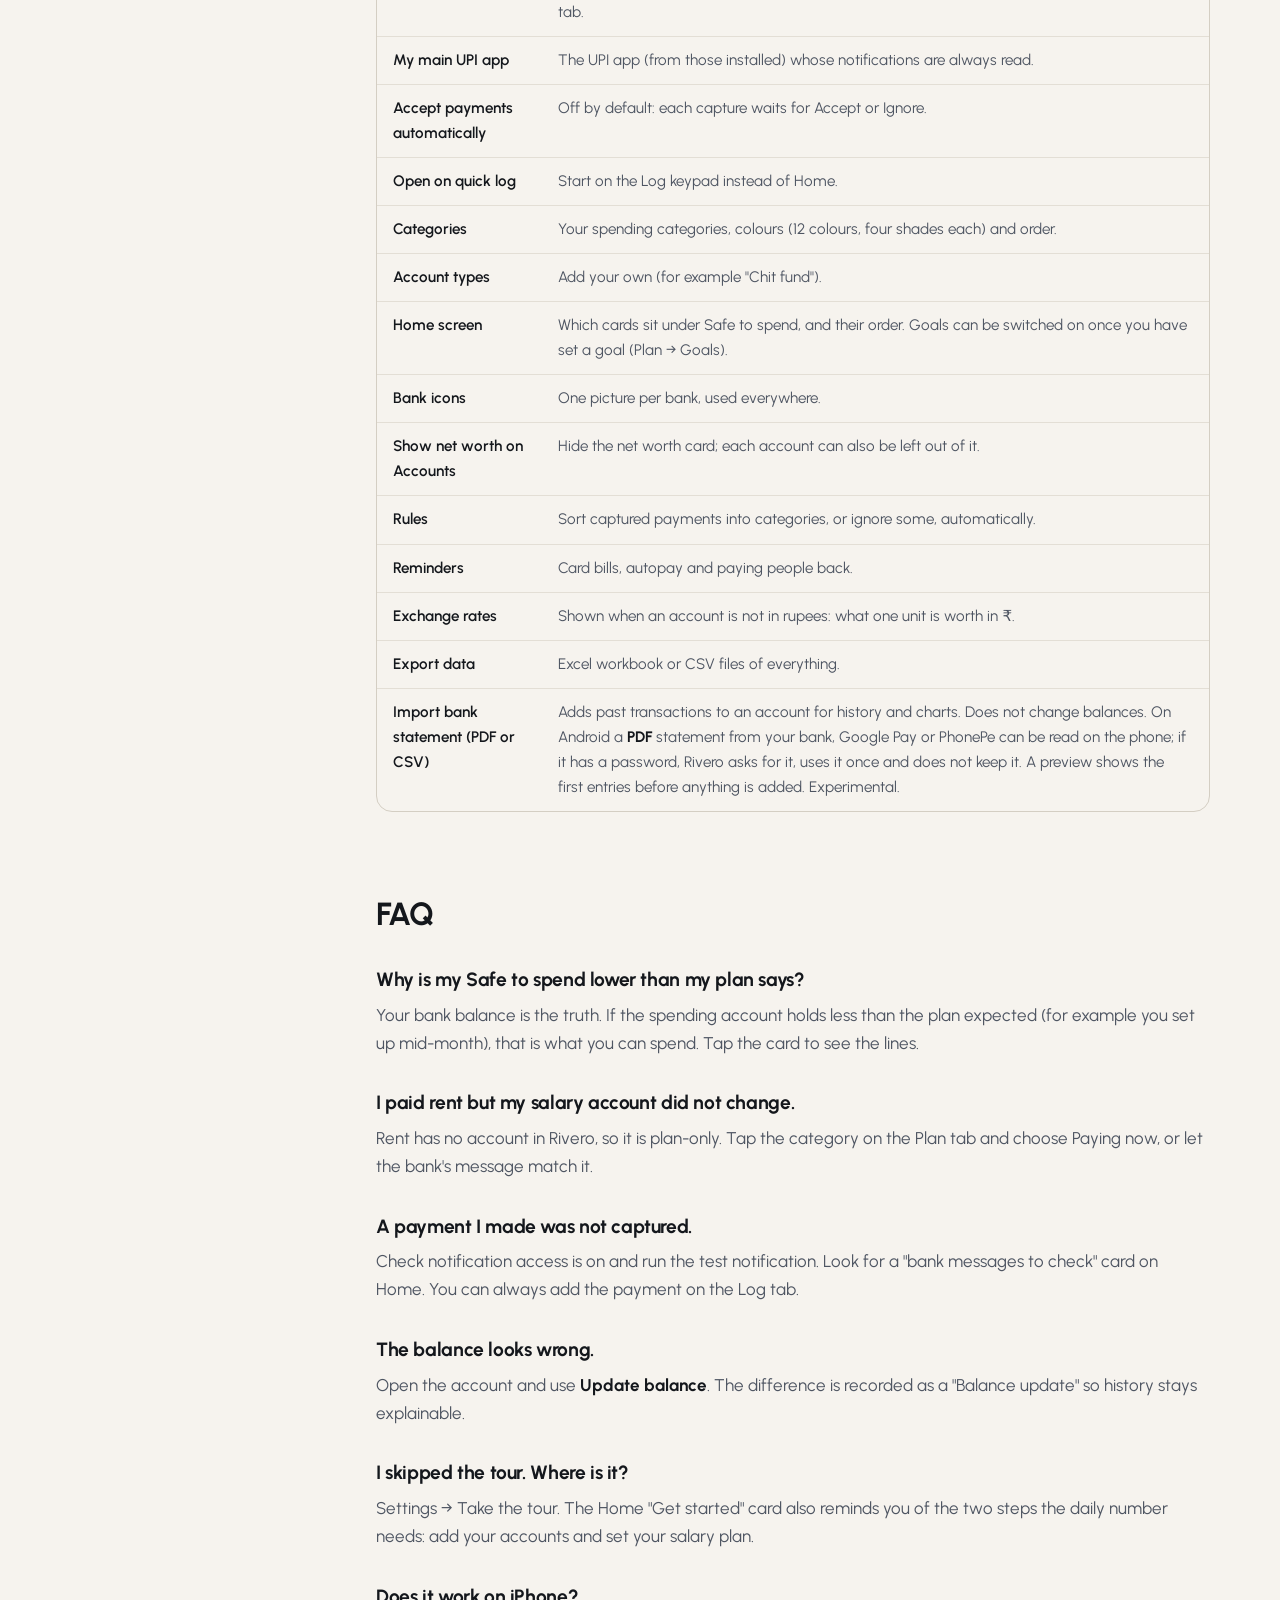
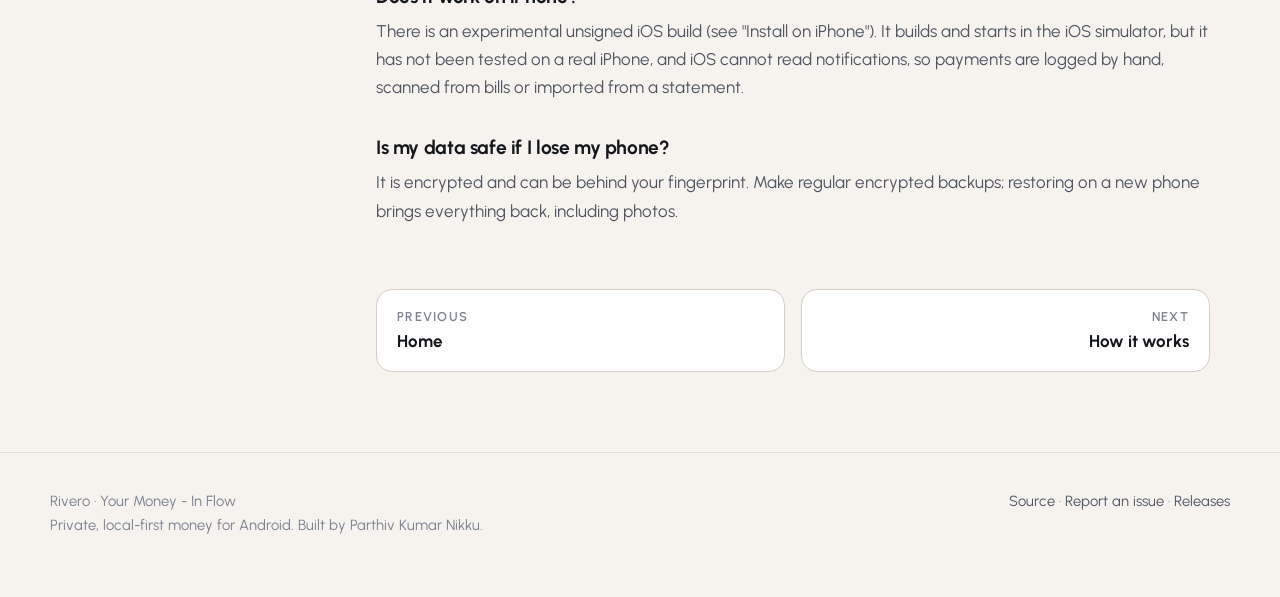
<file: docs/user-guide.html>
<!doctype html>
<html lang="en">
<head>
<meta charset="utf-8">
<meta name="viewport" content="width=device-width, initial-scale=1">
<title>User guide · Rivero</title>
<meta name="description" content="How to set up and use Rivero: plan, accounts, logging, capture, owed money, autopay, backup.">
<meta name="theme-color" content="#000000">
<meta property="og:title" content="User guide · Rivero">
<meta property="og:description" content="How to set up and use Rivero: plan, accounts, logging, capture, owed money, autopay, backup.">
<meta property="og:type" content="website">
<meta property="og:image" content="https://scap3sh4rk.github.io/Rivero/assets/Rivero.png">
<meta name="twitter:card" content="summary_large_image">
<link rel="icon" href="assets/favicon.png">
<link rel="apple-touch-icon" href="assets/apple-touch-icon.png">
<link rel="preconnect" href="https://fonts.googleapis.com">
<link rel="preconnect" href="https://fonts.gstatic.com" crossorigin>
<link href="https://fonts.googleapis.com/css2?family=JetBrains+Mono:wght@400;500&family=Urbanist:wght@400;500;600;700;800&display=swap" rel="stylesheet">
<link rel="stylesheet" href="assets/style.css">
</head>
<body>
<header class="top"><div class="top-in">
<a class="brand" href="index.html"><img src="assets/logo.png" alt="">Rivero</a>
<nav aria-label="Documentation"><a href="index.html">Home</a><a href="user-guide.html" aria-current="page">User guide</a><a href="how-it-works.html">How it works</a><a href="technical.html">Technical</a><a href="privacy-security.html">Privacy & security</a><a href="contribute.html">Build & contribute</a></nav>
<div class="tools"><a class="gh" href="https://github.com/scap3sh4rk/Rivero">GitHub</a><button class="icon-btn" id="theme" type="button" aria-label="Switch theme">☀</button></div>
</div></header>
<main><div class="doc">
<aside class="toc"><h4>On this page</h4><a href="#quick-start">Quick start</a><a href="#install-on-iphone-experimental">Install on iPhone (experimental)</a><a href="#the-five-tabs">The five tabs</a><a href="#home-your-daily-number">Home: your daily number</a><a href="#plan-where-the-salary-goes">Plan: where the salary goes</a><a href="#accounts">Accounts</a><a href="#log-a-payment">Log a payment</a><a href="#activity-and-analytics">Activity and analytics</a><a href="#owed">Owed: money in both directions</a><a href="#autopay-and-cards">Autopay and cards</a><a href="#capturing-payments-automatically">Capturing payments automatically</a><a href="#backup-restore-lock">Backup, restore, lock</a><a href="#settings-you-may-want">Settings you may want</a><a href="#faq">FAQ</a></aside>
<article>
<span class="badge">User guide</span>
<h1>Use Rivero, step by step</h1>
<p class="lede">From first launch to a daily habit: set up your salary plan, capture payments automatically, and read your Safe to spend number with confidence.</p>

<h2 id="quick-start">Quick start</h2>
<p>There is no setup wizard. Rivero opens straight to Home and a short <strong>guided tour</strong> walks you through every tab the first time, and opens the Plan, Goals and Autopay pages so you see where they are. You add things in place, in whatever order suits you.</p>
<ol class="steps">
<li><strong>Install and open Rivero</strong>Download the APK from the latest <a href="https://github.com/scap3sh4rk/Rivero/releases/latest">GitHub release</a> and install it (allow "install unknown apps" for your browser once). The tour starts right away. Replay it any time from Settings → Take the tour.</li>
<li><strong>Add your accounts</strong>Accounts tab → <em>Add account or card</em>. Enter every bank account, wallet, cash and credit card you use, with today's balance. Cards also take a limit and their statement and due days.</li>
<li><strong>Set your salary plan</strong>Home → <em>Get started</em> → Set your salary plan (or the Plan tile). Enter your salary and how it splits. The two steps tick themselves off on Home, and the daily number appears.</li>
<li><strong>Turn on capture (optional)</strong>Settings → Capture → Notification access, and choose your main UPI app. Rivero then records bank and UPI payments as they happen.</li>
<li><strong>Glance at Home</strong>The big number is what you can safely spend per day until payday.</li>
</ol>
<div class="note"><p>Setting up in the middle of the month? The first time you apply a plan, Rivero asks <strong>"Has this month's money already moved?"</strong> Say yes if you already paid rent and invested: those categories are counted as paid and nothing is moved or deducted again.</p></div>

<h2 id="install-on-iphone-experimental">Install on iPhone (experimental)</h2>
<p>Rivero's main platform is Android. An <strong>experimental, unsigned iOS build</strong> is attached to each release as <code>rivero-…-ios-unsigned.ipa</code>. It is built and started in the iOS simulator by the project's CI, but it has <strong>not been tested on a real iPhone</strong>.</p>
<ol class="steps">
<li><strong>Download the .ipa</strong>From the latest <a href="https://github.com/scap3sh4rk/Rivero/releases/latest">release</a>.</li>
<li><strong>Sign it for your phone</strong>Apple only runs signed apps. With a free Apple ID, a sideloading tool such as AltStore or Sideloadly signs it for your own iPhone (it must be renewed every 7 days). With a paid Apple Developer account it can be signed for longer.</li>
<li><strong>Trust and open</strong>Settings → General → VPN &amp; Device Management → trust your Apple ID, then open Rivero.</li>
</ol>
<div class="warn"><p><strong>What is different on iPhone:</strong> iOS does not let apps read other apps' notifications, so there is <strong>no automatic payment capture</strong>. Log payments with the Log tab, scan bills, or import a CSV statement. The plan, Safe to spend, accounts, cards, owed money, autopay list, app lock (Face ID) and encrypted backups use the same code as Android. Google Drive backup on iPhone needs extra setup by the project; back up to a file for now.</p></div>

<h2 id="the-five-tabs">The five tabs</h2>
<p>Swipe left and right, or tap the bar at the bottom. Home is in the centre.</p>
<table>
<tr><th>Tab</th><th>What it is for</th></tr>
<tr><td>Owed</td><td>Money in both directions: what people owe you, what you owe them, and every bill to pay (cards, loans, autopay).</td></tr>
<tr><td>Accounts</td><td>Banks, cards, wallets, cash. Net worth, card usage, balances.</td></tr>
<tr><td>Home</td><td>Safe to spend per day, items to review, shortcuts.</td></tr>
<tr><td>Log</td><td>A keypad to record a payment in two taps.</td></tr>
<tr><td>Activity</td><td>Everything that happened, with search, filters and a spending overview.</td></tr>
</table>

<h2 id="home-your-daily-number">Home: your daily number</h2>
<p>The big figure is <strong>Safe to spend per day</strong>. Below it: the total you can safely spend until payday and how many days that covers. The card itself is a <strong>battery</strong>: its background fills with how much of this cycle's spending money is left, green while there is plenty, amber as it runs down, brick red near empty. The fill is a light tint, so the text keeps one colour and reads clearly wherever the fill ends.</p>
<ul>
<li><strong>Tap the card</strong> to see "How this is calculated" with every line.</li>
<li>When the figures may be out of date a small label says so: <span class="pill warn">Estimated</span> last update 1 to 3 days ago, <span class="pill bad">Stale</span> older than 3 days. Fresh figures (under 24 hours) show no label.</li>
<li><strong>Choose what is on Home</strong> (Settings → Appearance &amp; Home → Home screen): Plan, Owed to you, Next autopay, Spent this cycle, Goals, Net worth, Card bills, You owe, in any order. Small cards sit two to a row and always have the same size; long names end in "…".</li>
<li>If the number shows "Short by", you have less spending money than you owe in bills before payday. Spending is not blocked; it is a warning.</li>
</ul>
<h3>To review</h3>
<p>Every captured payment appears here first. <strong>Accept</strong> to count it, <strong>Ignore</strong> if it is not a payment, or tap it to pick a category and add a note first. (You can switch to automatic acceptance in Settings → Capture; even then, Rivero still asks when it had to guess which account was meant, or the message was unclear.)</p>
<h3>Bank messages to check</h3>
<p>If a money message could not be read, or a bank reports a <strong>failed autopay</strong>, a card appears with the message text. Choose <strong>Add it</strong> to record it by hand on the Log tab, or <strong>Not a payment</strong> to dismiss it.</p>

<h2 id="plan-where-the-salary-goes">Plan: where the salary goes</h2>
<p>Open Plan from Home. The salary card shows your monthly salary and how it is split. Tap it to edit.</p>
<h3>The salary plan screen</h3>
<ul>
<li><strong>Salary arrives in</strong> and <strong>Spending money goes to</strong> pick your accounts. They can be the same account.</li>
<li><strong>Set aside first</strong> lists categories (Investments, Savings, Rent, Family, anything you add). Leave one empty to skip it this month.</li>
<li>Tap a category's <strong>→</strong> to choose which of your accounts receives it, or "Paid outside Rivero" for rent, family and the like. If you have exactly one investment account, investments default to it.</li>
<li>The <strong>"Moves out of …"</strong> card lists every category with its amount and a total, so you can see the whole salary being spent.</li>
<li><strong>Carry over unspent money</strong> adds last month's leftover spending money to this month.</li>
</ul>
<h3>What Apply does</h3>
<p>Apply moves money <strong>only between accounts you track in Rivero</strong>: salary to spending, salary to a linked investment or savings account. Each move shows in Activity as "Transfer: SBI → ICICI".</p>
<p>Categories with no account of their own (rent, family) are <strong>plan-only</strong>. Nothing changes in your balances until the real payment is recorded: the bank's message arrives and matches the exact amount, or you tap the category on the Plan tab.</p>
<h3>Setting up mid-month</h3>
<p>The first time you apply in a cycle Rivero asks <strong>"Has this month's money already moved?"</strong></p>
<table>
<tr><th>Your answer</th><th>What happens</th></tr>
<tr><td>Already moved</td><td>Nothing moves. Categories are marked done. Your entered balances stay as they are. Rivero remembers the answer for this cycle.</td></tr>
<tr><td>Move now</td><td>The money moves between your accounts. Only offered when the salary account can cover it.</td></tr>
</table>
<div class="warn"><p>A plan never takes an account below zero. If the salary account holds less than the plan moves, Apply refuses and tells you why.</p></div>
<h3>Marking a category paid</h3>
<p>Tap a plan-only category on the Plan tab. Choose <strong>Already paid</strong> and pick the day you paid: the payment is added to Activity on that day and the category counts as paid, without changing the balance (it already shows the payment). Or choose <strong>Paying now</strong>: the amount comes out of the salary account today. Deleting that entry in Activity makes the category unpaid again.</p>
<h3>Goals</h3>
<p>At the bottom of the Plan tab (and on Home), <strong>Goals</strong> lets you save towards something ("Car, ₹5,00,000 by June"). Choose what counts towards it, in any mix: <strong>fixed deposits</strong> (with the interest earned so far), <strong>accounts</strong> and <strong>demat</strong>, what you pay into a <strong>plan category</strong> from now on, and <strong>cash, stocks, gold or anything else</strong> you value yourself (update the value when it changes). Each goal shows a progress ring, what each source adds, how much you still need each month, and whether you are on track or <em>behind by ₹…</em>. Tap a goal to edit it. Deleting is in the editor and asks first, with an Undo after. A goal never creates or moves money; it only reads it.</p>
<h3>When salary arrives</h3>
<p>If a salary credit is captured, Home offers to split it. A salary that lands a few days early (weekends, holidays) is treated as the next cycle's salary. Bonuses and refunds are only offered when the bank calls them salary.</p>

<h2 id="accounts">Accounts</h2>
<ul>
<li>Tap the <strong>+</strong> at the bottom right to add an account or card: bank, wallet, cash, credit card, investment, or your own type. (Every page that adds something uses this same + in the same place.)</li>
<li>The <strong>eye</strong> icon at the top of the money pages hides or shows all amounts (Settings and Log have none). Each account also has its own eye, and it wins: with everything hidden, showing one account shows only that one (the others stay hidden).</li>
<li><strong>Sections:</strong> Bank &amp; cash, Investments &amp; demat, Fixed deposits, Credit cards and Loans. Each section's name shows how many accounts it holds (no total, so hidden balances stay hidden). Tap a section's name (the small arrow) to fold it away; the <strong>arrange</strong> button at the top puts the sections in the order you like. Both are remembered.</li>
<li><strong>Fixed deposits</strong> ask for the amount deposited, the interest rate, the day opened and the day it matures. Each shows its rate, when it matures (and in how many days) and what it will be worth then (interest added every quarter, in whole paise).</li>
<li><strong>Net worth</strong> counts only the accounts you keep in it: switch "Count in net worth" off on an account to leave it out (it is still listed). Settings → Privacy &amp; security → "Show net worth on Accounts" hides the card altogether.</li>
<li><strong>Bank icons</strong> (Settings → Appearance &amp; Home): add a picture once per bank, any bank, even a small one ("Another bank"), and every account, card and payment of that bank uses it. When adding or editing an account, <strong>Choose from your bank icons</strong> gives it any of those pictures. Rivero ships no bank logos.</li>
<li>Cards take a credit limit; the usage pill shows the percentage used, with ticks at 10% and 30%.</li>
<li><strong>Billing cycle, per card:</strong> set the day the statement is generated, the day the bill is due and the account the bill is paid from. The statement day closes one bill and starts the next cycle that same day: with a statement on the 21st and payment due on the 5th, the bill generated on 21 Nov is due on 5 Dec, and what you spend from 21 Nov goes on the 21 Dec bill (due 5 Jan). Each card then shows <em>days left in this billing cycle</em>, <em>Pay ₹&lt;bill&gt; by &lt;date&gt;</em> (only that statement's bill, lowered by any payment since), what you spent since that goes on the next statement, <em>overdue since &lt;date&gt;</em> if a bill was not paid in time, and whether that account holds enough ("From HDFC Savings: enough" or "short by …"). Cards paid from the same account are judged together, against that account's balance ("with Amazon Pay, ₹18,000 in all"); cards with no paying account are judged together against your other money.</li>
<li>Tap an account to open it: balance, recent activity, autopay on that account. <strong>Update balance</strong> sets what it really holds, recorded as a visible "Balance update" entry.</li>
<li>Long-press and drag to reorder. Give each account a picture and a colour: 12 colours, each in four shades.</li>
<li>Tap <strong>Net worth</strong> for the breakdown.</li>
<li>Removing an account hides it; past transactions stay, and plan categories that pointed to it are un-linked.</li>
<li><strong>Other currencies:</strong> a bank or cash account can be in USD, EUR, GBP, AED, SGD, CAD or AUD (cards stay in rupees). Its balance shows in its own currency. Set what one unit is worth in Settings → <strong>Exchange rates</strong>; totals, net worth, Safe to spend and spending then count it in rupees at that rate. Until a rate is set, the account is left out of totals and Accounts tells you so. Rates are typed in; Rivero never downloads them.</li>
</ul>

<h2 id="log-a-payment">Log a payment</h2>
<p>The Log tab is a calculator-style keypad. Type an amount (the calculator key handles things like <code>120 + 80 × 2</code>), pick a category, optionally add a note in the small pill that appears under the amount once you have typed one, choose the account, and Save. The note pill never grows (its text scrolls as you type); while you type a note the number keypad folds away and comes back when you finish. Long-press <kbd>0</kbd> for a decimal point. Use the Income switch for money in.</p>
<ul>
<li>If a spend is bigger than the account holds or than you have left to spend, Rivero asks <strong>Log this anyway?</strong></li>
<li>Amounts above ₹100 crore are refused; zero and negative amounts are not accepted.</li>
<li><strong>Scan a bill</strong> reads the total from a photo on your phone (on-device text recognition) and attaches the photo.</li>
</ul>

<h2 id="activity-and-analytics">Activity and analytics</h2>
<ul>
<li>Search by merchant, category or <strong>note</strong>. Put <strong>#tags</strong> in a note ("Dinner #goa #office") and each tag becomes a chip above the list: tap one to see only those entries. The filter button sets the <strong>type</strong> (All, Expenses, Income, Transfers) and the <strong>date</strong>: today, yesterday, the last 7 days, this or last month, any of the last 12 months, a single day, or a from–to range. The chosen dates show as a chip you can clear.</li>
<li>Each day starts with a heading (Today, Yesterday, Sat, 14 Nov) and what you spent that day.</li>
<li>Tap an entry to edit the note and category, attach a bill photo, split the bill, confirm or ignore it, or delete it. <strong>Edit</strong> corrects the amount, who it was with, or the date (a misread bank message, say): if it already counted, balances and budget move by the difference. Transfers are edited as a pair, so they cannot be edited one side at a time.</li>
<li><strong>Undo</strong>: deleting an entry hides it at once and shows <em>Entry deleted · Undo</em> for 5 seconds; it is deleted (balances and budget corrected) only after that. Ignoring a payment also offers Undo, which puts it back under To review.</li>
<li>The small overview at the top shows what you spent this cycle, or in the dates you picked; tap it for a daily chart and top categories. <strong>Analytics</strong> shows month by month and per account.</li>
</ul>

<h2 id="owed">Owed: money in both directions</h2>
<p>The Owed tab fits on one screen: two frames, <strong>Owed to you</strong> and <strong>You owe people</strong>, each with its total, how many people, the oldest entry and (for what you owe) card bills and autopay due, and a <strong>Net</strong> line below (for example: owed ₹10,000, owe ₹12,000, so <em>Net: you owe ₹2,000</em>). Tap a frame to open it. The <strong>+</strong> at the bottom right adds an entry (I lent money, or I borrowed money): who, how much, the <strong>date it happened</strong> (it can be logged later), the account or cash, and an optional <strong>photo of the bill or proof</strong>.</p>
<h3>Owed to you</h3>
<ul>
<li>Everyone who owes you: split bills and loans. Tap a person to record a part-payment or full repayment; if it arrives in your bank, Rivero offers matching credits and tags the one you pick as "Paid back", never as income.</li>
<li><strong>Split this bill</strong> (from any payment in Activity): their share stops counting as your spending immediately.</li>
<li><strong>One row per person</strong>, whoever owes the most first: their total from split bills and loans, what it is made of ("2 split bills · 1 loan") and since when. The same name typed differently counts as one person. Tap a person for the <strong>whole breakdown</strong>: what they owe you, what you owe them and the net, then each split bill by name, each loan, and past entries; tap an entry to record money received. <em>You owe people</em> works the same way.</li>
<li><strong>Write off</strong> gives up on what is left; for a loan, that remainder becomes spending.</li>
</ul>
<h3>You owe people</h3>
<ul>
<li><strong>People you borrowed from</strong>, with who, how much, where it arrived and, optionally, the date you will pay it back. Borrowing is not income. Tap one to record paying back some or all of it, from an account or in cash (paying back is not spending). <strong>They forgave it</strong> closes a debt.</li>
<li>A debt dated before payday is held back from Safe to spend.</li>
<li><strong>Bills &amp; commitments</strong> is on the same page, in three groups: <strong>Credit cards</strong> (with what all cards owe in total beside the title), <strong>Loans</strong> and <strong>Autopay before payday</strong>. Each <strong>credit card</strong> shows only what matters: what is left to settle, the date to settle it by, and the account it is paid from with "enough" or "short by ₹…". Then each <strong>loan</strong> and every <strong>autopay</strong> due before payday. Tap a card to open it.</li>
<li>Settings → Money &amp; Safe to spend → "Count money owed to me" optionally adds what is owed to you to Safe to spend before it arrives. Leave it off if friends repay into a different account than your spending account.</li>
</ul>

<h2 id="autopay-and-cards">Autopay and cards</h2>
<h3>Autopay</h3>
<p><strong>Autopay lives on the Owed tab</strong> (the Autopay row under the Net line; Home's Next autopay card opens it too). It lists every recurring debit. Rivero adds them from bank messages ("mandate created", "will be debited on …") and by hand. Before payday it holds back what is still due, including <strong>every weekly debit left</strong> in the cycle, and the cap for variable-amount mandates.</p>
<ul>
<li>When the real debit is recorded (captured or typed in), the autopay moves to its next date. Matching uses the payee name and the amount.</li>
<li><strong>Kinds:</strong> each autopay is a SIP, subscription, loan EMI, insurance, bill, rent or other, with its own icon and colour, so a SIP never looks like Netflix. Rivero guesses from the name; tap an autopay → <strong>Edit</strong> to change the kind, payee, amount, how often, the account and the next date.</li>
<li><strong>Overdue:</strong> an autopay whose date passed without its debit shows <strong>Overdue</strong> and stays kept aside in Safe to spend. Tap it to say what happened: <em>It was paid</em> (records the debit on its date; a SIP as an investment, not spending), <em>It failed</em> (keeps it aside until a retry date you pick), or <em>Skip this one</em>. If you say nothing, after 5 days it is assumed paid and moved on, <strong>unless the account it comes from holds less than the debit</strong>: then it most likely failed, so it stays overdue and kept aside until you decide.</li>
<li>Month-end dates are handled properly: a 31st rolls to the 28th or 29th in February.</li>
<li><strong>Looks like autopay:</strong> when the same payee was paid a similar amount (within 10%) every month or every week, at least three times in the last six months, the Autopay page suggests it ("Netflix ₹649 monthly"). <strong>Add autopay</strong> registers it so Safe to spend keeps it aside; <strong>Not autopay</strong> stops suggesting it.</li>
</ul>
<h3>Credit cards</h3>
<p>Card spending does not use up your spending budget when you swipe; it is held back as a bill to pay (Settings → Money &amp; Safe to spend → "Keep money aside for card bills"). When you pay the bill from your bank, the bank's debit and the card's "payment received" are recognised as <strong>one transfer</strong>: the card's outstanding drops and your spending is not counted twice.</p>
<p><strong>Keep card money in its own account?</strong> Many people move every card spend to a separate account (say, a Slice savings account) so the bill is always covered. Edit the card and set <strong>Bills paid from</strong> to that account. Safe to spend then counts only the part of the bill that account does not already hold, and the card's page shows whether the money set aside is <em>enough for the bill</em> or how much is short.</p>

<h2 id="capturing-payments-automatically">Capturing payments automatically</h2>
<ol class="steps">
<li><strong>Grant notification access</strong>Settings → Capture → Open settings → enable Rivero. Rivero does not request SMS permission.</li>
<li><strong>Choose your main UPI app</strong>Settings → Capture → "My main UPI app" lists only the UPI apps installed on your phone. Its notifications are always read (even if it is an app Rivero does not know), and the amount is taken from the title when the body has none.</li>
<li><strong>Send a test notification</strong>Settings → Capture → "Send a test notification". A "₹1 spent" notification appears: tap it to try the quick-add popup. The payment also waits under <em>To review</em> on Home.</li>
<li><strong>Let it work</strong>Bank SMS (via your messaging app), bank apps and UPI apps are listened to. Only notifications that mention money are kept; chats and OTPs are not.</li>
</ol>
<div class="note"><p>Captured messages wait in an encrypted queue on the phone until Rivero opens, then are processed in order. Old raw message text is deleted after 90 days.</p></div>
<h3>Add a payment from its notification</h3>
<p>When Rivero captures a payment and you are not in the app, your phone shows a notification such as <em>₹450 spent</em>. Tap it (or <strong>Add</strong>) and a small popup opens over whatever you are doing: pick a category, type a note if you like (the popup moves up above the keyboard), and press <strong>Add</strong> or <strong>Ignore</strong>. Rivero does not even need to open. On a locked phone the notification shows only "Payment to add", and your phone asks you to unlock before the popup opens. <strong>Open Rivero</strong> instead opens the app on that payment. One-time passwords, reminders and statement notices never notify. On Android 13 and newer, allow Rivero to show notifications when asked.</p>
<h3>Accept or ignore each payment</h3>
<p>By default every captured payment waits on Home under <strong>To review</strong> for your <strong>Accept</strong> or <strong>Ignore</strong>. Nothing counts, or counts twice, until you say so, and duplicates are easy to spot. If you prefer, turn on Settings → Capture → <em>Accept payments automatically</em>; then only confident, certain captures go straight through.</p>
<h3>Rules</h3>
<p>Settings → <strong>Rules</strong> sorts captured payments for you: <em>when the payee or message contains</em> some text (and, optionally, the amount is in a range), <em>put it in</em> a category, or <em>ignore it</em>. The first matching rule wins. A payment sorted by a rule still waits for your Accept unless automatic accept is on. After you file the same payee in the same category twice, Rivero offers to <strong>Make a rule</strong>.</p>
<h3>When a payment does not show up</h3>
<p>Open Settings → Capture → <strong>Recent captures</strong>. It lists every notification Rivero received and what it did (recorded, ignored and why, or could not read), plus counters from the phone: how many notifications from your payment and bank apps had money in them, how many did not, and how many had <em>hidden text</em>. If text is hidden, set your phone's notifications to show content for your messages and UPI apps. Home also shows a card while notification access is off.</p>
<p>A message Rivero could not read appears under <em>Bank messages to check</em> on Home. <strong>Report this format</strong> helps fix it for everyone: it shows the message with every digit, UPI ID and name hidden, lets you remove anything else personal, and then opens a filled-in GitHub report in your browser. Nothing is sent unless you submit it there.</p>
<h3>Reminders</h3>
<p>Settings → <strong>Reminders</strong> (Android) sends phone reminders: a credit card bill every day from 5 days before it is due until the due date, and every day while it is overdue (with whether your accounts cover it), an autopay the day before (warning if the account is short), money you owe the day before you said you would pay it back, and a nudge when someone has owed you for 30 days. Each kind can be switched off. Reminders are planned on the phone and survive a restart.</p>
<p><strong>Battery:</strong> some phones stop background apps. Settings → Capture shows <em>Battery: keep capture running</em>; set Rivero to <em>Unrestricted</em> so capture and reminders keep working. Before opening notification access, Rivero explains exactly what it reads and that nothing leaves the phone.</p>
<h3>How Rivero decides</h3>
<ul>
<li>One-time passwords, pre-debit reminders, mandate notices and card statements are never recorded as payments.</li>
<li>Two messages for one payment (a UPI app and the bank) become one entry. Different UPI references are always different payments.</li>
<li>A payment you already typed in, up to 6 hours earlier, is matched with the bank's message instead of being counted twice.</li>
<li>Promotional messages ("Get ₹500 cashback…") are ignored.</li>
<li>The bank's "available balance" corrects the account's balance when a captured payment is confirmed.</li>
</ul>

<h2 id="widget-and-shortcuts">Home-screen widget and shortcuts (Android)</h2>
<ul>
<li><strong>Widget</strong>: long-press your home screen → Widgets → Rivero. It shows Safe to spend per day and the days to payday, with a <strong>Log</strong> button. It updates whenever Rivero's number changes. With <em>Hide amounts</em> or <em>App lock</em> on, it shows ₹•••• instead of the amount.</li>
<li><strong>Shortcuts</strong>: long-press the Rivero icon for <em>Log</em>, <em>Scan bill</em> and <em>Activity</em>.</li>
<li><strong>About</strong>: Settings → About Rivero shows the version, what changed in each version, the privacy page, the user guide and the open-source licences.</li>
</ul>

<h2 id="backup-restore-lock">Backup, restore, lock</h2>
<ul>
<li><strong>Backup &amp; restore</strong>: save to your own Google Drive or to a file. You choose a passphrase (8+ characters); the backup is encrypted on the phone before it leaves. Bill photos and account pictures are included; raw bank message text is not. <strong>Keep your passphrase safe: it cannot be recovered.</strong></li>
<li><strong>Automatic backup:</strong> Backup &amp; restore → "Automatic backup to Google Drive": daily or weekly. It uses the passphrase you set once (kept in the phone's secure storage) and runs when you open Rivero and a backup is due. The previous copy is kept too, so one bad backup never replaces the only good one. If no backup was made for two weeks, Home reminds you.</li>
<li>Restore replaces everything on the phone, and refuses a backup made by a newer version of the app.</li>
<li><strong>Export data</strong> (Settings → Backup &amp; data): everything as an Excel workbook (one sheet each for transactions, accounts, plan, owed and autopay) or as CSV files in a .zip. Amounts are exact; nothing is uploaded, you choose where to save it.</li>
<li><strong>App lock</strong>: fingerprint, face or phone PIN to open. While on, screenshots and the recent-apps preview are blocked.</li>
<li><strong>Hide amounts</strong> shows dots instead of numbers.</li>
<li><strong>Delete all data</strong> wipes the database, photos and the capture queue, then starts setup again.</li>
</ul>

<h2 id="settings-you-may-want">Settings you may want</h2>
<p>Settings (the profile button at the top right) is a short list of groups, each opening its own page: <strong>Appearance &amp; Home</strong> (theme, fonts, Home cards, bank icons, open on quick log), <strong>Money &amp; Safe to spend</strong> (pay day, card bills, money owed, keep untouched, exchange rates), <strong>Categories &amp; rules</strong> (categories, capture rules, account types), <strong>Capture</strong> and <strong>Reminders</strong> (Android), <strong>Privacy &amp; security</strong> (hide amounts, app lock, net worth card) and <strong>Backup &amp; data</strong> (backup, export, import, delete all). <strong>Take the tour</strong> sits on the first page.</p>
<p>Forms: every input has a faint outline and space around it, and every list of choices opens as a <strong>dropdown right under its field</strong> (as wide as the field, scrolling when long, never past the screen edges).</p>
<table>
<tr><th>Setting</th><th>Effect</th></tr>
<tr><td>Pay day</td><td>Day of the month your cycle starts. Changing it keeps this month's plan.</td></tr>
<tr><td>Theme and Font</td><td>Dark ("Ink &amp; Sky"), light, or follow the system; six bundled fonts.</td></tr>
<tr><td>Take the tour</td><td>Closes Settings and replays the guided tour from Home: every tab, plus the Plan, Goals and Autopay pages.</td></tr>
<tr><td>Accent colour</td><td>Settings → Appearance &amp; Home → Appearance: 19 accents for buttons, selection and the active tab.</td></tr>
<tr><td>My main UPI app</td><td>The UPI app (from those installed) whose notifications are always read.</td></tr>
<tr><td>Accept payments automatically</td><td>Off by default: each capture waits for Accept or Ignore.</td></tr>
<tr><td>Open on quick log</td><td>Start on the Log keypad instead of Home.</td></tr>
<tr><td>Categories</td><td>Your spending categories, colours (12 colours, four shades each) and order.</td></tr>
<tr><td>Account types</td><td>Add your own (for example "Chit fund").</td></tr>
<tr><td>Home screen</td><td>Which cards sit under Safe to spend, and their order. Goals can be switched on once you have set a goal (Plan → Goals).</td></tr>
<tr><td>Bank icons</td><td>One picture per bank, used everywhere.</td></tr>
<tr><td>Show net worth on Accounts</td><td>Hide the net worth card; each account can also be left out of it.</td></tr>
<tr><td>Rules</td><td>Sort captured payments into categories, or ignore some, automatically.</td></tr>
<tr><td>Reminders</td><td>Card bills, autopay and paying people back.</td></tr>
<tr><td>Exchange rates</td><td>Shown when an account is not in rupees: what one unit is worth in ₹.</td></tr>
<tr><td>Export data</td><td>Excel workbook or CSV files of everything.</td></tr>
<tr><td>Import bank statement (PDF or CSV)</td><td>Adds past transactions to an account for history and charts. Does not change balances. On Android a <strong>PDF</strong> statement from your bank, Google Pay or PhonePe can be read on the phone; if it has a password, Rivero asks for it, uses it once and does not keep it. A preview shows the first entries before anything is added. Experimental.</td></tr>
</table>

<h2 id="faq">FAQ</h2>
<h3>Why is my Safe to spend lower than my plan says?</h3>
<p>Your bank balance is the truth. If the spending account holds less than the plan expected (for example you set up mid-month), that is what you can spend. Tap the card to see the lines.</p>
<h3>I paid rent but my salary account did not change.</h3>
<p>Rent has no account in Rivero, so it is plan-only. Tap the category on the Plan tab and choose Paying now, or let the bank's message match it.</p>
<h3>A payment I made was not captured.</h3>
<p>Check notification access is on and run the test notification. Look for a "bank messages to check" card on Home. You can always add the payment on the Log tab.</p>
<h3>The balance looks wrong.</h3>
<p>Open the account and use <strong>Update balance</strong>. The difference is recorded as a "Balance update" so history stays explainable.</p>
<h3>I skipped the tour. Where is it?</h3>
<p>Settings → Take the tour. The Home "Get started" card also reminds you of the two steps the daily number needs: add your accounts and set your salary plan.</p>
<h3>Does it work on iPhone?</h3>
<p>There is an experimental unsigned iOS build (see "Install on iPhone"). It builds and starts in the iOS simulator, but it has not been tested on a real iPhone, and iOS cannot read notifications, so payments are logged by hand, scanned from bills or imported from a statement.</p>
<h3>Is my data safe if I lose my phone?</h3>
<p>It is encrypted and can be behind your fingerprint. Make regular encrypted backups; restoring on a new phone brings everything back, including photos.</p>

<div class="pager"><a href="index.html"><small>Previous</small>Home</a><a class="next" href="how-it-works.html"><small>Next</small>How it works</a></div>
</article></div></main>
<footer><div class="foot-in">
<div>Rivero · Your Money - In Flow<br>Private, local-first money for Android. Built by Parthiv Kumar Nikku.</div>
<div><a href="https://github.com/scap3sh4rk/Rivero">Source</a> · <a href="https://github.com/scap3sh4rk/Rivero/issues">Report an issue</a> · <a href="https://github.com/scap3sh4rk/Rivero/releases">Releases</a></div>
</div></footer>
<script src="assets/site.js"></script>
</body>
</html>
</file>
<file: docs/assets/style.css>
/* Rivero docs: the app's "Ink & Sky" palette (see lib/design_system/rivero_tokens.dart) */
:root {
  --bg: #000000;
  --surface: #0f0f11;
  --elevated: #18181b;
  --interactive: #232327;
  --accent: #4ea3f8;
  --on-accent: #04101f;
  --text: #f5f5f7;
  --text-2: #a1a1aa;
  --muted: #71717a;
  --border: #1c1c1f;
  --border-2: #27272b;
  --success: #2dbe6c;
  --danger: #f0616d;
  --warning: #f2a93b;
  --violet: #8b6cf6;
  --teal: #22b8b0;
  --orange: #ff8a3d;
  --amber: #f5b841;
  --radius: 20px;
  --shadow: 0 1px 0 rgba(255, 255, 255, 0.03) inset, 0 20px 60px rgba(0, 0, 0, 0.5);
}
:root[data-theme="light"] {
  --bg: #f6f3ee;
  --surface: #ffffff;
  --elevated: #efebe4;
  --interactive: #e5e0d7;
  --accent: #1a73d9;
  --on-accent: #ffffff;
  --text: #14171c;
  --text-2: #4e5562;
  --muted: #7a8190;
  --border: #e3ded5;
  --border-2: #d4cec3;
  --shadow: 0 1px 0 rgba(255, 255, 255, 0.6) inset, 0 20px 50px rgba(60, 50, 30, 0.12);
}
@media (prefers-color-scheme: light) {
  :root:not([data-theme="dark"]) {
    --bg: #f6f3ee;
    --surface: #ffffff;
    --elevated: #efebe4;
    --interactive: #e5e0d7;
    --accent: #1a73d9;
    --on-accent: #ffffff;
    --text: #14171c;
    --text-2: #4e5562;
    --muted: #7a8190;
    --border: #e3ded5;
    --border-2: #d4cec3;
    --shadow: 0 1px 0 rgba(255, 255, 255, 0.6) inset, 0 20px 50px rgba(60, 50, 30, 0.12);
  }
}

* { box-sizing: border-box; }
html { scroll-behavior: smooth; scroll-padding-top: 88px; }
body {
  margin: 0;
  background: var(--bg);
  color: var(--text);
  font-family: "Urbanist", "Inter", system-ui, -apple-system, "Segoe UI", sans-serif;
  font-size: 17px;
  line-height: 1.65;
  -webkit-font-smoothing: antialiased;
}
a { color: var(--accent); text-decoration: none; }
a:hover { text-decoration: underline; }
img { max-width: 100%; }
code, pre, kbd { font-family: "JetBrains Mono", ui-monospace, "SF Mono", Menlo, Consolas, monospace; }
code {
  background: var(--elevated);
  border: 1px solid var(--border);
  border-radius: 8px;
  padding: 1px 7px;
  font-size: 0.86em;
}
pre {
  background: var(--surface);
  border: 1px solid var(--border-2);
  border-radius: 16px;
  padding: 18px 20px;
  overflow-x: auto;
  font-size: 0.86rem;
  line-height: 1.6;
  color: var(--text);
}
pre code { background: none; border: 0; padding: 0; font-size: inherit; }
h1, h2, h3, h4 { line-height: 1.2; letter-spacing: -0.02em; margin: 0 0 0.5em; }
h1 { font-size: clamp(2.2rem, 5vw, 3.6rem); font-weight: 800; }
h2 { font-size: clamp(1.5rem, 3vw, 2rem); font-weight: 700; margin-top: 2.6em; }
h3 { font-size: 1.2rem; font-weight: 700; margin-top: 1.8em; }
p { margin: 0 0 1em; color: var(--text-2); }
li { color: var(--text-2); margin: 0.3em 0; }
strong { color: var(--text); font-weight: 700; }
hr { border: 0; border-top: 1px solid var(--border-2); margin: 3em 0; }

/* ---------- header ---------- */
.top {
  position: sticky; top: 0; z-index: 20;
  backdrop-filter: blur(16px);
  background: color-mix(in srgb, var(--bg) 82%, transparent);
  border-bottom: 1px solid var(--border);
}
.top-in {
  max-width: 1180px; margin: 0 auto; padding: 12px 20px;
  display: flex; align-items: center; gap: 22px;
}
.brand { display: flex; align-items: center; gap: 10px; color: var(--text); font-weight: 800; font-size: 1.2rem; letter-spacing: -0.02em; }
.brand img { width: 30px; height: 30px; border-radius: 8px; }
.brand:hover { text-decoration: none; }
nav { display: flex; gap: 4px; flex: 1; overflow-x: auto; scrollbar-width: none; }
nav::-webkit-scrollbar { display: none; }
nav a {
  color: var(--text-2); padding: 8px 14px; border-radius: 999px;
  font-weight: 600; font-size: 0.95rem; white-space: nowrap;
}
nav a:hover { color: var(--text); background: var(--elevated); text-decoration: none; }
nav a[aria-current="page"] { color: var(--on-accent); background: var(--accent); }
.tools { display: flex; align-items: center; gap: 8px; }
.icon-btn {
  appearance: none; border: 1px solid var(--border-2); background: var(--surface);
  color: var(--text); width: 38px; height: 38px; border-radius: 50%; cursor: pointer;
  font-size: 1rem; display: grid; place-items: center;
}
.icon-btn:hover { background: var(--elevated); }
.gh { font-weight: 700; font-size: 0.9rem; padding: 8px 14px; border: 1px solid var(--border-2); border-radius: 999px; color: var(--text); }
.gh:hover { background: var(--elevated); text-decoration: none; }

/* ---------- layout ---------- */
main { max-width: 1180px; margin: 0 auto; padding: 0 20px 80px; }
.doc { display: grid; grid-template-columns: 250px minmax(0, 1fr); gap: 56px; padding-top: 44px; }
.toc { position: sticky; top: 92px; align-self: start; max-height: calc(100vh - 120px); overflow: auto; }
.toc h4 { font-size: 0.75rem; text-transform: uppercase; letter-spacing: 0.12em; color: var(--muted); margin: 0 0 12px; }
.toc a {
  display: block; padding: 6px 12px; margin-left: -12px; border-left: 2px solid var(--border-2);
  color: var(--text-2); font-size: 0.92rem; font-weight: 600;
}
.toc a:hover { color: var(--text); text-decoration: none; }
.toc a.on { color: var(--accent); border-left-color: var(--accent); }
article { min-width: 0; }
article > h1 { margin-bottom: 0.3em; }
article > h2:first-of-type { margin-top: 1.4em; }
.lede { font-size: 1.25rem; color: var(--text-2); max-width: 46em; }
.badge {
  display: inline-block; font-size: 0.78rem; font-weight: 700; letter-spacing: 0.08em; text-transform: uppercase;
  color: var(--accent); background: color-mix(in srgb, var(--accent) 14%, transparent);
  border: 1px solid color-mix(in srgb, var(--accent) 35%, transparent);
  padding: 4px 12px; border-radius: 999px; margin-bottom: 18px;
}

/* ---------- components ---------- */
.card {
  background: var(--surface); border: 1px solid var(--border-2); border-radius: var(--radius);
  padding: 22px 24px;
}
.grid { display: grid; gap: 16px; }
.g2 { grid-template-columns: repeat(2, minmax(0, 1fr)); }
.g3 { grid-template-columns: repeat(3, minmax(0, 1fr)); }
.card h3 { margin-top: 0; font-size: 1.1rem; }
.card p:last-child { margin-bottom: 0; }
.dot { display: inline-block; width: 10px; height: 10px; border-radius: 50%; margin-right: 8px; vertical-align: 1px; }
.note, .warn, .tip {
  border-radius: 16px; padding: 14px 18px; margin: 1.2em 0; border: 1px solid; font-size: 0.97rem;
}
.note p, .warn p, .tip p { margin: 0; color: var(--text-2); }
.note { background: color-mix(in srgb, var(--accent) 9%, transparent); border-color: color-mix(in srgb, var(--accent) 30%, transparent); }
.tip { background: color-mix(in srgb, var(--success) 9%, transparent); border-color: color-mix(in srgb, var(--success) 30%, transparent); }
.warn { background: color-mix(in srgb, var(--warning) 11%, transparent); border-color: color-mix(in srgb, var(--warning) 35%, transparent); }
table { width: 100%; border-collapse: separate; border-spacing: 0; margin: 1.2em 0; font-size: 0.95rem; border: 1px solid var(--border-2); border-radius: 16px; overflow: hidden; }
th, td { text-align: left; padding: 11px 16px; border-bottom: 1px solid var(--border); vertical-align: top; color: var(--text-2); }
th { background: var(--surface); color: var(--text); font-weight: 700; }
tr:last-child td { border-bottom: 0; }
td:first-child { color: var(--text); font-weight: 600; }
.formula {
  background: var(--surface); border: 1px solid var(--border-2); border-left: 4px solid var(--accent);
  border-radius: 16px; padding: 18px 22px; font-family: "JetBrains Mono", ui-monospace, monospace;
  font-size: 0.95rem; color: var(--text); overflow-x: auto; margin: 1.2em 0; line-height: 1.9;
}
.formula b { color: var(--accent); font-weight: 600; }
.steps { counter-reset: s; list-style: none; padding: 0; }
.steps li { counter-increment: s; position: relative; padding: 4px 0 14px 54px; }
.steps li::before {
  content: counter(s); position: absolute; left: 0; top: 0; width: 36px; height: 36px; border-radius: 50%;
  background: var(--accent); color: var(--on-accent); font-weight: 800; display: grid; place-items: center;
}
.steps li strong { display: block; margin-bottom: 2px; }
kbd { background: var(--elevated); border: 1px solid var(--border-2); border-bottom-width: 2px; border-radius: 8px; padding: 1px 7px; font-size: 0.85em; color: var(--text); }
.pill { display: inline-block; padding: 2px 10px; border-radius: 999px; font-size: 0.8rem; font-weight: 700; border: 1px solid var(--border-2); background: var(--elevated); color: var(--text-2); }
.pill.ok { color: var(--success); border-color: color-mix(in srgb, var(--success) 40%, transparent); }
.pill.warn { color: var(--warning); border-color: color-mix(in srgb, var(--warning) 40%, transparent); }
.pill.bad { color: var(--danger); border-color: color-mix(in srgb, var(--danger) 40%, transparent); }

/* ---------- home page ---------- */
.hero { display: grid; grid-template-columns: minmax(0, 1.15fr) minmax(0, 0.85fr); gap: 56px; align-items: center; padding: 72px 0 40px; }
.hero h1 .grad { background: linear-gradient(100deg, var(--accent), var(--violet) 70%, var(--teal)); -webkit-background-clip: text; background-clip: text; color: transparent; }
.hero .lede { margin: 18px 0 28px; }
.cta { display: flex; flex-wrap: wrap; gap: 12px; }
.btn {
  display: inline-flex; align-items: center; gap: 8px; padding: 14px 26px; border-radius: 999px; font-weight: 700; font-size: 1rem;
  border: 1px solid var(--border-2); color: var(--text); background: var(--surface);
}
.btn:hover { text-decoration: none; background: var(--elevated); }
.btn.primary { background: var(--accent); color: var(--on-accent); border-color: var(--accent); }
.btn.primary:hover { filter: brightness(1.08); background: var(--accent); }
.trust { display: flex; flex-wrap: wrap; gap: 10px 22px; margin-top: 26px; color: var(--muted); font-size: 0.92rem; font-weight: 600; }
.trust span::before { content: "✓ "; color: var(--success); }
.phone {
  background: var(--surface); border: 1px solid var(--border-2); border-radius: 36px; padding: 22px; box-shadow: var(--shadow);
  max-width: 380px; margin-left: auto; width: 100%;
}
.phone .lbl { font-size: 0.72rem; letter-spacing: 0.14em; text-transform: uppercase; color: var(--muted); font-weight: 700; }
.phone .big { font-size: 3.4rem; font-weight: 800; letter-spacing: -0.03em; line-height: 1.1; margin: 6px 0 2px; }
.phone .big small { font-size: 1.2rem; color: var(--text-2); font-weight: 600; }
.bar { height: 7px; border-radius: 99px; background: var(--interactive); overflow: hidden; margin: 14px 0 8px; }
.bar i { display: block; height: 100%; width: 62%; background: linear-gradient(90deg, var(--accent), var(--teal)); border-radius: 99px; }
.mini { display: grid; grid-template-columns: 1fr 1fr; gap: 10px; margin-top: 16px; }
.mini div { background: var(--elevated); border: 1px solid var(--border); border-radius: 16px; padding: 12px 14px; font-size: 0.78rem; color: var(--muted); font-weight: 700; letter-spacing: 0.06em; text-transform: uppercase; }
.mini b { display: block; color: var(--text); font-size: 1.05rem; letter-spacing: 0; text-transform: none; margin-top: 2px; }
.sect { margin-top: 84px; }
.sect > h2 { margin-top: 0; text-align: center; }
.sect > .sub { text-align: center; max-width: 40em; margin: 0 auto 36px; font-size: 1.1rem; }
.feat .ico { width: 44px; height: 44px; border-radius: 14px; display: grid; place-items: center; font-size: 1.3rem; margin-bottom: 14px; }
.band {
  margin-top: 84px; padding: 44px; border-radius: 28px; text-align: center;
  background: radial-gradient(120% 140% at 0% 0%, color-mix(in srgb, var(--accent) 22%, var(--surface)), var(--surface) 60%);
  border: 1px solid var(--border-2);
}
.band h2 { margin-top: 0; }
.band p { max-width: 36em; margin-left: auto; margin-right: auto; }
.band .cta { justify-content: center; }

footer { border-top: 1px solid var(--border); padding: 36px 20px 60px; }
.foot-in { max-width: 1180px; margin: 0 auto; display: flex; flex-wrap: wrap; justify-content: space-between; gap: 18px; color: var(--muted); font-size: 0.92rem; }
.foot-in a { color: var(--text-2); }
.pager { display: flex; justify-content: space-between; gap: 16px; margin-top: 64px; }
.pager a { flex: 1; border: 1px solid var(--border-2); background: var(--surface); border-radius: 16px; padding: 16px 20px; color: var(--text); font-weight: 700; }
.pager a small { display: block; color: var(--muted); font-weight: 600; font-size: 0.8rem; text-transform: uppercase; letter-spacing: 0.1em; }
.pager a:hover { background: var(--elevated); text-decoration: none; }
.pager a.next { text-align: right; }

@media (max-width: 960px) {
  .doc { grid-template-columns: 1fr; gap: 0; }
  .toc { display: none; }
  .hero { grid-template-columns: 1fr; padding-top: 40px; gap: 36px; }
  .phone { margin: 0 auto; }
  .g3 { grid-template-columns: 1fr 1fr; }
}
@media (max-width: 620px) {
  body { font-size: 16px; }
  .g2, .g3 { grid-template-columns: 1fr; }
  .gh { display: none; }
  .top-in { gap: 10px; padding: 10px 14px; }
  main { padding: 0 16px 60px; }
  .band { padding: 28px 20px; }
}
</file>
